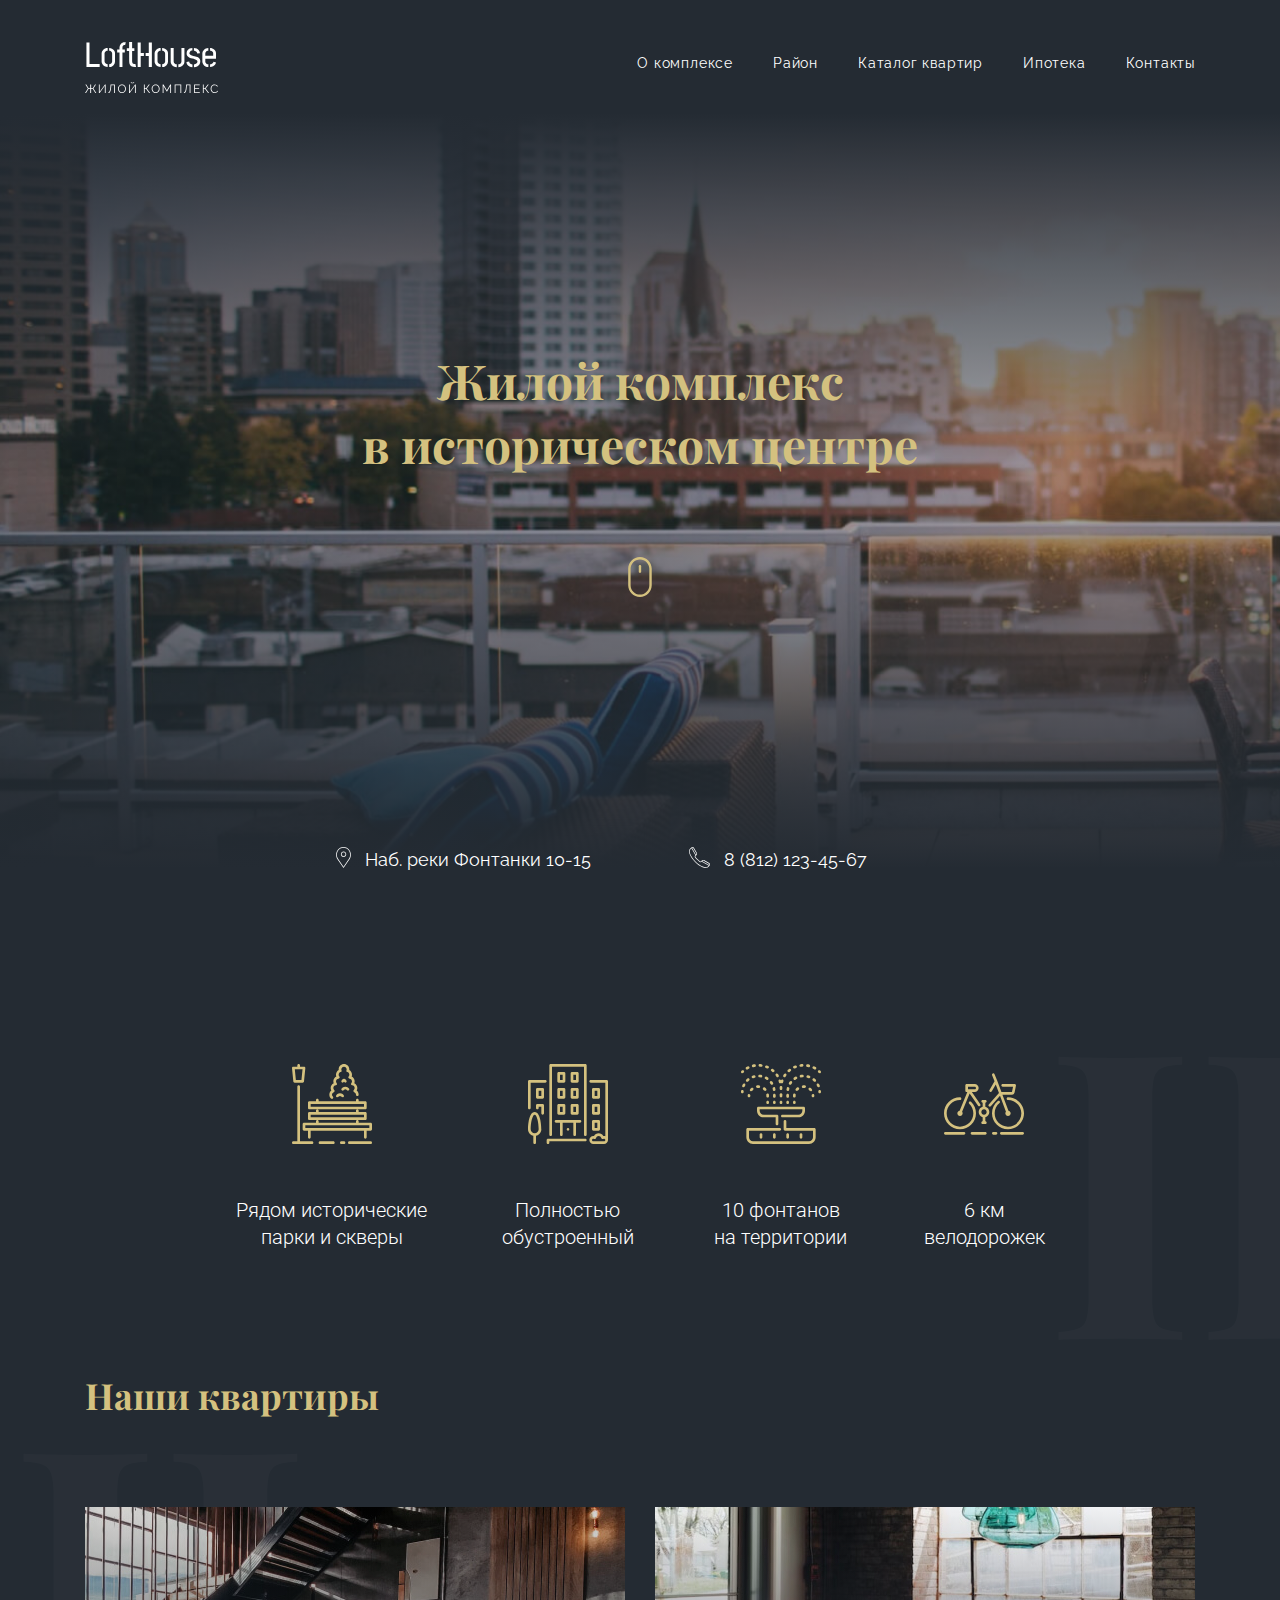
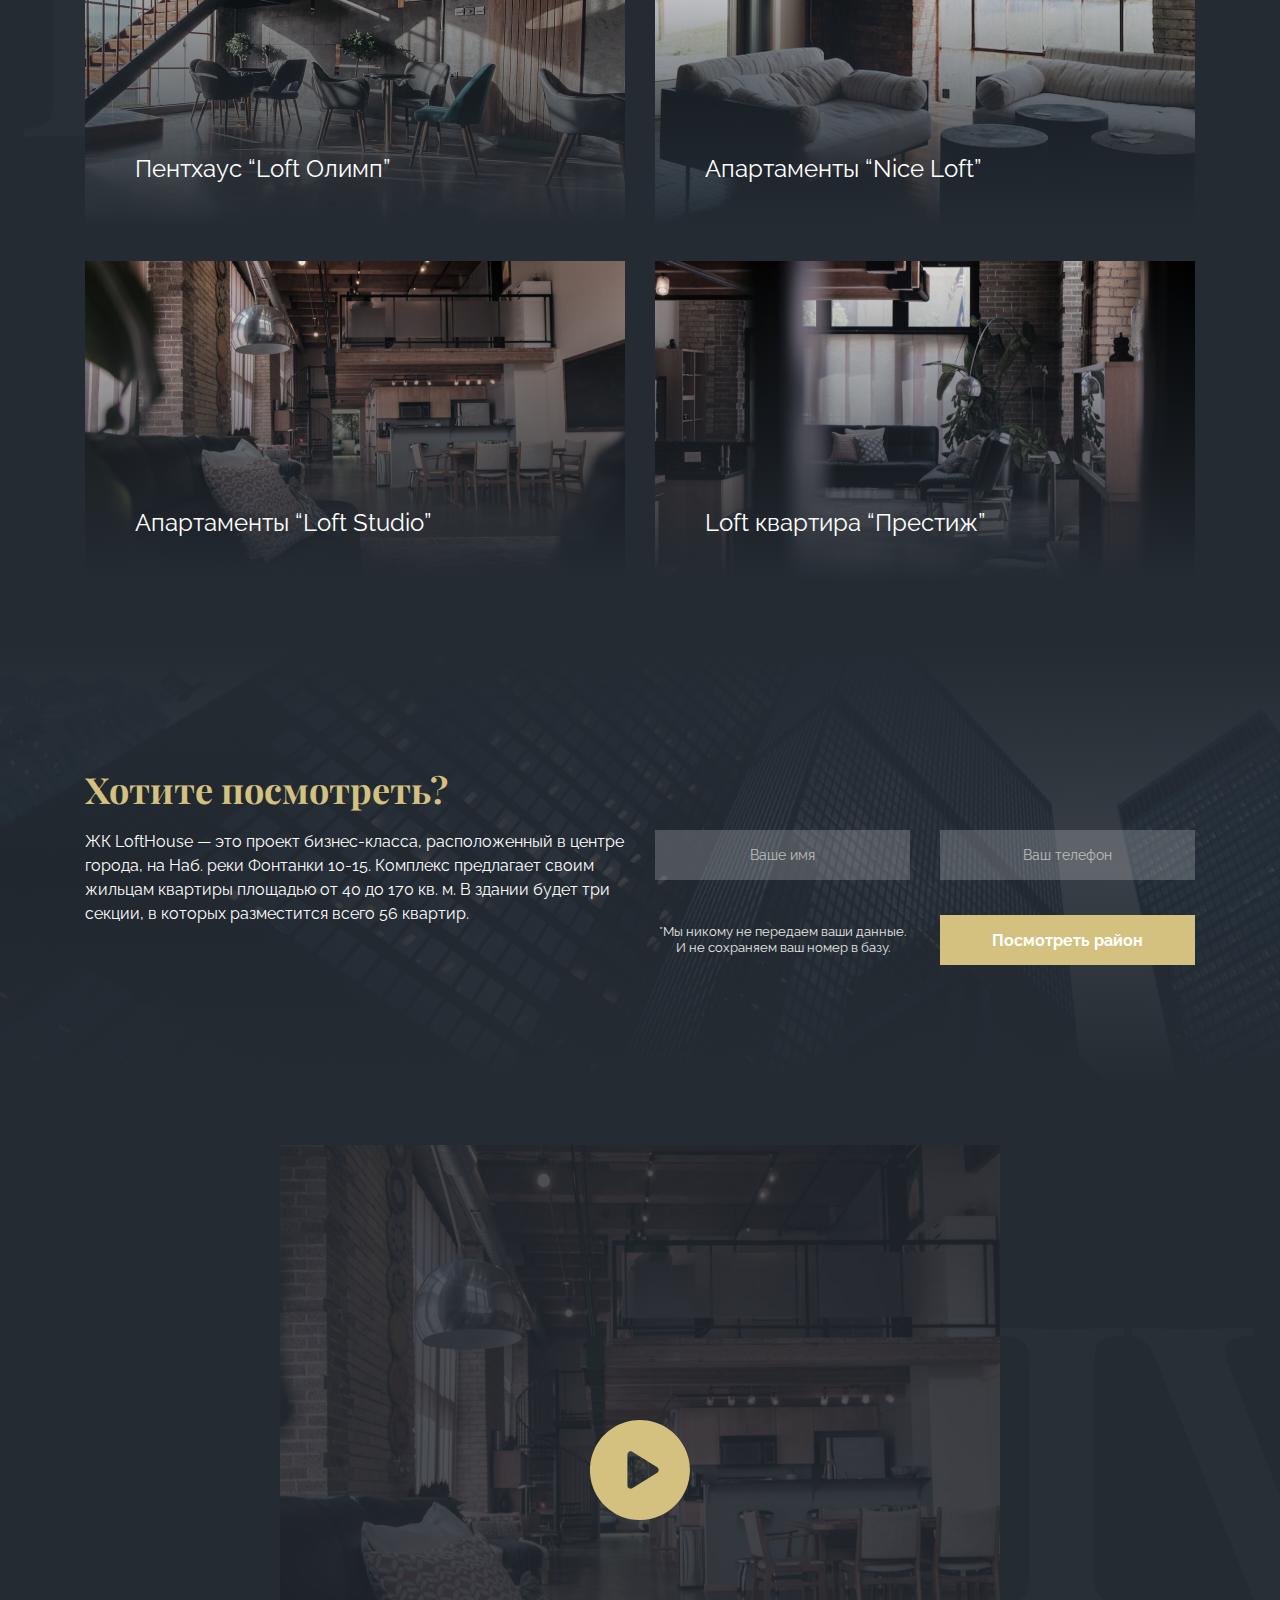
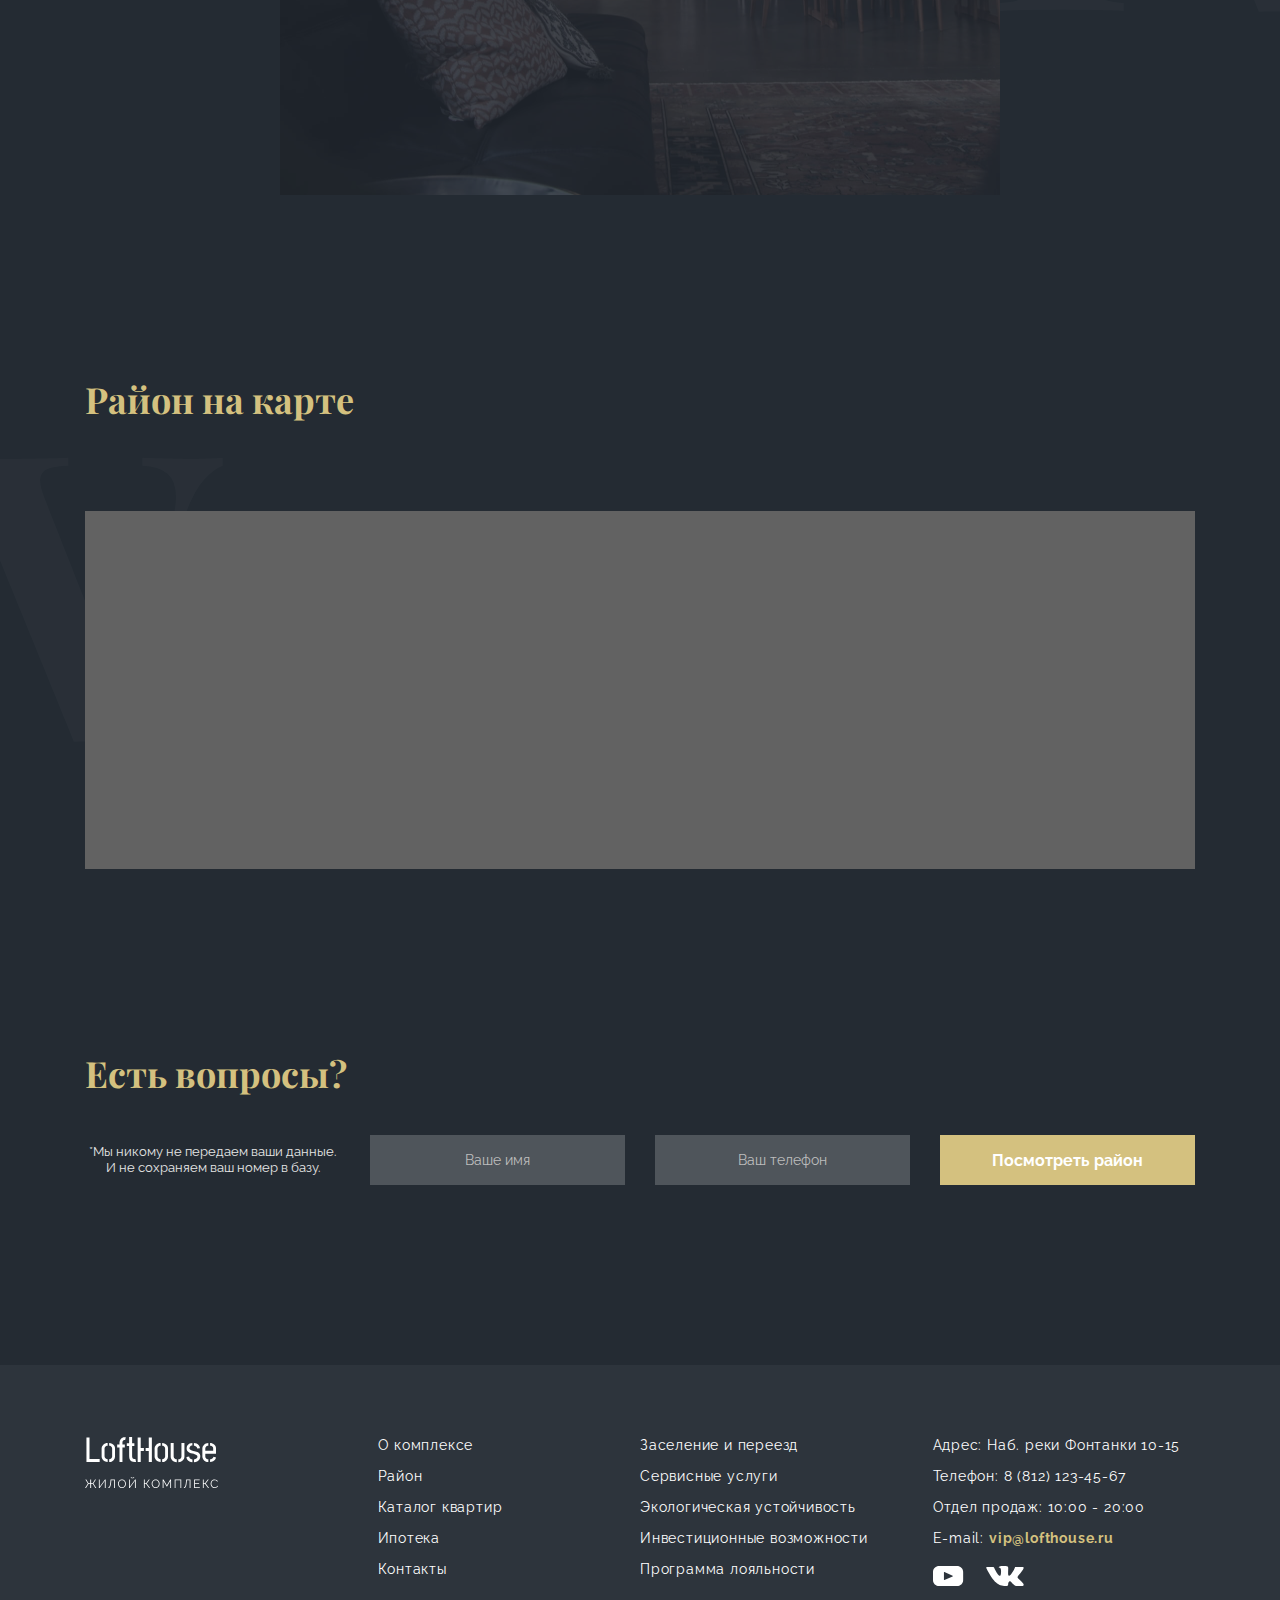
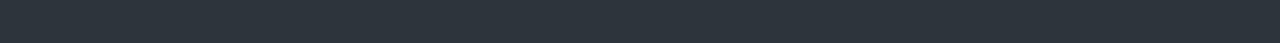
<file: index.html>
<!DOCTYPE html>
<html lang="ru">

<head>
  <meta charset="UTF-8">
  <meta name="viewport" content="width=device-width, initial-scale=1.0">
  <title>LoftHouse</title>
  <link rel="icon" type="image/svg+xml" href="./img/favicon.svg">
  <link rel="icon" type="image/png" href="./img/favicon.png">
  <link rel="stylesheet" href="./libs/youtubeLightbox/youtubeLightbox.css">
  <link rel="stylesheet" href="./css/main.css">
  <script defer src="https://api-maps.yandex.ru/2.1/?apikey=7bf9543b-506e-4ab7-9b66-268af2cc8e73&lang=ru_RU"
    type="text/javascript">
    </script>
  <script defer src="./libs/phoneMask/mask.js"></script>
  <script defer src="./libs/phoneMask/mask_list.js"></script>
  <script defer src="./libs/youtubeLightbox/youtubeLightbox.js"></script>
  <script defer src="./js/ymap.js"></script>
  <script defer src="./js/main.js"></script>
</head>

<body>
  <header class="header header_main">
    <div class="header__container container">
      <div class="header__top">
        <img class="header__logo" src="./img/logo.svg" alt="Логотип Loft House">
        <div class="header__nav">
          <nav class="nav">
            <ul class="nav__list">
              <li><a href="./html/about.html">О&nbsp;комплексе</a></li>
              <li><a href="./html/district.html">Район</a></li>
              <li><a href="./html/catalog.html">Каталог квартир</a></li>
              <li><a href="./html/mortgage.html">Ипотека</a></li>
              <li><a href="./html/contacts.html">Контакты</a></li>
            </ul>
          </nav>
        </div>

        <div class="header__nav-btn">
          <button class="nav-icon-btn nav-icon" aria-label="Открыть меню"></button>
        </div>
      </div>
      <h1 class="header__title header__title_index title-main">Жилой комплекс в&nbsp;историческом центре
        <a class="header__title-scroll" href="#benefits" aria-label="Перейти в следующий раздел"></a>
      </h1>
      <div class="header__footer">
        <a href="#district" class="info info_address"
          aria-label="Перейти в раздел с картой, чтобы посмотреть расположение ЖК">Наб. реки Фонтанки 10-15</a>
        <a href="tel:+78121234567" class="info info_phone" aria-label="Позвонить в отдел продаж Loft House">8 (812)
          123-45-67</a>
      </div>
    </div>
  </header>

  <main>
    <section id="benefits" class="benefits">
      <h2 class="visually-hidden">Преимущества ЖК</h2>
      <div class="container container_min">
        <ul class="benefits__list">
          <li class="benefits__item">
            <img src="./img/benefits/bench.svg" alt="" class="benefits__item-img">
            <p class="benefits__item-text">Рядом исторические парки и&nbsp;скверы</p>
          </li>
          <li class="benefits__item">
            <img src="./img/benefits/building.svg" alt="" class="benefits__item-img">
            <p class="benefits__item-text">Полностью обустроенный</p>
          </li>
          <li class="benefits__item">
            <img src="./img/benefits/fountain.svg" alt="" class="benefits__item-img">
            <p class="benefits__item-text">10&nbsp;фонтанов на&nbsp;территории</p>
          </li>
          <li class="benefits__item">
            <img src="./img/benefits/bicycle.svg" alt="" class="benefits__item-img">
            <p class="benefits__item-text">6&nbsp;км велодорожек</p>
          </li>
        </ul>
      </div>
    </section>

    <section id="catalog" class="apartments">
      <div class="container">
        <h2 class="apartments__title title-section">Наши квартиры</h2>
        <ul class="apartments__list">
          <li class="apartments__item">
            <a class="card" href="./html/catalog.html" aria-label="Перейти на страницу с каталогом квартир">
              <div class="card__descr">
                <h3 class="card__title">Пентхаус &ldquo;Loft Олимп&rdquo;</h3>
              </div>
              <img class="card__img" srcset="./img/apartments/01@2x.jpg 2x" src="./img/apartments/01.jpg"
                alt="Фотография пентхауса Loft Олимп">
            </a>
          </li>
          <li class="apartments__item">
            <a class="card" href="./html/catalog.html" aria-label="Перейти на страницу с каталогом квартир">
              <div class="card__descr">
                <h3 class="card__title">Апартаменты &ldquo;Nice Loft&rdquo;</h3>
              </div>
              <img class="card__img" srcset="./img/apartments/02@2x.jpg 2x" src="./img/apartments/02.jpg"
                alt="Фотография апартаментов Nice Loft">
            </a>
          </li>
          <li class="apartments__item">
            <a class="card" href="./html/catalog.html" aria-label="Перейти на страницу с каталогом квартир">
              <div class="card__descr">
                <h3 class="card__title">Апартаменты &ldquo;Loft Studio&rdquo;</h3>
              </div>
              <img class="card__img" srcset="./img/apartments/03@2x.jpg 2x" src="./img/apartments/03.jpg"
                alt="Фотография апартаментов Loft Studio">
            </a>
          </li>
          <li class="apartments__item">
            <a class="card" href="./html/catalog.html" aria-label="Перейти на страницу с каталогом квартир">
              <div class="card__descr">
                <h3 class="card__title">Loft квартира &ldquo;Престиж&rdquo;</h3>
              </div>
              <img class="card__img" srcset="./img/apartments/04@2x.jpg 2x" src="./img/apartments/04.jpg"
                alt="Фотография лофт квартиры Престиж">
            </a>
          </li>
        </ul>
      </div>
    </section>

    <section class="cta">
      <div class="container">
        <h2 class="cta__title title-section">Хотите посмотреть?</h2>
        <div class="cta__wrapper">
          <div class="cta__text">
            <p>
              ЖК&nbsp;LoftHouse&nbsp;&mdash; это проект бизнес-класса, расположенный в&nbsp;центре города,
              на&nbsp;Наб. реки Фонтанки 10-15. Комплекс предлагает своим жильцам квартиры площадью
              от&nbsp;40&nbsp;до&nbsp;170&nbsp;кв.&nbsp;м. В&nbsp;здании будет три секции, в&nbsp;которых
              разместится всего 56&nbsp;квартир.
            </p>
          </div>

          <form action="" class="cta__form form">
            <input type="text" class="form__input" placeholder="Ваше имя">
            <input data-tel-input type="tel" class="form__input" placeholder="Ваш телефон">

            <p class="form__privacy form__privacy_bottom">
              *Мы&nbsp;никому не&nbsp;передаем ваши данные.
              И&nbsp;не&nbsp;сохраняем ваш номер в&nbsp;базу.
            </p>

            <button type="submit" class="form__btn"
              aria-label="Отправить заявку, чтобы сотрудники Loft House связались с вами">Посмотреть район</button>
          </form>

        </div>
      </div>
    </section>

    <section class="video">
      <h2 class="visually-hidden">Видео про ЖК Loft House</h2>
      <div class="container">
        <a href="https://www.youtube.com/watch?v=jqw7fLpnuR8" data-youtubelightbox class="video__link"
          aria-label="Открыть видео с youtube">
          <img class="video__icon" src="./img/video/play.svg" alt="Иконка play">
          <img class="video__img" srcset="./img/video/video-img@2x.jpg 2x" src="./img/video/video-img@2x.jpg"
            alt="Кадр из видео про ЖК Loft House">
        </a>
      </div>
    </section>

    <section id="district" class="section-map section-map_index">
      <div class="container">
        <h2 class="section-map__title title-section">Район на&nbsp;карте</h2>
        <div class="section-map__map">
          <div id="map" class="map"></div>
        </div>
      </div>
    </section>

    <section class="feedback">
      <div class="container">
        <h2 class="feedback__title title-section">Есть вопросы?</h2>
        <form class="feedback__form form">
          <p class="form__privacy form__privacy_bottom">
            *Мы&nbsp;никому не&nbsp;передаем ваши данные.
            И&nbsp;не&nbsp;сохраняем ваш номер в&nbsp;базу.
          </p>

          <input type="text" class="form__input" placeholder="Ваше имя">
          <input data-tel-input type="tel" class="form__input" placeholder="Ваш телефон">
          <button type="submit" class="form__btn"
            aria-label="Отправить заявку, чтобы сотрудники Loft House связались с вами">Посмотреть район</button>
        </form>
      </div>
    </section>
  </main>

  <footer class="footer">
    <div class="container">
      <div class="footer__grid">
        <div class="footer__logo">
          <a href="#" aria-label="Перейти на главную страницу сайта">
            <img src="./img/logo.svg" alt="Логотип Loft House">
          </a>
        </div>
        <nav class="footer__nav">
          <ul class="footer__nav-list">
            <li class="footer__nav-item"><a href="./html/about.html">О&nbsp;комплексе</a></li>
            <li class="footer__nav-item"><a href="./html/district.html">Район</a></li>
            <li class="footer__nav-item"><a href="./html/catalog.html">Каталог квартир</a></li>
            <li class="footer__nav-item"><a href="./html/mortgage.html">Ипотека</a></li>
            <li class="footer__nav-item"><a href="./html/contacts.html">Контакты</a></li>
          </ul>
          <ul class="footer__nav-list">
            <li class="footer__nav-item"><a href="./html/moving.html">Заселение и&nbsp;переезд</a></li>
            <li class="footer__nav-item"><a href="./html/service.html">Сервисные услуги</a></li>
            <li class="footer__nav-item"><a href="./html/ecology.html">Экологическая устойчивость</a></li>
            <li class="footer__nav-item"><a href="./html/investments.html">Инвестиционные возможности</a></li>
            <li class="footer__nav-item"><a href="./html/loyalty.html">Программа лояльности </a></li>
          </ul>
        </nav>
        <div class="footer__contacts">
          <ul class="footer__address">
            <li class="footer__address-item">
              Адрес: Наб. реки Фонтанки 10-15
            </li>
            <li class="footer__address-item">
              Телефон: <a href="tel:+78121234567" aria-label="Позвонить в отдел продаж Loft House">8 (812) 123-45-67</a>
            </li>
            <li class="footer__address-item">
              Отдел продаж: 10:00 - 20:00
            </li>
            <li class="footer__address-item">
              E-mail: <a class="link-bold" href="mailto:vip@lofthouse.ru"
                aria-label="Написать e-mail">vip@lofthouse.ru</a>
            </li>
          </ul>
          <ul class="footer__socials social">
            <li>
              <a class="social__link" href="http://www.youtube.com" aria-label="Перейти на youtube канал Loft House">
                <svg class="social__icon" width="31" height="20" viewBox="0 0 31 20" xmlns="http://www.w3.org/2000/svg">
                  <path
                    d="M23.8927 0H6.26295C2.80401 0 0 2.62807 0 5.86998V14.13C0 17.3719 2.80401 20 6.26295 20H23.8927C27.3517 20 30.1557 17.3719 30.1557 14.13V5.86998C30.1557 2.62807 27.3517 0 23.8927 0ZM19.6571 10.4019L11.4111 14.088C11.1914 14.1862 10.9376 14.036 10.9376 13.8079V6.20534C10.9376 5.97396 11.1981 5.82399 11.4182 5.92859L19.6643 9.84507C19.9094 9.9615 19.9052 10.291 19.6571 10.4019Z" />
                </svg>
              </a>
            </li>
            <li>
              <a class="social__link" href="http://vk.ru" aria-label="Перейти в группу в ВК Loft House">
                <svg class="social__icon" width="38" height="20" viewBox="0 0 38 20" xmlns="http://www.w3.org/2000/svg">
                  <path
                    d="M37.483 18.0622C37.4377 17.9707 37.3955 17.8948 37.3563 17.834C36.7074 16.7387 35.4673 15.3942 33.6369 13.8002L33.5982 13.7637L33.5788 13.7458L33.5593 13.7275H33.5396C32.7089 12.9852 32.1828 12.4861 31.9625 12.2306C31.5594 11.7439 31.4691 11.2512 31.6894 10.752C31.8451 10.3749 32.4297 9.57835 33.442 8.3614C33.9745 7.71645 34.3962 7.19955 34.7076 6.81011C36.9537 4.01144 37.9275 2.22306 37.6287 1.44425L37.5127 1.26225C37.4348 1.15269 37.2336 1.05245 36.9094 0.961035C36.5844 0.869813 36.1691 0.854728 35.6627 0.915521L30.0546 0.95183C29.9638 0.921657 29.834 0.92447 29.665 0.961035C29.4962 0.997601 29.4118 1.01595 29.4118 1.01595L29.3142 1.06165L29.2367 1.11657C29.1718 1.15288 29.1003 1.21674 29.0224 1.30803C28.9448 1.39899 28.88 1.50575 28.8281 1.6274C28.2176 3.09967 27.5234 4.46851 26.7443 5.73386C26.2639 6.48838 25.8227 7.14227 25.4199 7.69593C25.0175 8.2494 24.68 8.65718 24.4075 8.91858C24.1347 9.18022 23.8885 9.38984 23.6674 9.54818C23.4466 9.70659 23.2781 9.77352 23.1614 9.74904C23.0444 9.72455 22.9342 9.70026 22.83 9.67597C22.6483 9.5664 22.5022 9.41739 22.3921 9.22881C22.2815 9.04023 22.207 8.80287 22.168 8.51693C22.1293 8.2308 22.1064 7.98469 22.0998 7.77776C22.0938 7.57109 22.0965 7.27875 22.1097 6.90159C22.1232 6.52424 22.1293 6.26892 22.1293 6.13506C22.1293 5.67262 22.1389 5.17074 22.1582 4.62929C22.1779 4.08784 22.1937 3.65883 22.207 3.34278C22.2203 3.02641 22.2264 2.6917 22.2264 2.33883C22.2264 1.98596 22.2035 1.70922 22.1582 1.50837C22.1135 1.30777 22.0448 1.11305 21.9543 0.924278C21.8632 0.735697 21.7299 0.589819 21.5551 0.486259C21.3798 0.382827 21.162 0.300747 20.9028 0.239761C20.2146 0.0938189 19.3384 0.0148707 18.2736 0.00259691C15.8591 -0.0216949 14.3076 0.124439 13.6196 0.440808C13.347 0.574476 13.1003 0.757112 12.8797 0.98814C12.646 1.25592 12.6134 1.40206 12.7821 1.4261C13.5611 1.53547 14.1126 1.79712 14.4372 2.21078L14.5542 2.42999C14.6452 2.58814 14.736 2.86813 14.827 3.26959C14.9177 3.67104 14.9763 4.11513 15.0021 4.60161C15.0669 5.48998 15.0669 6.25044 15.0021 6.88305C14.9371 7.51592 14.8757 8.00859 14.8171 8.36146C14.7585 8.71433 14.671 9.00027 14.5542 9.21922C14.4372 9.43823 14.3594 9.57209 14.3204 9.62067C14.2815 9.66926 14.249 9.69988 14.2232 9.71189C14.0545 9.7725 13.879 9.80337 13.6973 9.80337C13.5154 9.80337 13.2949 9.7181 13.0353 9.54767C12.7757 9.37724 12.5064 9.14315 12.2272 8.845C11.9481 8.54678 11.6332 8.13005 11.2826 7.59474C10.9322 7.05942 10.5687 6.42675 10.1922 5.69672L9.88071 5.16729C9.68598 4.82669 9.41998 4.33075 9.08243 3.67993C8.74468 3.02884 8.44615 2.39904 8.18662 1.79066C8.08288 1.53515 7.92703 1.34063 7.71935 1.20677L7.62188 1.15185C7.55709 1.10327 7.45308 1.05168 7.31039 0.996706C7.1675 0.941794 7.0184 0.902415 6.86249 0.878187L1.52685 0.914498C0.981621 0.914498 0.611676 1.03027 0.416881 1.26149L0.338923 1.37086C0.299978 1.43178 0.280334 1.52908 0.280334 1.663C0.280334 1.79686 0.31928 1.96115 0.397238 2.15568C1.17614 3.87145 2.02318 5.52617 2.93836 7.12009C3.85354 8.71402 4.64882 9.99796 5.32371 10.9708C5.99873 11.9443 6.68679 12.8631 7.38787 13.7268C8.08895 14.5907 8.55302 15.1444 8.78008 15.3876C9.00741 15.6313 9.18597 15.8135 9.31576 15.9351L9.80268 16.3731C10.1142 16.6652 10.5718 17.015 11.1754 17.4225C11.7793 17.8303 12.4478 18.2317 13.1812 18.6275C13.9148 19.0226 14.7683 19.3451 15.7421 19.5944C16.7157 19.8441 17.6633 19.9442 18.5851 19.8959H20.8246C21.2788 19.8591 21.6229 19.7253 21.8567 19.4943L21.9342 19.4028C21.9863 19.3302 22.0351 19.2173 22.0801 19.0655C22.1257 18.9134 22.1483 18.7459 22.1483 18.5636C22.135 18.0405 22.1775 17.5691 22.2746 17.1493C22.3717 16.7297 22.4823 16.4134 22.606 16.2003C22.7297 15.9874 22.8692 15.8078 23.0246 15.6622C23.1802 15.5162 23.2911 15.4278 23.3562 15.3974C23.4208 15.3668 23.4725 15.346 23.5114 15.3335C23.823 15.2362 24.1896 15.3305 24.612 15.6167C25.0339 15.9026 25.4297 16.2557 25.8 16.6753C26.17 17.0953 26.6145 17.5665 27.1337 18.0896C27.6532 18.6129 28.1075 19.0018 28.4968 19.2577L28.8861 19.4767C29.1461 19.6229 29.4837 19.7567 29.8992 19.8784C30.3139 20 30.6773 20.0304 30.9894 19.9696L35.9743 19.8967C36.4673 19.8967 36.851 19.8202 37.1231 19.6684C37.3958 19.5163 37.5578 19.3488 37.6101 19.1665C37.6622 18.9841 37.665 18.7771 37.6199 18.5457C37.5738 18.3148 37.5283 18.1534 37.483 18.0622Z" />
                </svg>
              </a>
            </li>
          </ul>
        </div>

      </div>
    </div>
  </footer>

  <div id="youtubelightbox" class="youtubelightbox">
    <div class="youtubelightbox__centeredchild">
      <div class="youtubelightbox__videowrapper">
        <div id="youtubelightboxPlayer"></div>
      </div>
    </div>
  </div>
</body>

</html>
</file>
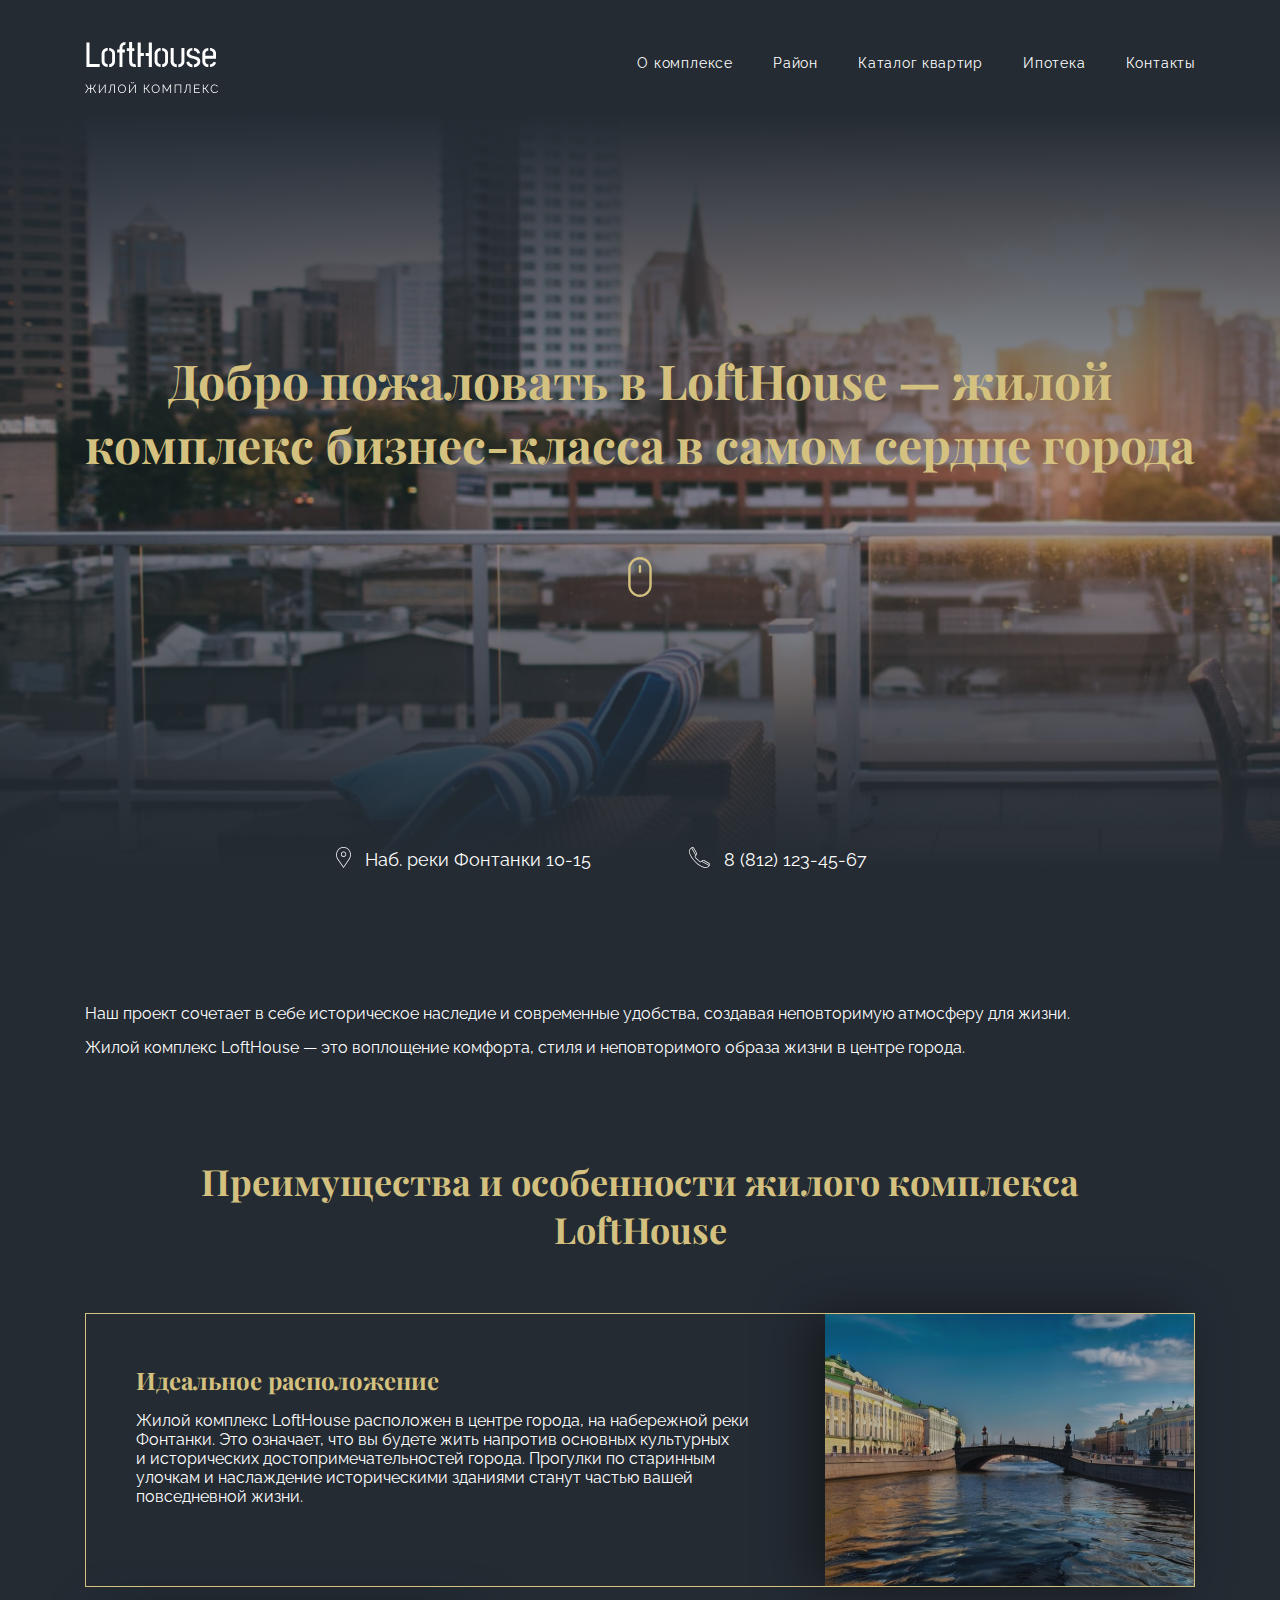
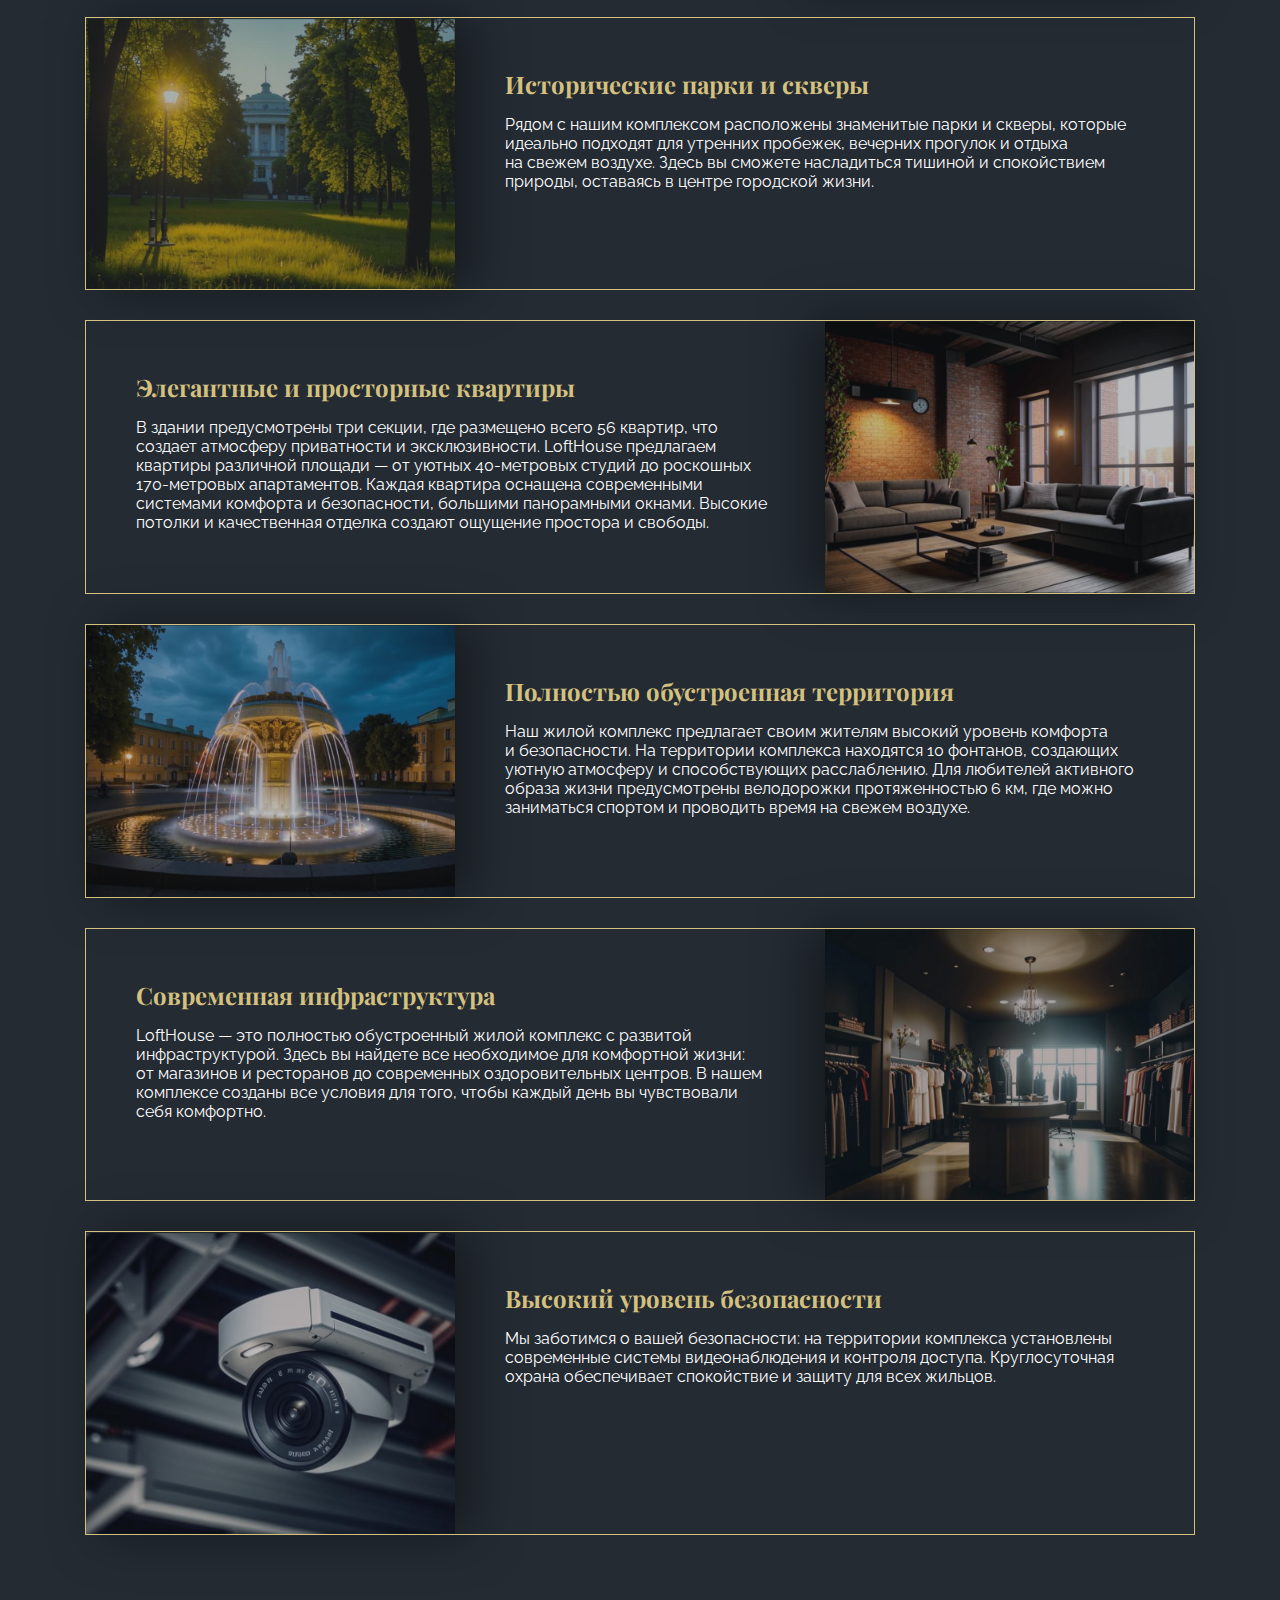
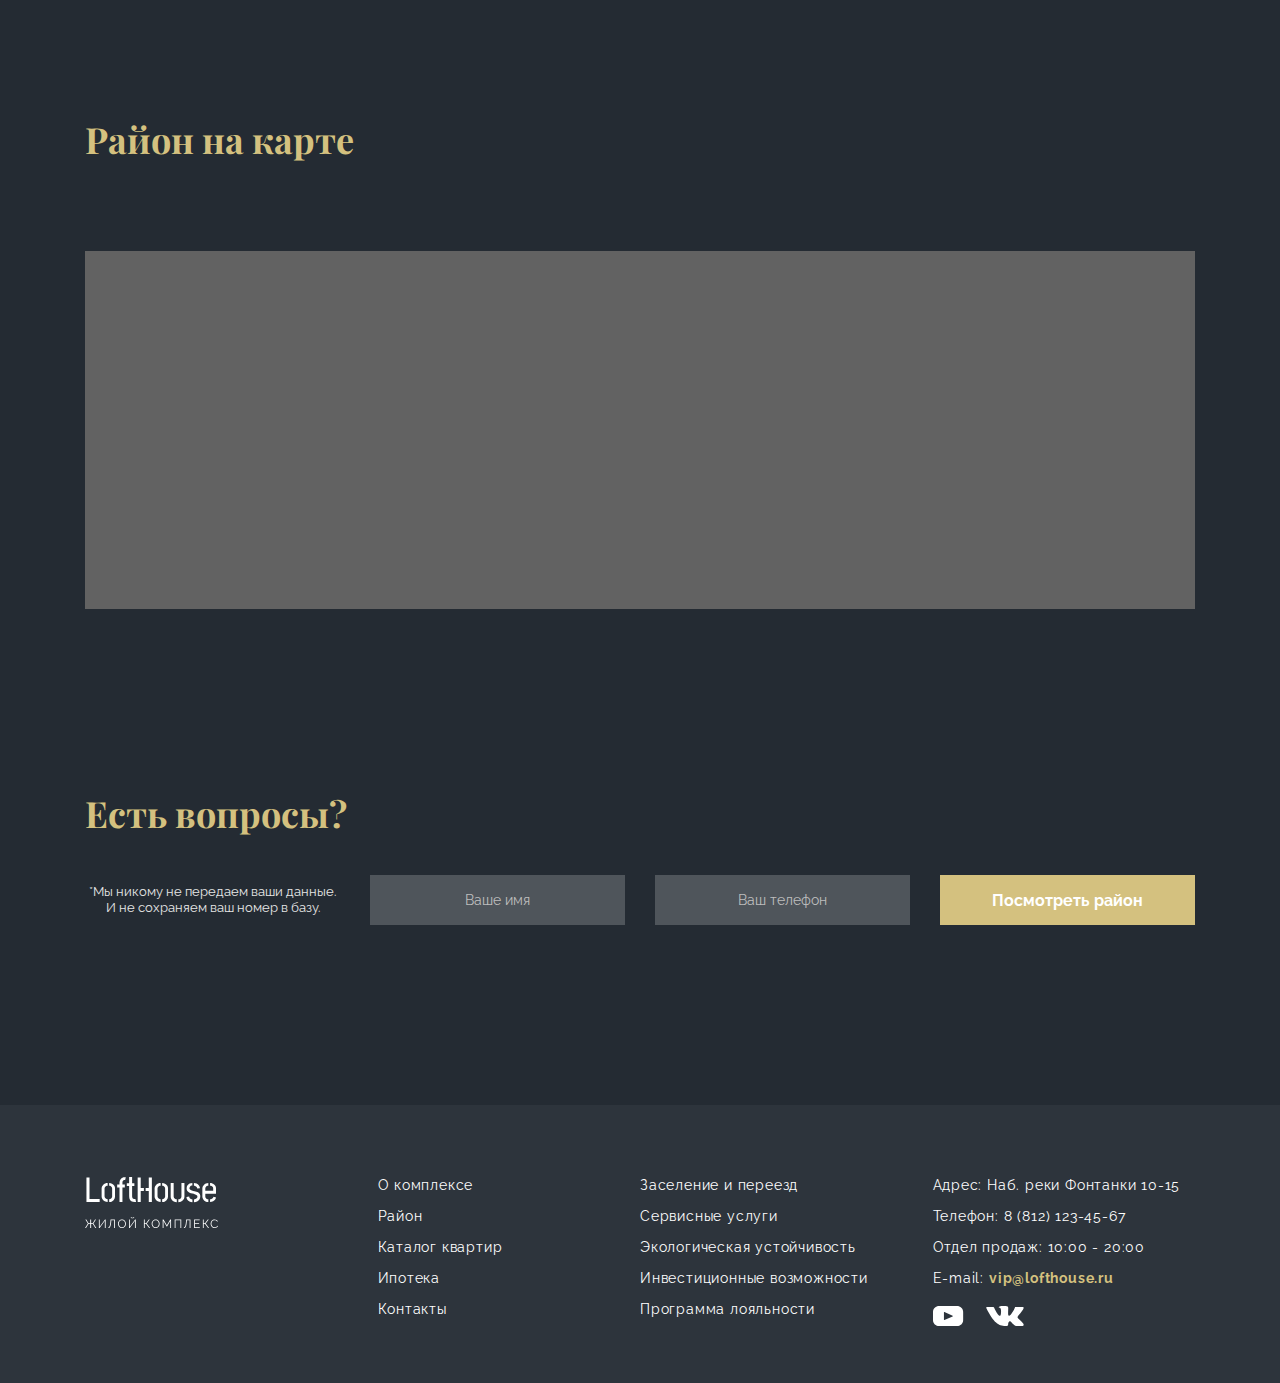
<file: html/about.html>
<!DOCTYPE html>
<html lang="ru">

<head>
  <meta charset="UTF-8">
  <meta name="viewport" content="width=device-width, initial-scale=1.0">
  <title>О ЖК LoftHouse</title>
  <link rel="icon" type="image/svg+xml" href="./../img/favicon.svg">
  <link rel="icon" type="image/png" href="./../img/favicon.png">
  <link rel="stylesheet" href="./../css/main.css">
  <script defer src="https://api-maps.yandex.ru/2.1/?apikey=7bf9543b-506e-4ab7-9b66-268af2cc8e73&lang=ru_RU"
    type="text/javascript">
    </script>
  <script defer src="./../libs/phoneMask/mask.js"></script>
  <script defer src="./../libs/phoneMask/mask_list.js"></script>
  <script defer src="./../js/ymap.js"></script>
  <script defer src="./../js/main.js"></script>
</head>

<body>
  <header class="header header_main">
    <div class="header__container container">
      <div class="header__top">
        <a href="./../index.html" aria-label="Перейти на главную страницу сайта">
          <img class="header__logo" src="./../img/logo.svg" alt="Логотип Loft House">
        </a>
        <div class="header__nav">
          <nav class="nav">
            <ul class="nav__list">
              <li><a href="#!">О&nbsp;комплексе</a></li>
              <li><a href="./../html/district.html">Район</a></li>
              <li><a href="./../html/catalog.html">Каталог квартир</a></li>
              <li><a href="./../html/mortgage.html">Ипотека</a></li>
              <li><a href="./../html/contacts.html">Контакты</a></li>
            </ul>
          </nav>
        </div>

        <div class="header__nav-btn">
          <button class="nav-icon-btn nav-icon" aria-label="Открыть меню"></button>
        </div>
      </div>

      <h1 class="header__title title-main header__title-about">Добро пожаловать в LoftHouse — жилой комплекс
        бизнес-класса в самом сердце города
        <a class="header__title-scroll" href="#about" aria-label="Перейти в следующий раздел"></a>
      </h1>
      <div class="header__footer">
        <a href="#district" class="info info_address"
          aria-label="Перейти в раздел с картой, чтобы посмотреть расположение ЖК">Наб. реки Фонтанки 10-15</a>
        <a href="tel:+78121234567" class="info info_phone" aria-label="Позвонить в отдел продаж Loft House">8 (812)
          123-45-67</a>
      </div>
    </div>
  </header>

  <main>
    <section id="about" class="about">
      <div class="container">
        <h2 class="visually-hidden">Информация о ЖК LoftHouse</h2>
        <p class="about__text">
          Наш проект сочетает в себе историческое наследие и современные удобства, создавая неповторимую
          атмосферу для
          жизни.
        </p>
        <p class="about__text">
          Жилой комплекс LoftHouse — это воплощение комфорта, стиля и неповторимого образа жизни в центре
          города.
        </p>
      </div>
    </section>

    <section class="advantages">
      <div class="container">
        <h2 class="advantages__title title-section">Преимущества и особенности жилого комплекса LoftHouse</h2>
        <ul class="advantages__list">
          <li class="advantages__item advantages__item_descr-left">
            <div class="advantages__descr">
              <h3 class="advantages__item-title title-item">Идеальное расположение</h3>
              <p class="advantages__item-text">
                Жилой комплекс LoftHouse расположен в&nbsp;центре города, на&nbsp;набережной реки Фонтанки.
                Это
                означает, что вы&nbsp;будете жить
                напротив основных культурных и&nbsp;исторических достопримечательностей города. Прогулки
                по&nbsp;старинным улочкам и&nbsp;наслаждение
                историческими зданиями станут частью вашей повседневной жизни.
              </p>
            </div>
            <div class="advantages__img-wrapper">
              <img class="advantages__img" src="./../img/advantages/panorama.jpg" alt="">
            </div>
          </li>
          <li class="advantages__item advantages__item_descr-right">
            <div class="advantages__descr">
              <h3 class="advantages__item-title title-item">Исторические парки и&nbsp;скверы</h3>
              <p class="advantages__item-text">
                Рядом с&nbsp;нашим комплексом расположены знаменитые парки и&nbsp;скверы, которые идеально
                подходят для утренних пробежек,
                вечерних прогулок и&nbsp;отдыха на&nbsp;свежем воздухе. Здесь вы&nbsp;сможете насладиться
                тишиной и&nbsp;спокойствием природы, оставаясь в
                центре городской жизни.
              </p>
            </div>
            <div class="advantages__img-wrapper">
              <img class="advantages__img" src="./../img/advantages/park.png" alt="">
            </div>
          </li>
          <li class="advantages__item advantages__item_descr-left">
            <div class="advantages__descr">
              <h3 class="advantages__item-title title-item">Элегантные и&nbsp;просторные квартиры</h3>
              <p class="advantages__item-text">
                В&nbsp;здании предусмотрены три секции, где
                размещено всего 56&nbsp;квартир, что создает атмосферу приватности и&nbsp;эксклюзивности.
                LoftHouse&nbsp;предлагаем квартиры различной площади&nbsp;&mdash; от&nbsp;уютных 40-метровых студий
                до&nbsp;роскошных 170-метровых апартаментов. Каждая квартира оснащена современными системами
                комфорта и&nbsp;безопасности, большими панорамными окнами. Высокие потолки
                и&nbsp;качественная отделка создают ощущение простора и&nbsp;свободы.
              </p>
            </div>
            <div class="advantages__img-wrapper">
              <img class="advantages__img" src="./../img/advantages/interior.png" alt="">
            </div>
          </li>
          <li class="advantages__item advantages__item_descr-right">
            <div class="advantages__descr">
              <h3 class="advantages__item-title title-item">Полностью обустроенная территория</h3>
              <p class="advantages__item-text">
                Наш жилой комплекс предлагает своим жителям высокий уровень комфорта и&nbsp;безопасности.
                На&nbsp;территории комплекса находятся
                10&nbsp;фонтанов, создающих уютную атмосферу и&nbsp;способствующих расслаблению. Для
                любителей активного образа жизни
                предусмотрены велодорожки протяженностью 6&nbsp;км, где можно заниматься спортом
                и&nbsp;проводить время на&nbsp;свежем воздухе.
              </p>
            </div>
            <div class="advantages__img-wrapper">
              <img class="advantages__img" src="./../img/advantages/fountain.png" alt="">
            </div>
          </li>
          <li class="advantages__item advantages__item_descr-left">
            <div class="advantages__descr">
              <h3 class="advantages__item-title title-item">Современная инфраструктура</h3>
              <p class="advantages__item-text">
                LoftHouse&nbsp;&mdash; это полностью обустроенный жилой комплекс с&nbsp;развитой
                инфраструктурой. Здесь вы&nbsp;найдете все необходимое для
                комфортной жизни: от&nbsp;магазинов и&nbsp;ресторанов до&nbsp;современных оздоровительных
                центров. В&nbsp;нашем комплексе созданы все
                условия для того, чтобы каждый день вы&nbsp;чувствовали себя комфортно.
              </p>
            </div>
            <div class="advantages__img-wrapper">
              <img class="advantages__img" src="./../img/advantages/boutique.png" alt="">
            </div>
          </li>
          <li class="advantages__item advantages__item_descr-right">
            <div class="advantages__descr">
              <h3 class="advantages__item-title title-item">Высокий уровень безопасности</h3>
              <p class="advantages__item-text">
                Мы&nbsp;заботимся о&nbsp;вашей безопасности: на&nbsp;территории комплекса установлены
                современные системы видеонаблюдения и&nbsp;контроля доступа. Круглосуточная охрана
                обеспечивает спокойствие и&nbsp;защиту для всех жильцов.
              </p>
            </div>
            <div class="advantages__img-wrapper">
              <img class="advantages__img" src="./../img/advantages/video.png" alt="">
            </div>
          </li>
        </ul>
      </div>
    </section>

    <section id="district" class="section-map">
      <div class="container">
        <h2 class="section-map__title title-section">Район на&nbsp;карте</h2>
        <div class="section-map__map">
          <div id="map" class="map"></div>
        </div>
      </div>
    </section>

    <section class="feedback">
      <div class="container">
        <h2 class="feedback__title title-section">Есть вопросы?</h2>
        <form class="feedback__form form">
          <p class="form__privacy form__privacy_bottom">
            *Мы&nbsp;никому не&nbsp;передаем ваши данные.
            И&nbsp;не&nbsp;сохраняем ваш номер в&nbsp;базу.
          </p>

          <input type="text" class="form__input" placeholder="Ваше имя">
          <input data-tel-input type="tel" class="form__input" placeholder="Ваш телефон">
          <button type="submit" class="form__btn"
            aria-label="Отправить заявку, чтобы сотрудники Loft House связались с вами">Посмотреть район</button>
        </form>
      </div>
    </section>
  </main>

  <footer class="footer">
    <div class="container">
      <div class="footer__grid">
        <div class="footer__logo">
          <a href="./../index.html" aria-label="Перейти на главную страницу сайта">
            <img src="./../img/logo.svg" alt="Логотип Loft House">
          </a>
        </div>
        <nav class="footer__nav">
          <ul class="footer__nav-list">
            <li class="footer__nav-item"><a href="./../html/about.html">О&nbsp;комплексе</a></li>
            <li class="footer__nav-item"><a href="./../html/district.html">Район</a></li>
            <li class="footer__nav-item"><a href="./../html/catalog.html">Каталог квартир</a></li>
            <li class="footer__nav-item"><a href="./../html/mortgage.html">Ипотека</a></li>
            <li class="footer__nav-item"><a href="./../html/contacts.html">Контакты</a></li>
          </ul>
          <ul class="footer__nav-list">
            <li class="footer__nav-item"><a href="./../html/moving.html">Заселение и&nbsp;переезд</a></li>
            <li class="footer__nav-item"><a href="./../html/service.html">Сервисные услуги</a></li>
            <li class="footer__nav-item"><a href="./../html/ecology.html">Экологическая устойчивость</a>
            </li>
            <li class="footer__nav-item"><a href="./../html/investments.html">Инвестиционные возможности</a>
            </li>
            <li class="footer__nav-item"><a href="./../html/loyalty.html">Программа лояльности </a></li>
          </ul>
        </nav>
        <div class="footer__contacts">
          <ul class="footer__address">
            <li class="footer__address-item">
              Адрес: Наб. реки Фонтанки 10-15
            </li>
            <li class="footer__address-item">
              Телефон: <a href="tel:+78121234567" aria-label="Позвонить в отдел продаж Loft House">8 (812) 123-45-67</a>
            </li>
            <li class="footer__address-item">
              Отдел продаж: 10:00 - 20:00
            </li>
            <li class="footer__address-item">
              E-mail: <a class="link-bold" href="mailto:vip@lofthouse.ru"
                aria-label="Написать e-mail">vip@lofthouse.ru</a>
            </li>
          </ul>
          <ul class="footer__socials social">
            <li>
              <a class="social__link" href="http://www.youtube.com" aria-label="Перейти на youtube канал Loft House">
                <svg class="social__icon" width="31" height="20" viewBox="0 0 31 20" xmlns="http://www.w3.org/2000/svg">
                  <path
                    d="M23.8927 0H6.26295C2.80401 0 0 2.62807 0 5.86998V14.13C0 17.3719 2.80401 20 6.26295 20H23.8927C27.3517 20 30.1557 17.3719 30.1557 14.13V5.86998C30.1557 2.62807 27.3517 0 23.8927 0ZM19.6571 10.4019L11.4111 14.088C11.1914 14.1862 10.9376 14.036 10.9376 13.8079V6.20534C10.9376 5.97396 11.1981 5.82399 11.4182 5.92859L19.6643 9.84507C19.9094 9.9615 19.9052 10.291 19.6571 10.4019Z" />
                </svg>
              </a>
            </li>
            <li>
              <a class="social__link" href="http://vk.ru" aria-label="Перейти в группу в ВК Loft House">
                <svg class="social__icon" width="38" height="20" viewBox="0 0 38 20" xmlns="http://www.w3.org/2000/svg">
                  <path
                    d="M37.483 18.0622C37.4377 17.9707 37.3955 17.8948 37.3563 17.834C36.7074 16.7387 35.4673 15.3942 33.6369 13.8002L33.5982 13.7637L33.5788 13.7458L33.5593 13.7275H33.5396C32.7089 12.9852 32.1828 12.4861 31.9625 12.2306C31.5594 11.7439 31.4691 11.2512 31.6894 10.752C31.8451 10.3749 32.4297 9.57835 33.442 8.3614C33.9745 7.71645 34.3962 7.19955 34.7076 6.81011C36.9537 4.01144 37.9275 2.22306 37.6287 1.44425L37.5127 1.26225C37.4348 1.15269 37.2336 1.05245 36.9094 0.961035C36.5844 0.869813 36.1691 0.854728 35.6627 0.915521L30.0546 0.95183C29.9638 0.921657 29.834 0.92447 29.665 0.961035C29.4962 0.997601 29.4118 1.01595 29.4118 1.01595L29.3142 1.06165L29.2367 1.11657C29.1718 1.15288 29.1003 1.21674 29.0224 1.30803C28.9448 1.39899 28.88 1.50575 28.8281 1.6274C28.2176 3.09967 27.5234 4.46851 26.7443 5.73386C26.2639 6.48838 25.8227 7.14227 25.4199 7.69593C25.0175 8.2494 24.68 8.65718 24.4075 8.91858C24.1347 9.18022 23.8885 9.38984 23.6674 9.54818C23.4466 9.70659 23.2781 9.77352 23.1614 9.74904C23.0444 9.72455 22.9342 9.70026 22.83 9.67597C22.6483 9.5664 22.5022 9.41739 22.3921 9.22881C22.2815 9.04023 22.207 8.80287 22.168 8.51693C22.1293 8.2308 22.1064 7.98469 22.0998 7.77776C22.0938 7.57109 22.0965 7.27875 22.1097 6.90159C22.1232 6.52424 22.1293 6.26892 22.1293 6.13506C22.1293 5.67262 22.1389 5.17074 22.1582 4.62929C22.1779 4.08784 22.1937 3.65883 22.207 3.34278C22.2203 3.02641 22.2264 2.6917 22.2264 2.33883C22.2264 1.98596 22.2035 1.70922 22.1582 1.50837C22.1135 1.30777 22.0448 1.11305 21.9543 0.924278C21.8632 0.735697 21.7299 0.589819 21.5551 0.486259C21.3798 0.382827 21.162 0.300747 20.9028 0.239761C20.2146 0.0938189 19.3384 0.0148707 18.2736 0.00259691C15.8591 -0.0216949 14.3076 0.124439 13.6196 0.440808C13.347 0.574476 13.1003 0.757112 12.8797 0.98814C12.646 1.25592 12.6134 1.40206 12.7821 1.4261C13.5611 1.53547 14.1126 1.79712 14.4372 2.21078L14.5542 2.42999C14.6452 2.58814 14.736 2.86813 14.827 3.26959C14.9177 3.67104 14.9763 4.11513 15.0021 4.60161C15.0669 5.48998 15.0669 6.25044 15.0021 6.88305C14.9371 7.51592 14.8757 8.00859 14.8171 8.36146C14.7585 8.71433 14.671 9.00027 14.5542 9.21922C14.4372 9.43823 14.3594 9.57209 14.3204 9.62067C14.2815 9.66926 14.249 9.69988 14.2232 9.71189C14.0545 9.7725 13.879 9.80337 13.6973 9.80337C13.5154 9.80337 13.2949 9.7181 13.0353 9.54767C12.7757 9.37724 12.5064 9.14315 12.2272 8.845C11.9481 8.54678 11.6332 8.13005 11.2826 7.59474C10.9322 7.05942 10.5687 6.42675 10.1922 5.69672L9.88071 5.16729C9.68598 4.82669 9.41998 4.33075 9.08243 3.67993C8.74468 3.02884 8.44615 2.39904 8.18662 1.79066C8.08288 1.53515 7.92703 1.34063 7.71935 1.20677L7.62188 1.15185C7.55709 1.10327 7.45308 1.05168 7.31039 0.996706C7.1675 0.941794 7.0184 0.902415 6.86249 0.878187L1.52685 0.914498C0.981621 0.914498 0.611676 1.03027 0.416881 1.26149L0.338923 1.37086C0.299978 1.43178 0.280334 1.52908 0.280334 1.663C0.280334 1.79686 0.31928 1.96115 0.397238 2.15568C1.17614 3.87145 2.02318 5.52617 2.93836 7.12009C3.85354 8.71402 4.64882 9.99796 5.32371 10.9708C5.99873 11.9443 6.68679 12.8631 7.38787 13.7268C8.08895 14.5907 8.55302 15.1444 8.78008 15.3876C9.00741 15.6313 9.18597 15.8135 9.31576 15.9351L9.80268 16.3731C10.1142 16.6652 10.5718 17.015 11.1754 17.4225C11.7793 17.8303 12.4478 18.2317 13.1812 18.6275C13.9148 19.0226 14.7683 19.3451 15.7421 19.5944C16.7157 19.8441 17.6633 19.9442 18.5851 19.8959H20.8246C21.2788 19.8591 21.6229 19.7253 21.8567 19.4943L21.9342 19.4028C21.9863 19.3302 22.0351 19.2173 22.0801 19.0655C22.1257 18.9134 22.1483 18.7459 22.1483 18.5636C22.135 18.0405 22.1775 17.5691 22.2746 17.1493C22.3717 16.7297 22.4823 16.4134 22.606 16.2003C22.7297 15.9874 22.8692 15.8078 23.0246 15.6622C23.1802 15.5162 23.2911 15.4278 23.3562 15.3974C23.4208 15.3668 23.4725 15.346 23.5114 15.3335C23.823 15.2362 24.1896 15.3305 24.612 15.6167C25.0339 15.9026 25.4297 16.2557 25.8 16.6753C26.17 17.0953 26.6145 17.5665 27.1337 18.0896C27.6532 18.6129 28.1075 19.0018 28.4968 19.2577L28.8861 19.4767C29.1461 19.6229 29.4837 19.7567 29.8992 19.8784C30.3139 20 30.6773 20.0304 30.9894 19.9696L35.9743 19.8967C36.4673 19.8967 36.851 19.8202 37.1231 19.6684C37.3958 19.5163 37.5578 19.3488 37.6101 19.1665C37.6622 18.9841 37.665 18.7771 37.6199 18.5457C37.5738 18.3148 37.5283 18.1534 37.483 18.0622Z" />
                </svg>
              </a>
            </li>
          </ul>
        </div>

      </div>
    </div>
  </footer>



</body>

</html>
</file>
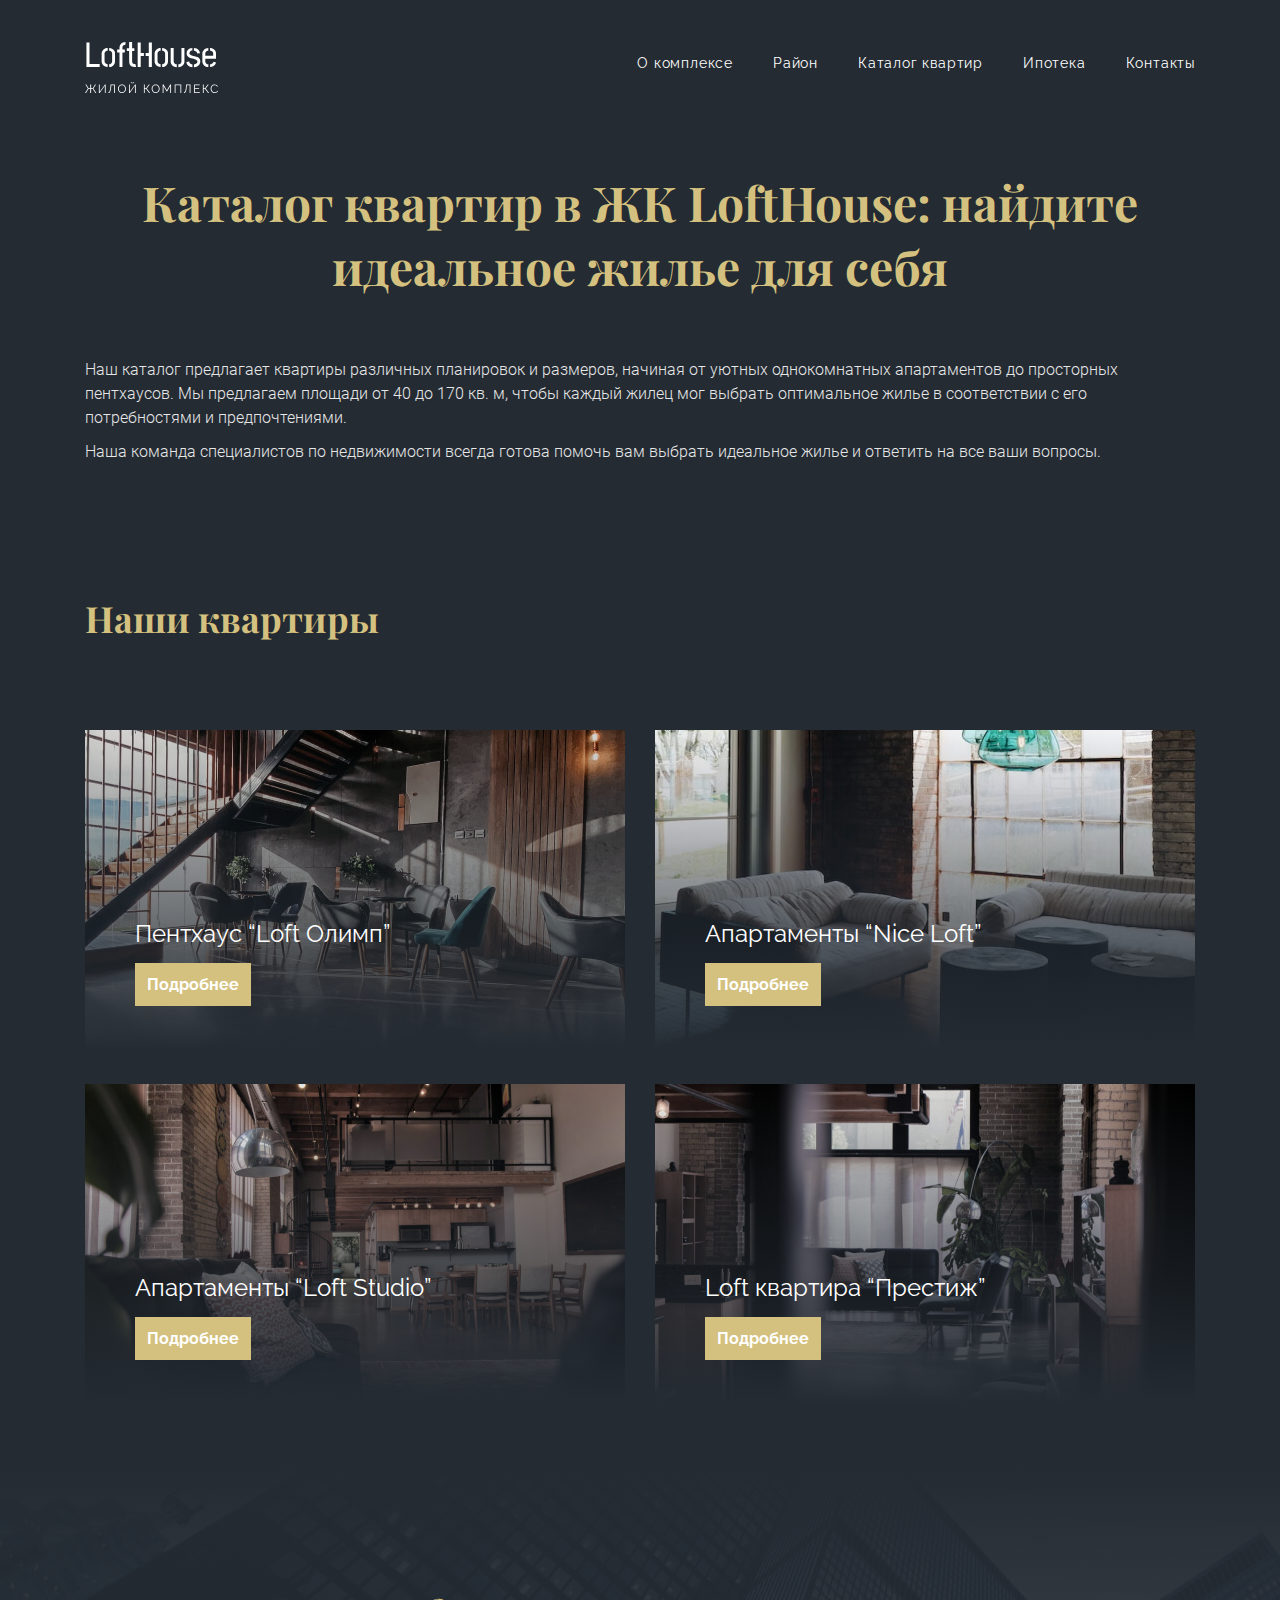
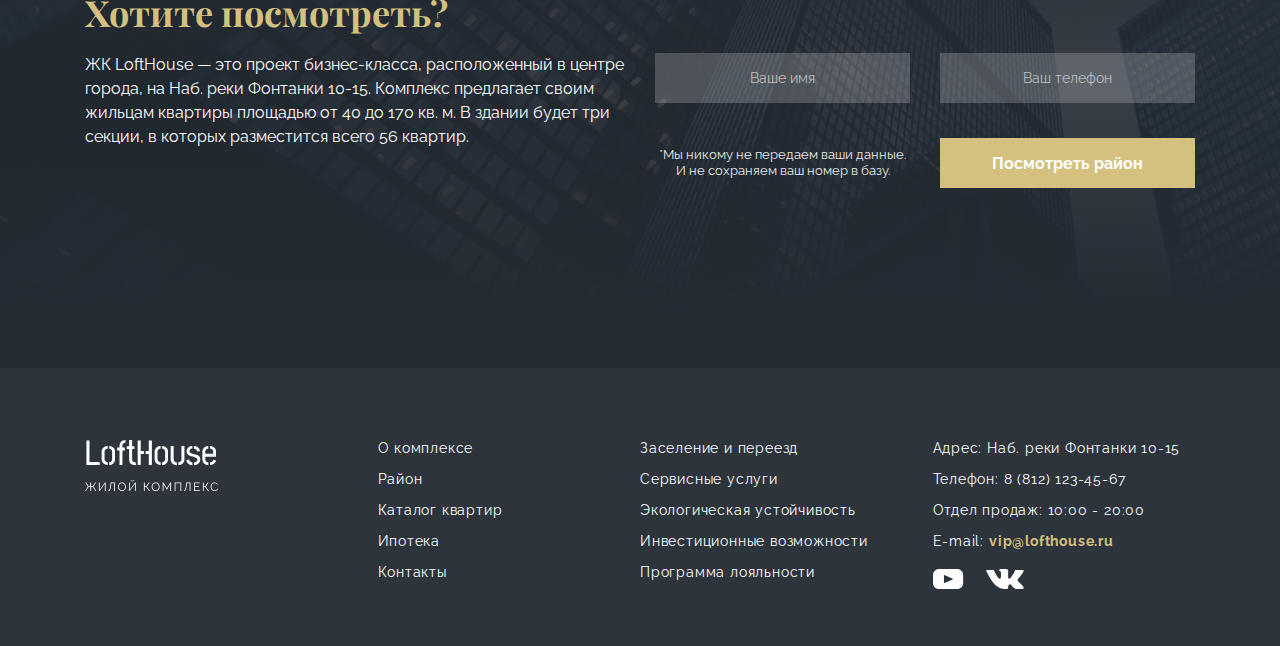
<file: html/catalog.html>
<!DOCTYPE html>
<html lang="ru">

<head>
  <meta charset="UTF-8">
  <meta name="viewport" content="width=device-width, initial-scale=1.0">
  <title>Каталог ЖК LoftHouse</title>
  <link rel="icon" type="image/svg+xml" href="./../img/favicon.svg">
  <link rel="icon" type="image/png" href="./../img/favicon.png">
  <link rel="stylesheet" href="./../css/main.css">
  <script defer src="./../libs/phoneMask/mask.js"></script>
  <script defer src="./../libs/phoneMask/mask_list.js"></script>
  <script defer src="./../js/main.js"></script>
  <script defer src="./../js/catalog-modal.js"></script>
</head>

<body>
  <header class="header">
    <div class="header__container container">
      <div class="header__top">
        <a href="./../index.html" aria-label="Перейти на главную страницу сайта">
          <img class="header__logo" src="./../img/logo.svg" alt="Логотип Loft House">
        </a>
        <div class="header__nav">
          <nav class="nav">
            <ul class="nav__list">
              <li><a href="./../html/about.html">О&nbsp;комплексе</a></li>
              <li><a href="./../html/district.html">Район</a></li>
              <li><a href="#!">Каталог квартир</a></li>
              <li><a href="./../html/mortgage.html">Ипотека</a></li>
              <li><a href="./../html/contacts.html">Контакты</a></li>
            </ul>
          </nav>
        </div>

        <div class="header__nav-btn">
          <button class="nav-icon-btn nav-icon" aria-label="Открыть меню"></button>
        </div>
      </div>
    </div>
  </header>

  <main>
    <section class="catalog-header">
      <div class="container">
        <h1 class="catalog-header__title title-main">Каталог квартир в&nbsp;ЖК&nbsp;LoftHouse: найдите идеальное
          жилье для себя</h1>
        <p class="catalog-header__text">
          Наш каталог предлагает квартиры различных планировок и&nbsp;размеров, начиная от&nbsp;уютных
          однокомнатных апартаментов до&nbsp;просторных пентхаусов. Мы&nbsp;предлагаем площади
          от&nbsp;40&nbsp;до&nbsp;170&nbsp;кв.&nbsp;м, чтобы каждый жилец мог выбрать оптимальное жилье
          в&nbsp;соответствии с&nbsp;его потребностями и&nbsp;предпочтениями. </p>
        <p class="catalog-header__text">
          Наша команда специалистов по&nbsp;недвижимости всегда готова помочь вам выбрать идеальное жилье
          и&nbsp;ответить на&nbsp;все ваши вопросы.
        </p>
        <p class="catalog-header__text"></p>
      </div>
    </section>
    <section class="catalog">
      <div class="container">
        <div class="catalog__apartments apartments">
          <h2 class="apartments__title title-section">Наши квартиры</h2>
          <ul class="apartments__list">
            <li class="apartments__item">
              <div class="card">
                <div class="card__descr">
                  <h3 class="card__title">Пентхаус &ldquo;Loft Олимп&rdquo;</h3>
                  <button class="card__btn form__btn" type="button" value="1"
                    aria-label="Открыть карточку с описанием квартиры">Подробнее</button>
                </div>
                <img class="card__img" srcset="./../img/apartments/01@2x.jpg 2x" src="./../img/apartments/01.jpg"
                  alt="Фотография пентхауса Loft Олимп">
              </div>
            </li>
            <li class="apartments__item">
              <div class="card">
                <div class="card__descr">
                  <h3 class="card__title">Апартаменты &ldquo;Nice Loft&rdquo;</h3>
                  <button class="card__btn form__btn" type="button" value="2"
                    aria-label="Открыть карточку с описанием квартиры">Подробнее</button>
                </div>
                <img class="card__img" srcset="./../img/apartments/02@2x.jpg 2x" src="./../img/apartments/02.jpg"
                  alt="Фотография апартаментов Nice Loft">
              </div>
            </li>
            <li class="apartments__item">
              <div class="card">
                <div class="card__descr">
                  <h3 class="card__title">Апартаменты &ldquo;Loft Studio&rdquo;</h3>
                  <button class="card__btn form__btn" type="button" value="3"
                    aria-label="Открыть карточку с описанием квартиры">Подробнее</button>
                </div>
                <img class="card__img" srcset="./../img/apartments/03@2x.jpg 2x" src="./../img/apartments/03.jpg"
                  alt="Фотография апартаментов Loft Studio">
              </div>
            </li>
            <li class="apartments__item">
              <div class="card">
                <div class="card__descr">
                  <h3 class="card__title">Loft квартира &ldquo;Престиж&rdquo;</h3>
                  <button class="card__btn form__btn" type="button" value="4"
                    aria-label="Открыть карточку с описанием квартиры">Подробнее</button>
                </div>
                <img class="card__img" srcset="./../img/apartments/04@2x.jpg 2x" src="./../img/apartments/04.jpg"
                  alt="Фотография лофт квартиры Престиж">
              </div>
            </li>
          </ul>
        </div>
      </div>
    </section>

    <section class="cta">
      <div class="container">
        <h2 class="cta__title title-section">Хотите посмотреть?</h2>
        <div class="cta__wrapper">
          <div class="cta__text">
            <p>
              ЖК&nbsp;LoftHouse&nbsp;&mdash; это проект бизнес-класса, расположенный в&nbsp;центре города,
              на&nbsp;Наб. реки Фонтанки 10-15. Комплекс предлагает своим жильцам квартиры площадью
              от&nbsp;40&nbsp;до&nbsp;170&nbsp;кв.&nbsp;м. В&nbsp;здании будет три секции, в&nbsp;которых
              разместится всего 56&nbsp;квартир.
            </p>
          </div>

          <form action="" class="cta__form form">
            <input type="text" class="form__input" placeholder="Ваше имя">
            <input data-tel-input type="tel" class="form__input" placeholder="Ваш телефон">

            <p class="form__privacy form__privacy_bottom">
              *Мы&nbsp;никому не&nbsp;передаем ваши данные.
              И&nbsp;не&nbsp;сохраняем ваш номер в&nbsp;базу.
            </p>

            <button type="submit" class="form__btn"
              aria-label="Отправить заявку, чтобы сотрудники Loft House связались с вами">Посмотреть район</button>
          </form>

        </div>
      </div>
    </section>
  </main>

  <div id="modal" class="modal">
    <div class="modal__box">
      <h2 class="visually-hidden">Карточка с описанием квартиры</h2>
      <div class="modal__header">
        <h3 class="modal__title title-item"></h3>
        <button class="modal__btn-close" aria-label="Закрыть карточку с описанием квартиры">
          <svg width="29" height="29" viewBox="0 0 29 29" fill="none" xmlns="http://www.w3.org/2000/svg">
            <path fill-rule="evenodd" clip-rule="evenodd"
              d="M22.2332 7.73333L21.2665 6.76666L14.4998 13.5334L7.73318 6.7667L6.76652 7.73336L13.5332 14.5L6.76654 21.2667L7.73321 22.2333L14.4998 15.4667L21.2665 22.2334L22.2332 21.2667L15.4665 14.5L22.2332 7.73333Z"
              fill="#B0B0B0" />
          </svg>
        </button>
      </div>
      <div class="modal__descr"></div>
      <div class="">


        <!-- <div class="modal__about">
                    <h4 class="modal__about-title">
                        Основные характеристики:
                    </h4>
                    <ul class="modal__list">
                        <li class="modal__item">
                            <p class="modal__item-text"><span
                                    class="modal__item-title">Площадь:</span>120&nbsp;кв.&nbsp;м</p>
                        </li>
                        <li class="modal__item">
                            <p class="modal__item-text"><span class="modal__item-title">Этажи:</span>4-й этажи</p>
                        </li>
                        <li class="modal__item">
                            <p class="modal__item-text"><span class="modal__item-title">Комнаты:</span>4&nbsp;(гостиная,
                                кухня, 2&nbsp;спальни, кабинет)</p>
                        </li>
                        <li class="modal__item">
                            <p class="modal__item-text"><span class="modal__item-title">Высота
                                    потолков:</span>4&nbsp;м</p>
                        </li>
                        <li class="modal__item">
                            <p class="modal__item-text"><span class="modal__item-title">Вид из&nbsp;окон:</span>вид
                                на&nbsp;Набережную реки Фонтанки и&nbsp;исторический центр города</p>
                        </li>
                    </ul>
                </div>
                <div class="modal__about">
                    <h4 class="modal__about-title">
                        Интерьер и планировка:
                    </h4>
                    <p class="modal__item-text">
                        Loft квартира &laquo;Престиж&raquo; спроектирована с&nbsp;учетом всех современных требований
                        к&nbsp;комфорту и&nbsp;функциональности. Интерьер выполнен в&nbsp;стиле лофт с&nbsp;элементами
                        индустриального дизайна, что придает пространству особую атмосферу и&nbsp;уют.
                    </p>
                    <ul class="modal__list">
                        <li class="modal__item">
                            <p class="modal__item-text"><span class="modal__item-title">Гостиная:</span>просторная зона
                                для отдыха и&nbsp;приема гостей (40&nbsp;кв.&nbsp;м), объединенная с&nbsp;обеденной
                                зоной
                            </p>
                        </li>
                        <li class="modal__item">
                            <p class="modal__item-text"><span class="modal__item-title">Кухня:</span>открытая кухня
                                (15&nbsp;кв.&nbsp;м) с&nbsp;островом и&nbsp;современной бытовой техникой (Miele, Bosch)
                            </p>
                        </li>
                        <li class="modal__item">
                            <p class="modal__item-text"><span class="modal__item-title">Спальни:</span>
                            <ul>
                                <li>Главная спальня: 25&nbsp;кв.&nbsp;м&nbsp;с&nbsp;гардеробной и&nbsp;отдельной ванной
                                    комнатой (8&nbsp;кв.&nbsp;м)</li>
                                <li>Вторая спальня: 20&nbsp;кв.&nbsp;м, идеально подходящая для детской комнаты или
                                    гостевой спальни</li>
                            </ul>
                            </p>
                        </li>
                        <li class="modal__item">
                            <p class="modal__item-text"><span
                                    class="modal__item-title">Кабинет:</span>15&nbsp;кв.&nbsp;м, удобный для работы
                                и&nbsp;отдыха</p>
                        </li>
                        <li class="modal__item">
                            <p class="modal__item-text"><span class="modal__item-title">Ванная
                                    комната:</span>10&nbsp;кв.&nbsp;м&nbsp;с&nbsp;современной сантехникой
                                и&nbsp;стильной отделкой</p>
                        </li>
                        <li class="modal__item">
                            <p class="modal__item-text"><span
                                    class="modal__item-title">Балкон:</span>10&nbsp;кв.&nbsp;м&nbsp;с&nbsp;видом
                                на&nbsp;набережную реки, оборудован для комфортного отдыха</p>
                        </li>
                    </ul>
                </div>
                <div class="modal__about">
                    <h4 class="modal__about-title">
                        Удобства и&nbsp;технологии:
                    </h4>
                    <ul class="modal__list">
                        <li class="modal__item">
                            <p class="modal__item-text"><span class="modal__item-title">Система умного
                                    дома:</span>управляйте освещением, климат-контролем и&nbsp;безопасностью прямо
                                со&nbsp;своего смартфона</p>
                        </li>
                        <li class="modal__item">
                            <p class="modal__item-text"><span
                                    class="modal__item-title">Климат-контроль:</span>современные системы вентиляции
                                и&nbsp;кондиционирования обеспечивают комфорт в&nbsp;любое время года</p>
                        </li>
                        <li class="modal__item">
                            <p class="modal__item-text"><span class="modal__item-title">Безопасность:</span>система
                                видеонаблюдения и&nbsp;круглосуточная охрана</p>
                        </li>
                    </ul>
                </div>
                <div class="modal__about">
                    <h4 class="modal__about-title">
                        Цена:
                    </h4>
                    <p class="modal__item-text">75&nbsp;000&nbsp;000&nbsp;рублей</p>
                </div> -->


      </div>
    </div>
  </div>

  <footer class="footer">
    <div class="container">
      <div class="footer__grid">
        <div class="footer__logo">
          <a href="./../index.html" aria-label="Перейти на главную страницу сайта">
            <img src="./../img/logo.svg" alt="Логотип Loft House">
          </a>
        </div>
        <nav class="footer__nav">
          <ul class="footer__nav-list">
            <li class="footer__nav-item"><a href="./../html/about.html">О&nbsp;комплексе</a></li>
            <li class="footer__nav-item"><a href="./../html/district.html">Район</a></li>
            <li class="footer__nav-item"><a href="./../html/catalog.html">Каталог квартир</a></li>
            <li class="footer__nav-item"><a href="./../html/mortgage.html">Ипотека</a></li>
            <li class="footer__nav-item"><a href="./../html/contacts.html">Контакты</a></li>
          </ul>
          <ul class="footer__nav-list">
            <li class="footer__nav-item"><a href="./../html/moving.html">Заселение и&nbsp;переезд</a></li>
            <li class="footer__nav-item"><a href="./../html/service.html">Сервисные услуги</a></li>
            <li class="footer__nav-item"><a href="./../html/ecology.html">Экологическая устойчивость</a>
            </li>
            <li class="footer__nav-item"><a href="./../html/investments.html">Инвестиционные возможности</a>
            </li>
            <li class="footer__nav-item"><a href="./../html/loyalty.html">Программа лояльности </a></li>
          </ul>
        </nav>
        <div class="footer__contacts">
          <ul class="footer__address">
            <li class="footer__address-item">
              Адрес: Наб. реки Фонтанки 10-15
            </li>
            <li class="footer__address-item">
              Телефон: <a href="tel:+78121234567" aria-label="Позвонить в отдел продаж Loft House">8 (812) 123-45-67</a>
            </li>
            <li class="footer__address-item">
              Отдел продаж: 10:00 - 20:00
            </li>
            <li class="footer__address-item">
              E-mail: <a class="link-bold" href="mailto:vip@lofthouse.ru"
                aria-label="Написать e-mail">vip@lofthouse.ru</a>
            </li>
          </ul>
          <ul class="footer__socials social">
            <li>
              <a class="social__link" href="http://www.youtube.com" aria-label="Перейти на youtube канал Loft House">
                <svg class="social__icon" width="31" height="20" viewBox="0 0 31 20" xmlns="http://www.w3.org/2000/svg">
                  <path
                    d="M23.8927 0H6.26295C2.80401 0 0 2.62807 0 5.86998V14.13C0 17.3719 2.80401 20 6.26295 20H23.8927C27.3517 20 30.1557 17.3719 30.1557 14.13V5.86998C30.1557 2.62807 27.3517 0 23.8927 0ZM19.6571 10.4019L11.4111 14.088C11.1914 14.1862 10.9376 14.036 10.9376 13.8079V6.20534C10.9376 5.97396 11.1981 5.82399 11.4182 5.92859L19.6643 9.84507C19.9094 9.9615 19.9052 10.291 19.6571 10.4019Z" />
                </svg>
              </a>
            </li>
            <li>
              <a class="social__link" href="http://vk.ru" aria-label="Перейти в группу в ВК Loft House">
                <svg class="social__icon" width="38" height="20" viewBox="0 0 38 20" xmlns="http://www.w3.org/2000/svg">
                  <path
                    d="M37.483 18.0622C37.4377 17.9707 37.3955 17.8948 37.3563 17.834C36.7074 16.7387 35.4673 15.3942 33.6369 13.8002L33.5982 13.7637L33.5788 13.7458L33.5593 13.7275H33.5396C32.7089 12.9852 32.1828 12.4861 31.9625 12.2306C31.5594 11.7439 31.4691 11.2512 31.6894 10.752C31.8451 10.3749 32.4297 9.57835 33.442 8.3614C33.9745 7.71645 34.3962 7.19955 34.7076 6.81011C36.9537 4.01144 37.9275 2.22306 37.6287 1.44425L37.5127 1.26225C37.4348 1.15269 37.2336 1.05245 36.9094 0.961035C36.5844 0.869813 36.1691 0.854728 35.6627 0.915521L30.0546 0.95183C29.9638 0.921657 29.834 0.92447 29.665 0.961035C29.4962 0.997601 29.4118 1.01595 29.4118 1.01595L29.3142 1.06165L29.2367 1.11657C29.1718 1.15288 29.1003 1.21674 29.0224 1.30803C28.9448 1.39899 28.88 1.50575 28.8281 1.6274C28.2176 3.09967 27.5234 4.46851 26.7443 5.73386C26.2639 6.48838 25.8227 7.14227 25.4199 7.69593C25.0175 8.2494 24.68 8.65718 24.4075 8.91858C24.1347 9.18022 23.8885 9.38984 23.6674 9.54818C23.4466 9.70659 23.2781 9.77352 23.1614 9.74904C23.0444 9.72455 22.9342 9.70026 22.83 9.67597C22.6483 9.5664 22.5022 9.41739 22.3921 9.22881C22.2815 9.04023 22.207 8.80287 22.168 8.51693C22.1293 8.2308 22.1064 7.98469 22.0998 7.77776C22.0938 7.57109 22.0965 7.27875 22.1097 6.90159C22.1232 6.52424 22.1293 6.26892 22.1293 6.13506C22.1293 5.67262 22.1389 5.17074 22.1582 4.62929C22.1779 4.08784 22.1937 3.65883 22.207 3.34278C22.2203 3.02641 22.2264 2.6917 22.2264 2.33883C22.2264 1.98596 22.2035 1.70922 22.1582 1.50837C22.1135 1.30777 22.0448 1.11305 21.9543 0.924278C21.8632 0.735697 21.7299 0.589819 21.5551 0.486259C21.3798 0.382827 21.162 0.300747 20.9028 0.239761C20.2146 0.0938189 19.3384 0.0148707 18.2736 0.00259691C15.8591 -0.0216949 14.3076 0.124439 13.6196 0.440808C13.347 0.574476 13.1003 0.757112 12.8797 0.98814C12.646 1.25592 12.6134 1.40206 12.7821 1.4261C13.5611 1.53547 14.1126 1.79712 14.4372 2.21078L14.5542 2.42999C14.6452 2.58814 14.736 2.86813 14.827 3.26959C14.9177 3.67104 14.9763 4.11513 15.0021 4.60161C15.0669 5.48998 15.0669 6.25044 15.0021 6.88305C14.9371 7.51592 14.8757 8.00859 14.8171 8.36146C14.7585 8.71433 14.671 9.00027 14.5542 9.21922C14.4372 9.43823 14.3594 9.57209 14.3204 9.62067C14.2815 9.66926 14.249 9.69988 14.2232 9.71189C14.0545 9.7725 13.879 9.80337 13.6973 9.80337C13.5154 9.80337 13.2949 9.7181 13.0353 9.54767C12.7757 9.37724 12.5064 9.14315 12.2272 8.845C11.9481 8.54678 11.6332 8.13005 11.2826 7.59474C10.9322 7.05942 10.5687 6.42675 10.1922 5.69672L9.88071 5.16729C9.68598 4.82669 9.41998 4.33075 9.08243 3.67993C8.74468 3.02884 8.44615 2.39904 8.18662 1.79066C8.08288 1.53515 7.92703 1.34063 7.71935 1.20677L7.62188 1.15185C7.55709 1.10327 7.45308 1.05168 7.31039 0.996706C7.1675 0.941794 7.0184 0.902415 6.86249 0.878187L1.52685 0.914498C0.981621 0.914498 0.611676 1.03027 0.416881 1.26149L0.338923 1.37086C0.299978 1.43178 0.280334 1.52908 0.280334 1.663C0.280334 1.79686 0.31928 1.96115 0.397238 2.15568C1.17614 3.87145 2.02318 5.52617 2.93836 7.12009C3.85354 8.71402 4.64882 9.99796 5.32371 10.9708C5.99873 11.9443 6.68679 12.8631 7.38787 13.7268C8.08895 14.5907 8.55302 15.1444 8.78008 15.3876C9.00741 15.6313 9.18597 15.8135 9.31576 15.9351L9.80268 16.3731C10.1142 16.6652 10.5718 17.015 11.1754 17.4225C11.7793 17.8303 12.4478 18.2317 13.1812 18.6275C13.9148 19.0226 14.7683 19.3451 15.7421 19.5944C16.7157 19.8441 17.6633 19.9442 18.5851 19.8959H20.8246C21.2788 19.8591 21.6229 19.7253 21.8567 19.4943L21.9342 19.4028C21.9863 19.3302 22.0351 19.2173 22.0801 19.0655C22.1257 18.9134 22.1483 18.7459 22.1483 18.5636C22.135 18.0405 22.1775 17.5691 22.2746 17.1493C22.3717 16.7297 22.4823 16.4134 22.606 16.2003C22.7297 15.9874 22.8692 15.8078 23.0246 15.6622C23.1802 15.5162 23.2911 15.4278 23.3562 15.3974C23.4208 15.3668 23.4725 15.346 23.5114 15.3335C23.823 15.2362 24.1896 15.3305 24.612 15.6167C25.0339 15.9026 25.4297 16.2557 25.8 16.6753C26.17 17.0953 26.6145 17.5665 27.1337 18.0896C27.6532 18.6129 28.1075 19.0018 28.4968 19.2577L28.8861 19.4767C29.1461 19.6229 29.4837 19.7567 29.8992 19.8784C30.3139 20 30.6773 20.0304 30.9894 19.9696L35.9743 19.8967C36.4673 19.8967 36.851 19.8202 37.1231 19.6684C37.3958 19.5163 37.5578 19.3488 37.6101 19.1665C37.6622 18.9841 37.665 18.7771 37.6199 18.5457C37.5738 18.3148 37.5283 18.1534 37.483 18.0622Z" />
                </svg>
              </a>
            </li>
          </ul>
        </div>
      </div>
    </div>
  </footer>

</body>

</html>
</file>
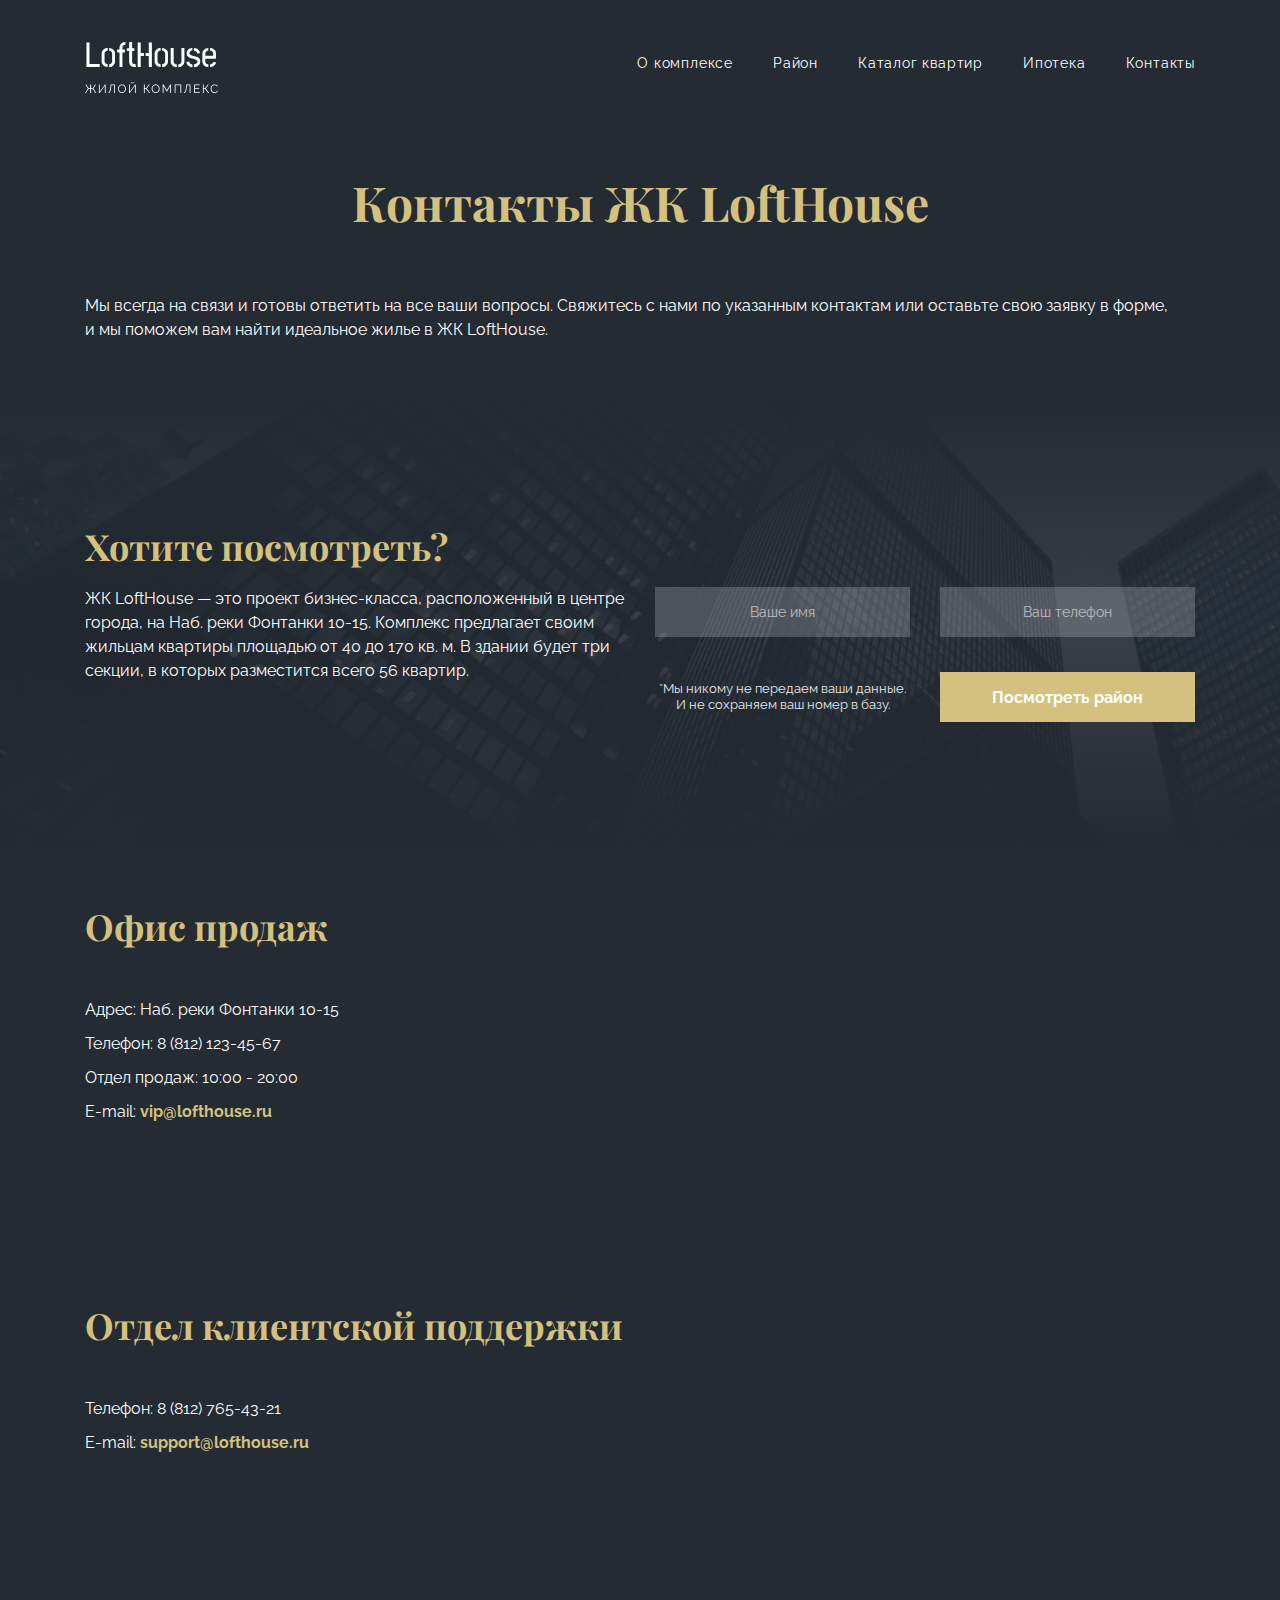
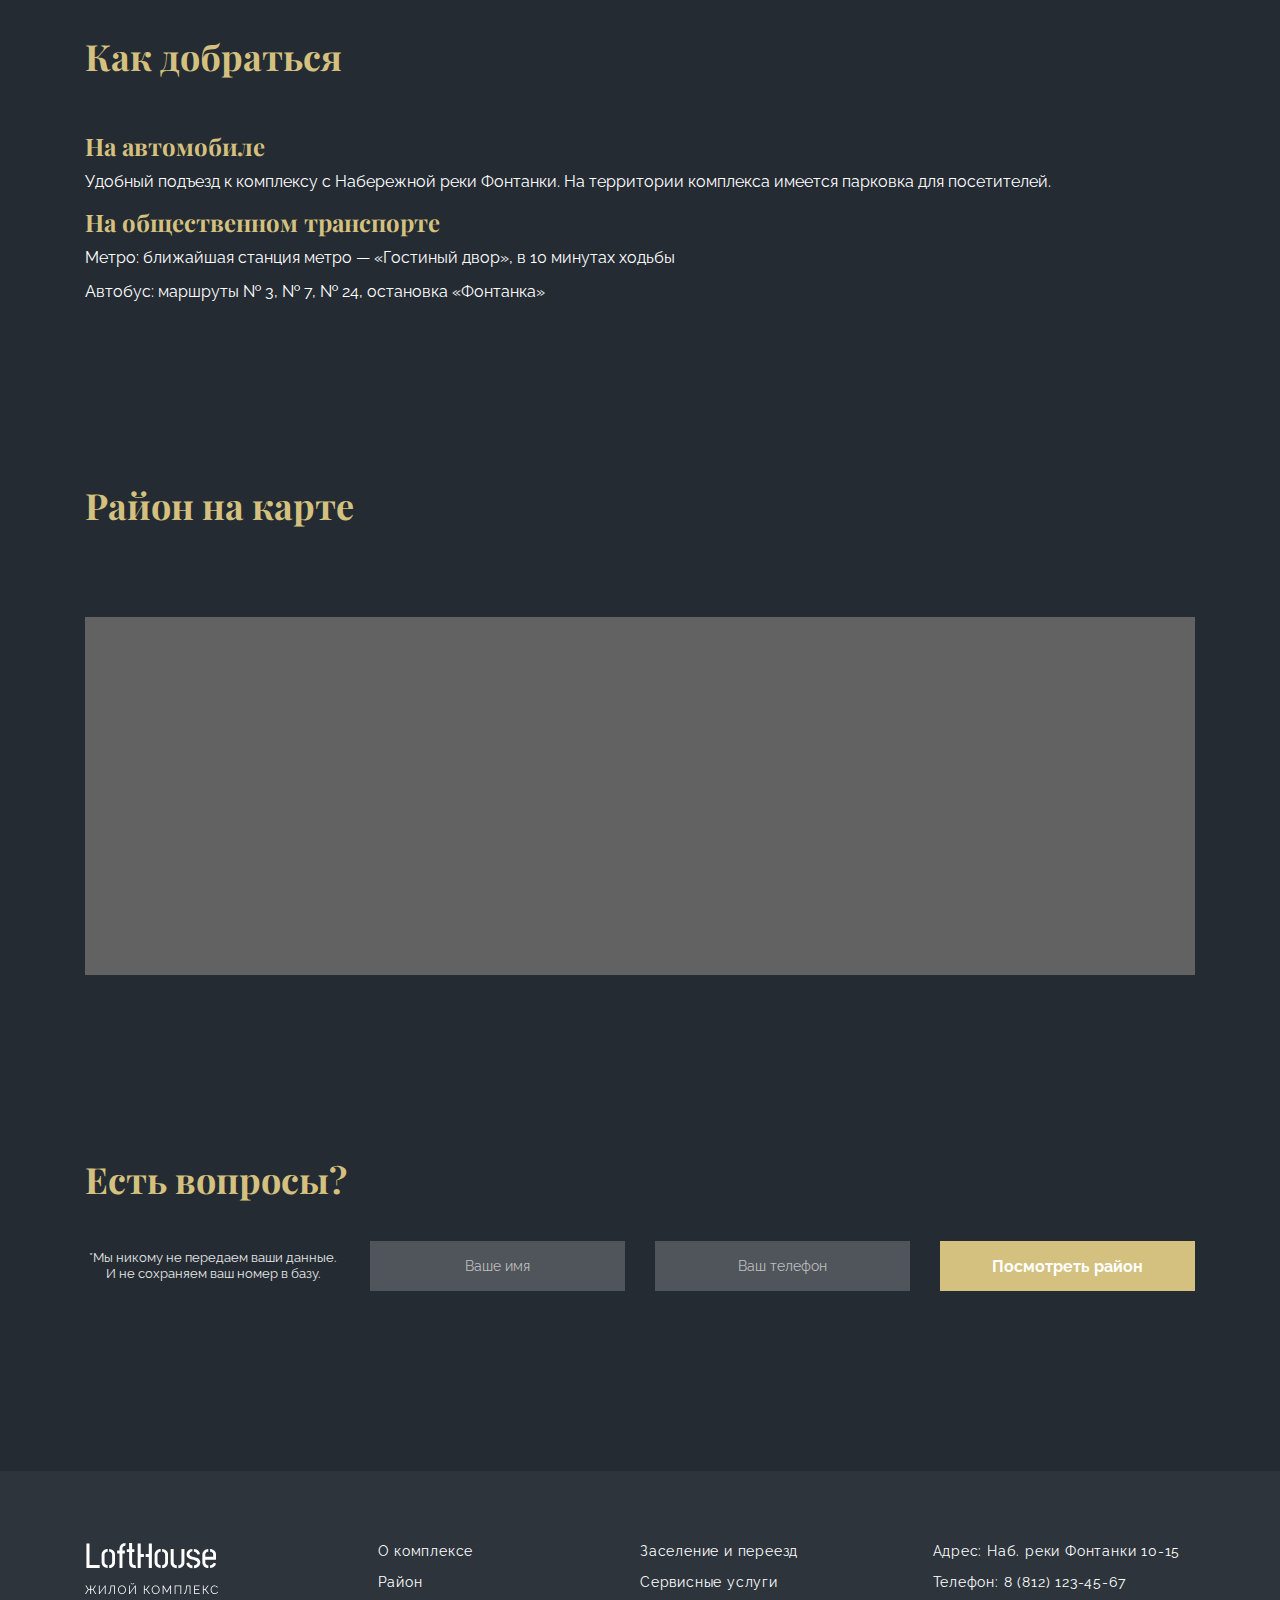
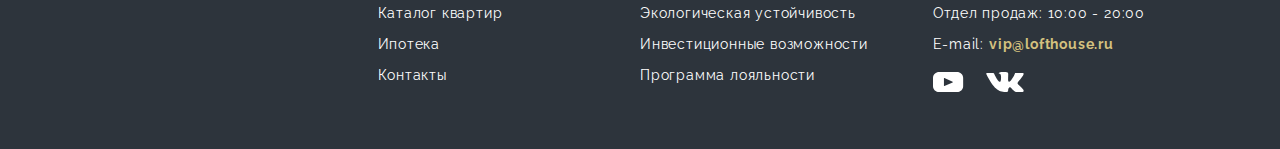
<file: html/contacts.html>
<!DOCTYPE html>
<html lang="ru">

<head>
  <meta charset="UTF-8">
  <meta name="viewport" content="width=device-width, initial-scale=1.0">
  <title>Контакты ЖК LoftHouse</title>
  <link rel="icon" type="image/svg+xml" href="./../img/favicon.svg">
  <link rel="icon" type="image/png" href="./../img/favicon.png">
  <link rel="stylesheet" href="./../css/main.css">
  <script defer src="https://api-maps.yandex.ru/2.1/?apikey=7bf9543b-506e-4ab7-9b66-268af2cc8e73&lang=ru_RU"
    type="text/javascript">
    </script>
  <script defer src="./../libs/phoneMask/mask.js"></script>
  <script defer src="./../libs/phoneMask/mask_list.js"></script>
  <script defer src="./../js/ymap.js"></script>
  <script defer src="./../js/main.js"></script>
</head>

<body>
  <header class="header">
    <div class="header__container container">
      <div class="header__top">
        <a href="./../index.html" aria-label="Перейти на главную страницу сайта">
          <img class="header__logo" src="./../img/logo.svg" alt="Логотип Loft House">
        </a>
        <div class="header__nav">
          <nav class="nav">
            <ul class="nav__list">
              <li><a href="./../html/about.html">О&nbsp;комплексе</a></li>
              <li><a href="./../html/district.html">Район</a></li>
              <li><a href="./../html/catalog.html">Каталог квартир</a></li>
              <li><a href="./../html/mortgage.html">Ипотека</a></li>
              <li><a href="#!">Контакты</a></li>
            </ul>
          </nav>
        </div>

        <div class="header__nav-btn">
          <button class="nav-icon-btn nav-icon" aria-label="Открыть меню"></button>
        </div>
      </div>
    </div>
  </header>

  <main>
    <section class="contacts-header">
      <div class="container">
        <h1 class="title-main contacts-header__title">Контакты ЖК LoftHouse</h1>
        <p class="contacts-header__text">
          Мы&nbsp;всегда на&nbsp;связи и&nbsp;готовы ответить на&nbsp;все ваши вопросы. Свяжитесь с&nbsp;нами
          по&nbsp;указанным контактам или оставьте свою заявку в&nbsp;форме, и&nbsp;мы&nbsp;поможем вам найти
          идеальное жилье в&nbsp;ЖК&nbsp;LoftHouse.
        </p>
      </div>
    </section>

    <section class="cta">
      <div class="container">
        <h2 class="cta__title title-section">Хотите посмотреть?</h2>
        <div class="cta__wrapper">
          <div class="cta__text">
            <p>
              ЖК&nbsp;LoftHouse&nbsp;&mdash; это проект бизнес-класса, расположенный в&nbsp;центре города,
              на&nbsp;Наб. реки Фонтанки 10-15. Комплекс предлагает своим жильцам квартиры площадью
              от&nbsp;40&nbsp;до&nbsp;170&nbsp;кв.&nbsp;м. В&nbsp;здании будет три секции, в&nbsp;которых
              разместится всего 56&nbsp;квартир.
            </p>
          </div>

          <form action="" class="cta__form form">
            <input type="text" class="form__input" placeholder="Ваше имя">
            <input data-tel-input type="tel" class="form__input" placeholder="Ваш телефон">

            <p class="form__privacy form__privacy_bottom">
              *Мы&nbsp;никому не&nbsp;передаем ваши данные.
              И&nbsp;не&nbsp;сохраняем ваш номер в&nbsp;базу.
            </p>

            <button type="submit" class="form__btn"
              aria-label="Отправить заявку, чтобы сотрудники Loft House связались с вами">Посмотреть район</button>
          </form>

        </div>
      </div>
    </section>

    <section class="contacts contacts-sales">
      <div class="container">
        <h2 class="title-section contacts__title">Офис продаж</h2>
        <ul class="contacts__list">
          <li class="contacts__item">
            Адрес: Наб. реки Фонтанки 10-15
          </li>
          <li class="contacts__item">
            Телефон: <a href="tel:+78121234567" aria-label="Позвонить в отдел продаж Loft House">8 (812) 123-45-67</a>
          </li>
          <li class="contacts__item">
            Отдел продаж: 10:00 - 20:00
          </li>
          <li class="contacts__item">
            E-mail: <a class="link-bold" href="mailto:vip@lofthouse.ru"
              aria-label="Написать e-mail">vip@lofthouse.ru</a>
          </li>
        </ul>
      </div>
    </section>

    <section class="contacts contacts-support">
      <div class="container">
        <h2 class="title-section contacts__title">Отдел клиентской поддержки</h2>
        <ul class="contacts__list">
          <li class="contacts__item">
            Телефон: <a href="tel:+78127654321" aria-label="Позвонить в отдел клиентской поддержки Loft House">8 (812)
              765-43-21</a>
          </li>
          <li class="contacts__item">
            E-mail: <a class="link-bold" href="mailto:support@lofthouse.ru"
              aria-label="Написать e-mail в отдел клиентской поддержки Loft House">support@lofthouse.ru</a>
          </li>
        </ul>
      </div>
    </section>

    <section class="contacts contacts-route">
      <div class="container">
        <h2 class="title-section contacts__title">Как добраться</h2>
        <ul class="contacts__list">
          <li class="contacts__item">
            <h3 class="title-item contacts-item__title">На&nbsp;автомобиле</h3>
            <p>
              Удобный подъезд к&nbsp;комплексу с&nbsp;Набережной реки Фонтанки. На&nbsp;территории
              комплекса имеется парковка для посетителей.
            </p>
          </li>
          <li class="contacts__item">
            <h3 class="title-item contacts-item__title">На&nbsp;общественном транспорте</h3>
            <ul>
              <li class="contacts__item">
                Метро: ближайшая станция метро&nbsp;&mdash; &laquo;Гостиный двор&raquo;,
                в&nbsp;10&nbsp;минутах ходьбы
              </li>
              <li class="contacts__item">
                Автобус: маршруты &#8470;&nbsp;3, &#8470;&nbsp;7, &#8470;&nbsp;24, остановка
                &laquo;Фонтанка&raquo;
              </li>
            </ul>
          </li>
        </ul>

      </div>
    </section>

    <section id="district" class="section-map">
      <div class="container">
        <h2 class="section-map__title title-section">Район на&nbsp;карте</h2>
        <div class="section-map__map">
          <div id="map" class="map"></div>
        </div>
      </div>
    </section>

    <section class="feedback">
      <div class="container">
        <h2 class="feedback__title title-section">Есть вопросы?</h2>
        <form class="feedback__form form">
          <p class="form__privacy form__privacy_bottom">
            *Мы&nbsp;никому не&nbsp;передаем ваши данные.
            И&nbsp;не&nbsp;сохраняем ваш номер в&nbsp;базу.
          </p>

          <input type="text" class="form__input" placeholder="Ваше имя">
          <input data-tel-input type="tel" class="form__input" placeholder="Ваш телефон">
          <button type="submit" class="form__btn"
            aria-label="Отправить заявку, чтобы сотрудники Loft House связались с вами">Посмотреть район</button>
        </form>
      </div>
    </section>
  </main>

  <footer class="footer">
    <div class="container">
      <div class="footer__grid">
        <div class="footer__logo">
          <a href="./../index.html" aria-label="Перейти на главную страницу сайта">
            <img src="./../img/logo.svg" alt="Логотип Loft House">
          </a>
        </div>
        <nav class="footer__nav">
          <ul class="footer__nav-list">
            <li class="footer__nav-item"><a href="./../html/about.html">О&nbsp;комплексе</a></li>
            <li class="footer__nav-item"><a href="./../html/district.html">Район</a></li>
            <li class="footer__nav-item"><a href="./../html/catalog.html">Каталог квартир</a></li>
            <li class="footer__nav-item"><a href="./../html/mortgage.html">Ипотека</a></li>
            <li class="footer__nav-item"><a href="./../html/contacts.html">Контакты</a></li>
          </ul>
          <ul class="footer__nav-list">
            <li class="footer__nav-item"><a href="./../html/moving.html">Заселение и&nbsp;переезд</a></li>
            <li class="footer__nav-item"><a href="./../html/service.html">Сервисные услуги</a></li>
            <li class="footer__nav-item"><a href="./../html/ecology.html">Экологическая устойчивость</a>
            </li>
            <li class="footer__nav-item"><a href="./../html/investments.html">Инвестиционные возможности</a>
            </li>
            <li class="footer__nav-item"><a href="./../html/loyalty.html">Программа лояльности </a></li>
          </ul>
        </nav>
        <div class="footer__contacts">
          <ul class="footer__address">
            <li class="footer__address-item">
              Адрес: Наб. реки Фонтанки 10-15
            </li>
            <li class="footer__address-item">
              Телефон: <a href="tel:+78121234567" aria-label="Позвонить в отдел продаж Loft House">8 (812) 123-45-67</a>
            </li>
            <li class="footer__address-item">
              Отдел продаж: 10:00 - 20:00
            </li>
            <li class="footer__address-item">
              E-mail: <a class="link-bold" href="mailto:vip@lofthouse.ru"
                aria-label="Написать e-mail">vip@lofthouse.ru</a>
            </li>
          </ul>
          <ul class="footer__socials social">
            <li>
              <a class="social__link" href="http://www.youtube.com" aria-label="Перейти на youtube канал Loft House">
                <svg class="social__icon" width="31" height="20" viewBox="0 0 31 20" xmlns="http://www.w3.org/2000/svg">
                  <path
                    d="M23.8927 0H6.26295C2.80401 0 0 2.62807 0 5.86998V14.13C0 17.3719 2.80401 20 6.26295 20H23.8927C27.3517 20 30.1557 17.3719 30.1557 14.13V5.86998C30.1557 2.62807 27.3517 0 23.8927 0ZM19.6571 10.4019L11.4111 14.088C11.1914 14.1862 10.9376 14.036 10.9376 13.8079V6.20534C10.9376 5.97396 11.1981 5.82399 11.4182 5.92859L19.6643 9.84507C19.9094 9.9615 19.9052 10.291 19.6571 10.4019Z" />
                </svg>
              </a>
            </li>
            <li>
              <a class="social__link" href="http://vk.ru" aria-label="Перейти в группу в ВК Loft House">
                <svg class="social__icon" width="38" height="20" viewBox="0 0 38 20" xmlns="http://www.w3.org/2000/svg">
                  <path
                    d="M37.483 18.0622C37.4377 17.9707 37.3955 17.8948 37.3563 17.834C36.7074 16.7387 35.4673 15.3942 33.6369 13.8002L33.5982 13.7637L33.5788 13.7458L33.5593 13.7275H33.5396C32.7089 12.9852 32.1828 12.4861 31.9625 12.2306C31.5594 11.7439 31.4691 11.2512 31.6894 10.752C31.8451 10.3749 32.4297 9.57835 33.442 8.3614C33.9745 7.71645 34.3962 7.19955 34.7076 6.81011C36.9537 4.01144 37.9275 2.22306 37.6287 1.44425L37.5127 1.26225C37.4348 1.15269 37.2336 1.05245 36.9094 0.961035C36.5844 0.869813 36.1691 0.854728 35.6627 0.915521L30.0546 0.95183C29.9638 0.921657 29.834 0.92447 29.665 0.961035C29.4962 0.997601 29.4118 1.01595 29.4118 1.01595L29.3142 1.06165L29.2367 1.11657C29.1718 1.15288 29.1003 1.21674 29.0224 1.30803C28.9448 1.39899 28.88 1.50575 28.8281 1.6274C28.2176 3.09967 27.5234 4.46851 26.7443 5.73386C26.2639 6.48838 25.8227 7.14227 25.4199 7.69593C25.0175 8.2494 24.68 8.65718 24.4075 8.91858C24.1347 9.18022 23.8885 9.38984 23.6674 9.54818C23.4466 9.70659 23.2781 9.77352 23.1614 9.74904C23.0444 9.72455 22.9342 9.70026 22.83 9.67597C22.6483 9.5664 22.5022 9.41739 22.3921 9.22881C22.2815 9.04023 22.207 8.80287 22.168 8.51693C22.1293 8.2308 22.1064 7.98469 22.0998 7.77776C22.0938 7.57109 22.0965 7.27875 22.1097 6.90159C22.1232 6.52424 22.1293 6.26892 22.1293 6.13506C22.1293 5.67262 22.1389 5.17074 22.1582 4.62929C22.1779 4.08784 22.1937 3.65883 22.207 3.34278C22.2203 3.02641 22.2264 2.6917 22.2264 2.33883C22.2264 1.98596 22.2035 1.70922 22.1582 1.50837C22.1135 1.30777 22.0448 1.11305 21.9543 0.924278C21.8632 0.735697 21.7299 0.589819 21.5551 0.486259C21.3798 0.382827 21.162 0.300747 20.9028 0.239761C20.2146 0.0938189 19.3384 0.0148707 18.2736 0.00259691C15.8591 -0.0216949 14.3076 0.124439 13.6196 0.440808C13.347 0.574476 13.1003 0.757112 12.8797 0.98814C12.646 1.25592 12.6134 1.40206 12.7821 1.4261C13.5611 1.53547 14.1126 1.79712 14.4372 2.21078L14.5542 2.42999C14.6452 2.58814 14.736 2.86813 14.827 3.26959C14.9177 3.67104 14.9763 4.11513 15.0021 4.60161C15.0669 5.48998 15.0669 6.25044 15.0021 6.88305C14.9371 7.51592 14.8757 8.00859 14.8171 8.36146C14.7585 8.71433 14.671 9.00027 14.5542 9.21922C14.4372 9.43823 14.3594 9.57209 14.3204 9.62067C14.2815 9.66926 14.249 9.69988 14.2232 9.71189C14.0545 9.7725 13.879 9.80337 13.6973 9.80337C13.5154 9.80337 13.2949 9.7181 13.0353 9.54767C12.7757 9.37724 12.5064 9.14315 12.2272 8.845C11.9481 8.54678 11.6332 8.13005 11.2826 7.59474C10.9322 7.05942 10.5687 6.42675 10.1922 5.69672L9.88071 5.16729C9.68598 4.82669 9.41998 4.33075 9.08243 3.67993C8.74468 3.02884 8.44615 2.39904 8.18662 1.79066C8.08288 1.53515 7.92703 1.34063 7.71935 1.20677L7.62188 1.15185C7.55709 1.10327 7.45308 1.05168 7.31039 0.996706C7.1675 0.941794 7.0184 0.902415 6.86249 0.878187L1.52685 0.914498C0.981621 0.914498 0.611676 1.03027 0.416881 1.26149L0.338923 1.37086C0.299978 1.43178 0.280334 1.52908 0.280334 1.663C0.280334 1.79686 0.31928 1.96115 0.397238 2.15568C1.17614 3.87145 2.02318 5.52617 2.93836 7.12009C3.85354 8.71402 4.64882 9.99796 5.32371 10.9708C5.99873 11.9443 6.68679 12.8631 7.38787 13.7268C8.08895 14.5907 8.55302 15.1444 8.78008 15.3876C9.00741 15.6313 9.18597 15.8135 9.31576 15.9351L9.80268 16.3731C10.1142 16.6652 10.5718 17.015 11.1754 17.4225C11.7793 17.8303 12.4478 18.2317 13.1812 18.6275C13.9148 19.0226 14.7683 19.3451 15.7421 19.5944C16.7157 19.8441 17.6633 19.9442 18.5851 19.8959H20.8246C21.2788 19.8591 21.6229 19.7253 21.8567 19.4943L21.9342 19.4028C21.9863 19.3302 22.0351 19.2173 22.0801 19.0655C22.1257 18.9134 22.1483 18.7459 22.1483 18.5636C22.135 18.0405 22.1775 17.5691 22.2746 17.1493C22.3717 16.7297 22.4823 16.4134 22.606 16.2003C22.7297 15.9874 22.8692 15.8078 23.0246 15.6622C23.1802 15.5162 23.2911 15.4278 23.3562 15.3974C23.4208 15.3668 23.4725 15.346 23.5114 15.3335C23.823 15.2362 24.1896 15.3305 24.612 15.6167C25.0339 15.9026 25.4297 16.2557 25.8 16.6753C26.17 17.0953 26.6145 17.5665 27.1337 18.0896C27.6532 18.6129 28.1075 19.0018 28.4968 19.2577L28.8861 19.4767C29.1461 19.6229 29.4837 19.7567 29.8992 19.8784C30.3139 20 30.6773 20.0304 30.9894 19.9696L35.9743 19.8967C36.4673 19.8967 36.851 19.8202 37.1231 19.6684C37.3958 19.5163 37.5578 19.3488 37.6101 19.1665C37.6622 18.9841 37.665 18.7771 37.6199 18.5457C37.5738 18.3148 37.5283 18.1534 37.483 18.0622Z" />
                </svg>
              </a>
            </li>
          </ul>
        </div>
      </div>
    </div>
  </footer>
</body>

</html>
</file>
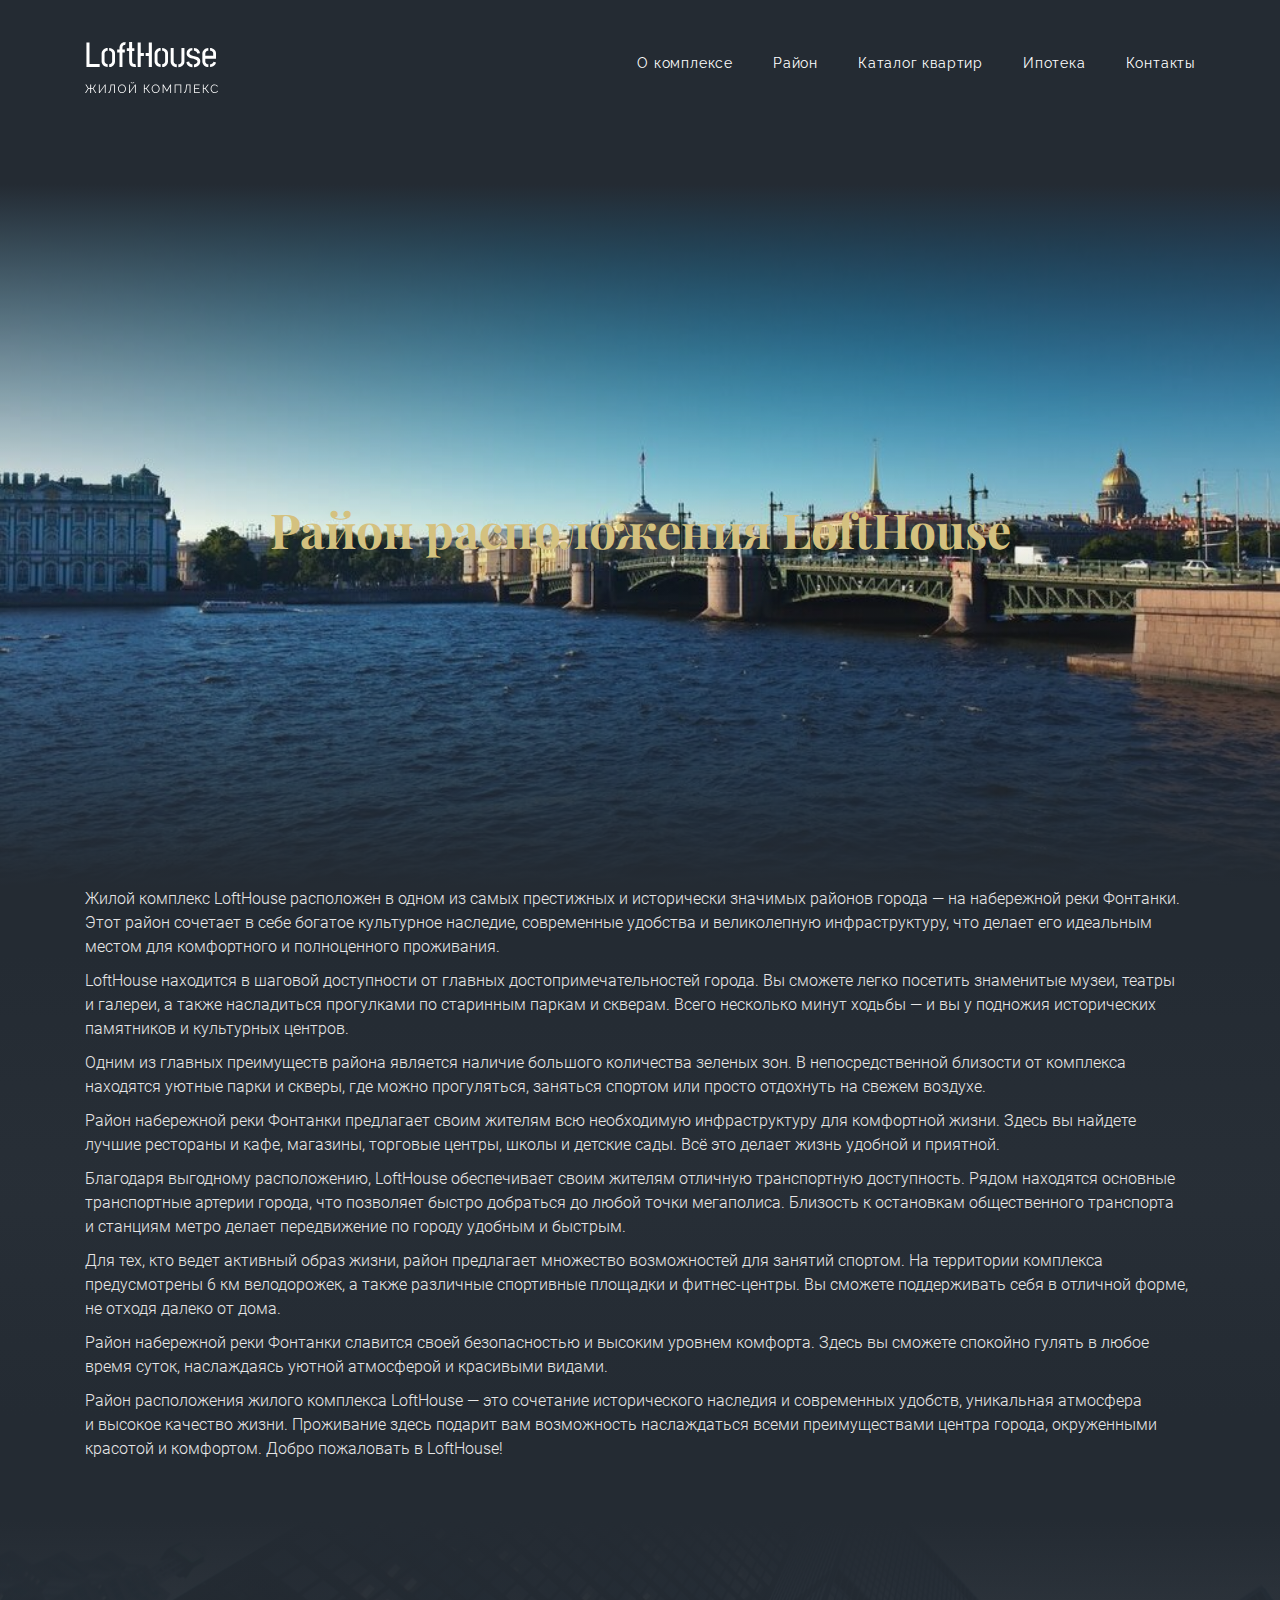
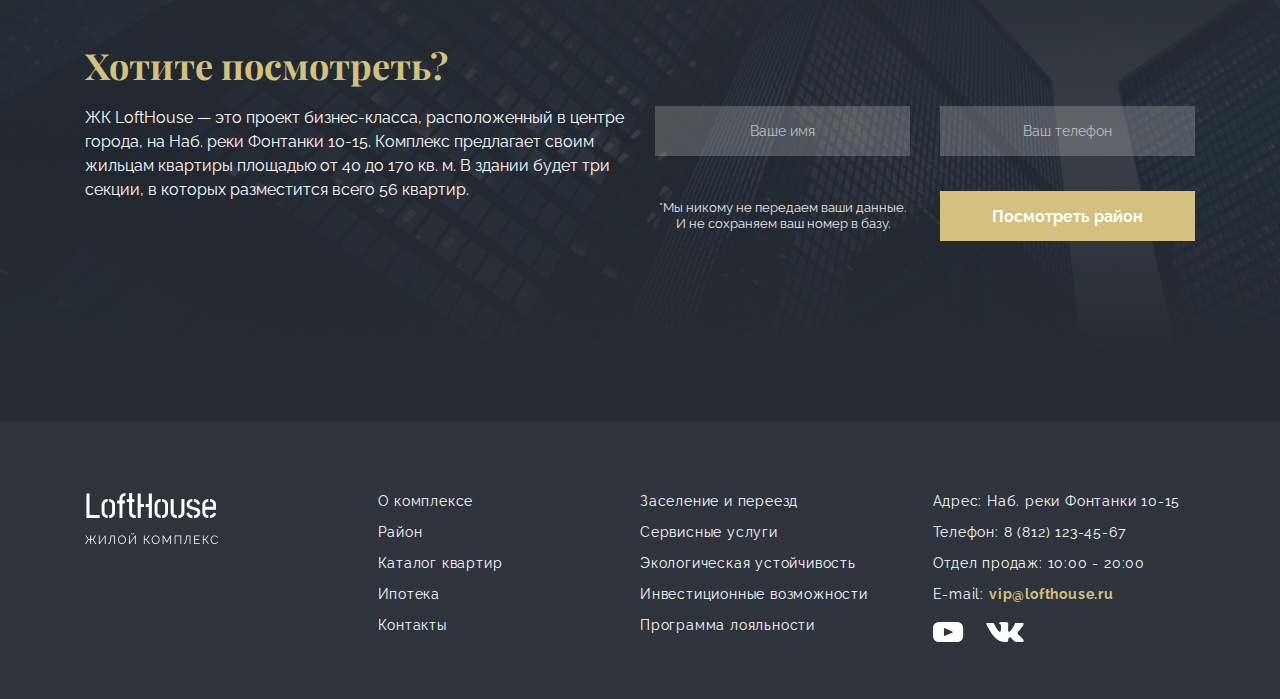
<file: html/district.html>
<!DOCTYPE html>
<html lang="ru">

<head>
  <meta charset="UTF-8">
  <meta name="viewport" content="width=device-width, initial-scale=1.0">
  <title>Район ЖК LoftHouse</title>
  <link rel="icon" type="image/svg+xml" href="./../img/favicon.svg">
  <link rel="icon" type="image/png" href="./../img/favicon.png">
  <link rel="stylesheet" href="./../css/main.css">
  <script defer src="https://api-maps.yandex.ru/2.1/?apikey=7bf9543b-506e-4ab7-9b66-268af2cc8e73&lang=ru_RU"
    type="text/javascript">
    </script>
  <script defer src="./../libs/phoneMask/mask.js"></script>
  <script defer src="./../libs/phoneMask/mask_list.js"></script>
  <script defer src="./../js/main.js"></script>
  <script defer src="./../js/slider.js"></script>
</head>

<body>
  <header class="header">
    <div class="header__container container">
      <div class="header__top">
        <a href="./../index.html" aria-label="Перейти на главную страницу сайта">
          <img class="header__logo" src="./../img/logo.svg" alt="Логотип Loft House">
        </a>
        <div class="header__nav">
          <nav class="nav">
            <ul class="nav__list">
              <li><a href="./../html/about.html">О&nbsp;комплексе</a></li>
              <li><a href="#!">Район</a></li>
              <li><a href="./../html/catalog.html">Каталог квартир</a></li>
              <li><a href="./../html/mortgage.html">Ипотека</a></li>
              <li><a href="./../html/contacts.html">Контакты</a></li>
            </ul>
          </nav>
        </div>

        <div class="header__nav-btn">
          <button class="nav-icon-btn nav-icon" aria-label="Открыть меню"></button>
        </div>
      </div>
    </div>
  </header>

  <main>
    <section class="district-slider">
      <h1 class="district-slider__title  title-main">Район расположения LoftHouse</h1>
      <div id="slider" class="district-slider__slider slider">
        <img class="slider__img slider__img_active" src="./../img/district-slider/img1.jpg" alt="Фотография реки">
        <img class="slider__img" src="./../img/district-slider/img2.png" alt="Фотография парка">
        <img class="slider__img" src="./../img/district-slider/img3.png" alt="Фотография музея">
        <img class="slider__img" src="./../img/district-slider/img4.png" alt="Фотография галереи">
        <img class="slider__img" src="./../img/district-slider/img5.png" alt="Фотография набережной вечером">
      </div>
    </section>
    <section class="district">
      <div class="container">
        <h2 class="visually-hidden">Преимущества района, в&nbsp;котором расположен ЖК&nbsp;LoftHouse</h2>
        <div class="district__text-wrapper">
          <p class="district__text">
            Жилой комплекс LoftHouse расположен в&nbsp;одном из&nbsp;самых престижных и&nbsp;исторически значимых
            районов
            города&nbsp;&mdash; на&nbsp;набережной реки Фонтанки. Этот район сочетает в&nbsp;себе богатое культурное
            наследие,
            современные удобства и&nbsp;великолепную инфраструктуру, что делает его идеальным местом для комфортного
            и&nbsp;полноценного проживания.
          </p>
          <p class="district__text">
            LoftHouse находится в&nbsp;шаговой доступности от&nbsp;главных достопримечательностей города.
            Вы&nbsp;сможете легко
            посетить знаменитые музеи, театры и&nbsp;галереи, а&nbsp;также насладиться прогулками по&nbsp;старинным
            паркам и
            скверам. Всего несколько минут ходьбы&nbsp;&mdash; и&nbsp;вы&nbsp;у&nbsp;подножия исторических памятников
            и&nbsp;культурных
            центров.
          </p>
          <p class="district__text">
            Одним из&nbsp;главных преимуществ района является наличие большого количества зеленых зон. В
            непосредственной близости от&nbsp;комплекса находятся уютные парки и&nbsp;скверы, где можно прогуляться,
            заняться спортом или просто отдохнуть на&nbsp;свежем воздухе.
          </p>
          <p class="district__text">
            Район набережной реки Фонтанки предлагает своим жителям всю необходимую инфраструктуру для
            комфортной жизни. Здесь вы&nbsp;найдете лучшие рестораны и&nbsp;кафе, магазины, торговые центры, школы и
            детские сады. Всё это делает жизнь удобной и&nbsp;приятной.
          </p>
          <p class="district__text">
            Благодаря выгодному расположению, LoftHouse обеспечивает своим жителям отличную транспортную
            доступность. Рядом находятся основные транспортные артерии города, что позволяет быстро добраться до
            любой точки мегаполиса. Близость к&nbsp;остановкам общественного транспорта и&nbsp;станциям метро делает
            передвижение по&nbsp;городу удобным и&nbsp;быстрым.
          </p>
          <p class="district__text">
            Для тех, кто ведет активный образ жизни, район предлагает множество возможностей для занятий
            спортом. На&nbsp;территории комплекса предусмотрены 6&nbsp;км велодорожек, а&nbsp;также различные спортивные
            площадки и&nbsp;фитнес-центры. Вы&nbsp;сможете поддерживать себя в&nbsp;отличной форме, не&nbsp;отходя
            далеко
            от&nbsp;дома.
          </p>
          <p class="district__text">
            Район набережной реки Фонтанки славится своей безопасностью и&nbsp;высоким уровнем комфорта. Здесь вы
            сможете спокойно гулять в&nbsp;любое время суток, наслаждаясь уютной атмосферой и&nbsp;красивыми видами.
          </p>
          <p class="district__text">
            Район расположения жилого комплекса LoftHouse&nbsp;&mdash; это сочетание исторического наследия
            и&nbsp;современных
            удобств, уникальная атмосфера и&nbsp;высокое качество жизни. Проживание здесь подарит вам возможность
            наслаждаться всеми преимуществами центра города, окруженными красотой и&nbsp;комфортом. Добро пожаловать
            в&nbsp;LoftHouse!
          </p>
        </div>
      </div>
    </section>
    <section class="cta">
      <div class="container">
        <h2 class="cta__title title-section">Хотите посмотреть?</h2>
        <div class="cta__wrapper">
          <div class="cta__text">
            <p>
              ЖК&nbsp;LoftHouse&nbsp;&mdash; это проект бизнес-класса, расположенный в&nbsp;центре города,
              на&nbsp;Наб. реки Фонтанки 10-15. Комплекс предлагает своим жильцам квартиры площадью
              от&nbsp;40&nbsp;до&nbsp;170&nbsp;кв.&nbsp;м. В&nbsp;здании будет три секции, в&nbsp;которых
              разместится всего 56&nbsp;квартир.
            </p>
          </div>

          <form action="" class="cta__form form">
            <input type="text" class="form__input" placeholder="Ваше имя">
            <input data-tel-input type="tel" class="form__input" placeholder="Ваш телефон">

            <p class="form__privacy form__privacy_bottom">
              *Мы&nbsp;никому не&nbsp;передаем ваши данные.
              И&nbsp;не&nbsp;сохраняем ваш номер в&nbsp;базу.
            </p>

            <button type="submit" class="form__btn"
              aria-label="Отправить заявку, чтобы сотрудники Loft House связались с вами">Посмотреть район</button>
          </form>

        </div>
      </div>
    </section>
  </main>

  <footer class="footer">
    <div class="container">
      <div class="footer__grid">
        <div class="footer__logo">
          <a href="./../index.html" aria-label="Перейти на главную страницу сайта">
            <img src="./../img/logo.svg" alt="Логотип Loft House">
          </a>
        </div>
        <nav class="footer__nav">
          <ul class="footer__nav-list">
            <li class="footer__nav-item"><a href="./../html/about.html">О&nbsp;комплексе</a></li>
            <li class="footer__nav-item"><a href="./../html/district.html">Район</a></li>
            <li class="footer__nav-item"><a href="./../html/catalog.html">Каталог квартир</a></li>
            <li class="footer__nav-item"><a href="./../html/mortgage.html">Ипотека</a></li>
            <li class="footer__nav-item"><a href="./../html/contacts.html">Контакты</a></li>
          </ul>
          <ul class="footer__nav-list">
            <li class="footer__nav-item"><a href="./../html/moving.html">Заселение и&nbsp;переезд</a></li>
            <li class="footer__nav-item"><a href="./../html/service.html">Сервисные услуги</a></li>
            <li class="footer__nav-item"><a href="./../html/ecology.html">Экологическая устойчивость</a>
            </li>
            <li class="footer__nav-item"><a href="./../html/investments.html">Инвестиционные возможности</a>
            </li>
            <li class="footer__nav-item"><a href="./../html/loyalty.html">Программа лояльности </a></li>
          </ul>
        </nav>
        <div class="footer__contacts">
          <ul class="footer__address">
            <li class="footer__address-item">
              Адрес: Наб. реки Фонтанки 10-15
            </li>
            <li class="footer__address-item">
              Телефон: <a href="tel:+78121234567" aria-label="Позвонить в отдел продаж Loft House">8 (812) 123-45-67</a>
            </li>
            <li class="footer__address-item">
              Отдел продаж: 10:00 - 20:00
            </li>
            <li class="footer__address-item">
              E-mail: <a class="link-bold" href="mailto:vip@lofthouse.ru"
                aria-label="Написать e-mail">vip@lofthouse.ru</a>
            </li>
          </ul>
          <ul class="footer__socials social">
            <li>
              <a class="social__link" href="http://www.youtube.com" aria-label="Перейти на youtube канал Loft House">
                <svg class="social__icon" width="31" height="20" viewBox="0 0 31 20" xmlns="http://www.w3.org/2000/svg">
                  <path
                    d="M23.8927 0H6.26295C2.80401 0 0 2.62807 0 5.86998V14.13C0 17.3719 2.80401 20 6.26295 20H23.8927C27.3517 20 30.1557 17.3719 30.1557 14.13V5.86998C30.1557 2.62807 27.3517 0 23.8927 0ZM19.6571 10.4019L11.4111 14.088C11.1914 14.1862 10.9376 14.036 10.9376 13.8079V6.20534C10.9376 5.97396 11.1981 5.82399 11.4182 5.92859L19.6643 9.84507C19.9094 9.9615 19.9052 10.291 19.6571 10.4019Z" />
                </svg>
              </a>
            </li>
            <li>
              <a class="social__link" href="http://vk.ru" aria-label="Перейти в группу в ВК Loft House">
                <svg class="social__icon" width="38" height="20" viewBox="0 0 38 20" xmlns="http://www.w3.org/2000/svg">
                  <path
                    d="M37.483 18.0622C37.4377 17.9707 37.3955 17.8948 37.3563 17.834C36.7074 16.7387 35.4673 15.3942 33.6369 13.8002L33.5982 13.7637L33.5788 13.7458L33.5593 13.7275H33.5396C32.7089 12.9852 32.1828 12.4861 31.9625 12.2306C31.5594 11.7439 31.4691 11.2512 31.6894 10.752C31.8451 10.3749 32.4297 9.57835 33.442 8.3614C33.9745 7.71645 34.3962 7.19955 34.7076 6.81011C36.9537 4.01144 37.9275 2.22306 37.6287 1.44425L37.5127 1.26225C37.4348 1.15269 37.2336 1.05245 36.9094 0.961035C36.5844 0.869813 36.1691 0.854728 35.6627 0.915521L30.0546 0.95183C29.9638 0.921657 29.834 0.92447 29.665 0.961035C29.4962 0.997601 29.4118 1.01595 29.4118 1.01595L29.3142 1.06165L29.2367 1.11657C29.1718 1.15288 29.1003 1.21674 29.0224 1.30803C28.9448 1.39899 28.88 1.50575 28.8281 1.6274C28.2176 3.09967 27.5234 4.46851 26.7443 5.73386C26.2639 6.48838 25.8227 7.14227 25.4199 7.69593C25.0175 8.2494 24.68 8.65718 24.4075 8.91858C24.1347 9.18022 23.8885 9.38984 23.6674 9.54818C23.4466 9.70659 23.2781 9.77352 23.1614 9.74904C23.0444 9.72455 22.9342 9.70026 22.83 9.67597C22.6483 9.5664 22.5022 9.41739 22.3921 9.22881C22.2815 9.04023 22.207 8.80287 22.168 8.51693C22.1293 8.2308 22.1064 7.98469 22.0998 7.77776C22.0938 7.57109 22.0965 7.27875 22.1097 6.90159C22.1232 6.52424 22.1293 6.26892 22.1293 6.13506C22.1293 5.67262 22.1389 5.17074 22.1582 4.62929C22.1779 4.08784 22.1937 3.65883 22.207 3.34278C22.2203 3.02641 22.2264 2.6917 22.2264 2.33883C22.2264 1.98596 22.2035 1.70922 22.1582 1.50837C22.1135 1.30777 22.0448 1.11305 21.9543 0.924278C21.8632 0.735697 21.7299 0.589819 21.5551 0.486259C21.3798 0.382827 21.162 0.300747 20.9028 0.239761C20.2146 0.0938189 19.3384 0.0148707 18.2736 0.00259691C15.8591 -0.0216949 14.3076 0.124439 13.6196 0.440808C13.347 0.574476 13.1003 0.757112 12.8797 0.98814C12.646 1.25592 12.6134 1.40206 12.7821 1.4261C13.5611 1.53547 14.1126 1.79712 14.4372 2.21078L14.5542 2.42999C14.6452 2.58814 14.736 2.86813 14.827 3.26959C14.9177 3.67104 14.9763 4.11513 15.0021 4.60161C15.0669 5.48998 15.0669 6.25044 15.0021 6.88305C14.9371 7.51592 14.8757 8.00859 14.8171 8.36146C14.7585 8.71433 14.671 9.00027 14.5542 9.21922C14.4372 9.43823 14.3594 9.57209 14.3204 9.62067C14.2815 9.66926 14.249 9.69988 14.2232 9.71189C14.0545 9.7725 13.879 9.80337 13.6973 9.80337C13.5154 9.80337 13.2949 9.7181 13.0353 9.54767C12.7757 9.37724 12.5064 9.14315 12.2272 8.845C11.9481 8.54678 11.6332 8.13005 11.2826 7.59474C10.9322 7.05942 10.5687 6.42675 10.1922 5.69672L9.88071 5.16729C9.68598 4.82669 9.41998 4.33075 9.08243 3.67993C8.74468 3.02884 8.44615 2.39904 8.18662 1.79066C8.08288 1.53515 7.92703 1.34063 7.71935 1.20677L7.62188 1.15185C7.55709 1.10327 7.45308 1.05168 7.31039 0.996706C7.1675 0.941794 7.0184 0.902415 6.86249 0.878187L1.52685 0.914498C0.981621 0.914498 0.611676 1.03027 0.416881 1.26149L0.338923 1.37086C0.299978 1.43178 0.280334 1.52908 0.280334 1.663C0.280334 1.79686 0.31928 1.96115 0.397238 2.15568C1.17614 3.87145 2.02318 5.52617 2.93836 7.12009C3.85354 8.71402 4.64882 9.99796 5.32371 10.9708C5.99873 11.9443 6.68679 12.8631 7.38787 13.7268C8.08895 14.5907 8.55302 15.1444 8.78008 15.3876C9.00741 15.6313 9.18597 15.8135 9.31576 15.9351L9.80268 16.3731C10.1142 16.6652 10.5718 17.015 11.1754 17.4225C11.7793 17.8303 12.4478 18.2317 13.1812 18.6275C13.9148 19.0226 14.7683 19.3451 15.7421 19.5944C16.7157 19.8441 17.6633 19.9442 18.5851 19.8959H20.8246C21.2788 19.8591 21.6229 19.7253 21.8567 19.4943L21.9342 19.4028C21.9863 19.3302 22.0351 19.2173 22.0801 19.0655C22.1257 18.9134 22.1483 18.7459 22.1483 18.5636C22.135 18.0405 22.1775 17.5691 22.2746 17.1493C22.3717 16.7297 22.4823 16.4134 22.606 16.2003C22.7297 15.9874 22.8692 15.8078 23.0246 15.6622C23.1802 15.5162 23.2911 15.4278 23.3562 15.3974C23.4208 15.3668 23.4725 15.346 23.5114 15.3335C23.823 15.2362 24.1896 15.3305 24.612 15.6167C25.0339 15.9026 25.4297 16.2557 25.8 16.6753C26.17 17.0953 26.6145 17.5665 27.1337 18.0896C27.6532 18.6129 28.1075 19.0018 28.4968 19.2577L28.8861 19.4767C29.1461 19.6229 29.4837 19.7567 29.8992 19.8784C30.3139 20 30.6773 20.0304 30.9894 19.9696L35.9743 19.8967C36.4673 19.8967 36.851 19.8202 37.1231 19.6684C37.3958 19.5163 37.5578 19.3488 37.6101 19.1665C37.6622 18.9841 37.665 18.7771 37.6199 18.5457C37.5738 18.3148 37.5283 18.1534 37.483 18.0622Z" />
                </svg>
              </a>
            </li>
          </ul>
        </div>
      </div>
    </div>
  </footer>
</body>

</html>
</file>
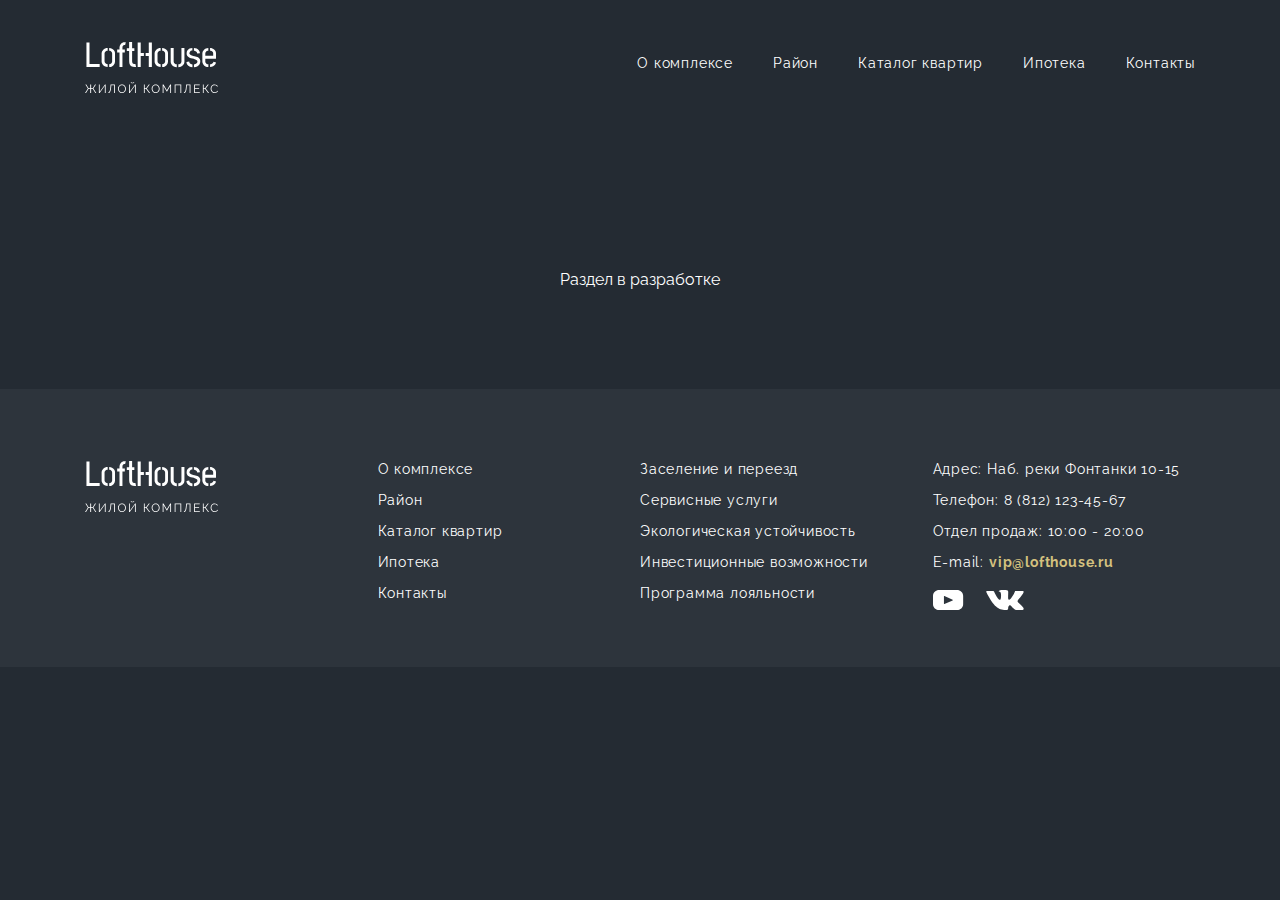
<file: html/ecology.html>
<!DOCTYPE html>
<html lang="ru">

<head>
  <meta charset="UTF-8">
  <meta name="viewport" content="width=device-width, initial-scale=1.0">
  <title>Экологическая устойчивость ЖК LoftHouse</title>
  <link rel="icon" type="image/svg+xml" href="./../img/favicon.svg">
  <link rel="icon" type="image/png" href="./../img/favicon.png">
  <link rel="stylesheet" href="./../css/main.css">
  <script defer src="./../libs/phoneMask/mask.js"></script>
  <script defer src="./../libs/phoneMask/mask_list.js"></script>
  <script defer src="./../js/main.js"></script>
</head>

<body>
  <header class="header">
    <div class="header__container container">
      <div class="header__top">
        <a href="./../index.html" aria-label="Перейти на главную страницу сайта">
          <img class="header__logo" src="./../img/logo.svg" alt="Логотип Loft House">
        </a>
        <div class="header__nav">
          <nav class="nav">
            <ul class="nav__list">
              <li><a href="./../html/about.html">О&nbsp;комплексе</a></li>
              <li><a href="./../html/district.html">Район</a></li>
              <li><a href="./../html/catalog.html">Каталог квартир</a></li>
              <li><a href="./../html/mortgage.html">Ипотека</a></li>
              <li><a href="./../html/contacts.html">Контакты</a></li>
            </ul>
          </nav>
        </div>

        <div class="header__nav-btn">
          <button class="nav-icon-btn nav-icon" aria-label="Открыть меню"></button>
        </div>
      </div>
    </div>
  </header>

  <main>
    <div class="dev">
      Раздел в разработке
    </div>
  </main>

  <footer class="footer">
    <div class="container">
      <div class="footer__grid">
        <div class="footer__logo">
          <a href="./../index.html" aria-label="Перейти на главную страницу сайта">
            <img src="./../img/logo.svg" alt="Логотип Loft House">
          </a>
        </div>
        <nav class="footer__nav">
          <ul class="footer__nav-list">
            <li class="footer__nav-item"><a href="./../html/about.html">О&nbsp;комплексе</a></li>
            <li class="footer__nav-item"><a href="./../html/district.html">Район</a></li>
            <li class="footer__nav-item"><a href="./../html/catalog.html">Каталог квартир</a></li>
            <li class="footer__nav-item"><a href="./../html/mortgage.html">Ипотека</a></li>
            <li class="footer__nav-item"><a href="./../html/contacts.html">Контакты</a></li>
          </ul>
          <ul class="footer__nav-list">
            <li class="footer__nav-item"><a href="./../html/moving.html">Заселение и&nbsp;переезд</a></li>
            <li class="footer__nav-item"><a href="./../html/service.html">Сервисные услуги</a></li>
            <li class="footer__nav-item"><a href="./../html/ecology.html">Экологическая устойчивость</a></li>
            <li class="footer__nav-item"><a href="./../html/investments.html">Инвестиционные возможности</a></li>
            <li class="footer__nav-item"><a href="./../html/loyalty.html">Программа лояльности </a></li>
          </ul>
        </nav>
        <div class="footer__contacts">
          <ul class="footer__address">
            <li class="footer__address-item">
              Адрес: Наб. реки Фонтанки 10-15
            </li>
            <li class="footer__address-item">
              Телефон: <a href="tel:+78121234567" aria-label="Позвонить в отдел продаж Loft House">8 (812) 123-45-67</a>
            </li>
            <li class="footer__address-item">
              Отдел продаж: 10:00 - 20:00
            </li>
            <li class="footer__address-item">
              E-mail: <a class="link-bold" href="mailto:vip@lofthouse.ru"
                aria-label="Написать e-mail">vip@lofthouse.ru</a>
            </li>
          </ul>
          <ul class="footer__socials social">
            <li>
              <a class="social__link" href="http://www.youtube.com" aria-label="Перейти на youtube канал Loft House">
                <svg class="social__icon" width="31" height="20" viewBox="0 0 31 20" xmlns="http://www.w3.org/2000/svg">
                  <path
                    d="M23.8927 0H6.26295C2.80401 0 0 2.62807 0 5.86998V14.13C0 17.3719 2.80401 20 6.26295 20H23.8927C27.3517 20 30.1557 17.3719 30.1557 14.13V5.86998C30.1557 2.62807 27.3517 0 23.8927 0ZM19.6571 10.4019L11.4111 14.088C11.1914 14.1862 10.9376 14.036 10.9376 13.8079V6.20534C10.9376 5.97396 11.1981 5.82399 11.4182 5.92859L19.6643 9.84507C19.9094 9.9615 19.9052 10.291 19.6571 10.4019Z" />
                </svg>
              </a>
            </li>
            <li>
              <a class="social__link" href="http://vk.ru" aria-label="Перейти в группу в ВК Loft House">
                <svg class="social__icon" width="38" height="20" viewBox="0 0 38 20" xmlns="http://www.w3.org/2000/svg">
                  <path
                    d="M37.483 18.0622C37.4377 17.9707 37.3955 17.8948 37.3563 17.834C36.7074 16.7387 35.4673 15.3942 33.6369 13.8002L33.5982 13.7637L33.5788 13.7458L33.5593 13.7275H33.5396C32.7089 12.9852 32.1828 12.4861 31.9625 12.2306C31.5594 11.7439 31.4691 11.2512 31.6894 10.752C31.8451 10.3749 32.4297 9.57835 33.442 8.3614C33.9745 7.71645 34.3962 7.19955 34.7076 6.81011C36.9537 4.01144 37.9275 2.22306 37.6287 1.44425L37.5127 1.26225C37.4348 1.15269 37.2336 1.05245 36.9094 0.961035C36.5844 0.869813 36.1691 0.854728 35.6627 0.915521L30.0546 0.95183C29.9638 0.921657 29.834 0.92447 29.665 0.961035C29.4962 0.997601 29.4118 1.01595 29.4118 1.01595L29.3142 1.06165L29.2367 1.11657C29.1718 1.15288 29.1003 1.21674 29.0224 1.30803C28.9448 1.39899 28.88 1.50575 28.8281 1.6274C28.2176 3.09967 27.5234 4.46851 26.7443 5.73386C26.2639 6.48838 25.8227 7.14227 25.4199 7.69593C25.0175 8.2494 24.68 8.65718 24.4075 8.91858C24.1347 9.18022 23.8885 9.38984 23.6674 9.54818C23.4466 9.70659 23.2781 9.77352 23.1614 9.74904C23.0444 9.72455 22.9342 9.70026 22.83 9.67597C22.6483 9.5664 22.5022 9.41739 22.3921 9.22881C22.2815 9.04023 22.207 8.80287 22.168 8.51693C22.1293 8.2308 22.1064 7.98469 22.0998 7.77776C22.0938 7.57109 22.0965 7.27875 22.1097 6.90159C22.1232 6.52424 22.1293 6.26892 22.1293 6.13506C22.1293 5.67262 22.1389 5.17074 22.1582 4.62929C22.1779 4.08784 22.1937 3.65883 22.207 3.34278C22.2203 3.02641 22.2264 2.6917 22.2264 2.33883C22.2264 1.98596 22.2035 1.70922 22.1582 1.50837C22.1135 1.30777 22.0448 1.11305 21.9543 0.924278C21.8632 0.735697 21.7299 0.589819 21.5551 0.486259C21.3798 0.382827 21.162 0.300747 20.9028 0.239761C20.2146 0.0938189 19.3384 0.0148707 18.2736 0.00259691C15.8591 -0.0216949 14.3076 0.124439 13.6196 0.440808C13.347 0.574476 13.1003 0.757112 12.8797 0.98814C12.646 1.25592 12.6134 1.40206 12.7821 1.4261C13.5611 1.53547 14.1126 1.79712 14.4372 2.21078L14.5542 2.42999C14.6452 2.58814 14.736 2.86813 14.827 3.26959C14.9177 3.67104 14.9763 4.11513 15.0021 4.60161C15.0669 5.48998 15.0669 6.25044 15.0021 6.88305C14.9371 7.51592 14.8757 8.00859 14.8171 8.36146C14.7585 8.71433 14.671 9.00027 14.5542 9.21922C14.4372 9.43823 14.3594 9.57209 14.3204 9.62067C14.2815 9.66926 14.249 9.69988 14.2232 9.71189C14.0545 9.7725 13.879 9.80337 13.6973 9.80337C13.5154 9.80337 13.2949 9.7181 13.0353 9.54767C12.7757 9.37724 12.5064 9.14315 12.2272 8.845C11.9481 8.54678 11.6332 8.13005 11.2826 7.59474C10.9322 7.05942 10.5687 6.42675 10.1922 5.69672L9.88071 5.16729C9.68598 4.82669 9.41998 4.33075 9.08243 3.67993C8.74468 3.02884 8.44615 2.39904 8.18662 1.79066C8.08288 1.53515 7.92703 1.34063 7.71935 1.20677L7.62188 1.15185C7.55709 1.10327 7.45308 1.05168 7.31039 0.996706C7.1675 0.941794 7.0184 0.902415 6.86249 0.878187L1.52685 0.914498C0.981621 0.914498 0.611676 1.03027 0.416881 1.26149L0.338923 1.37086C0.299978 1.43178 0.280334 1.52908 0.280334 1.663C0.280334 1.79686 0.31928 1.96115 0.397238 2.15568C1.17614 3.87145 2.02318 5.52617 2.93836 7.12009C3.85354 8.71402 4.64882 9.99796 5.32371 10.9708C5.99873 11.9443 6.68679 12.8631 7.38787 13.7268C8.08895 14.5907 8.55302 15.1444 8.78008 15.3876C9.00741 15.6313 9.18597 15.8135 9.31576 15.9351L9.80268 16.3731C10.1142 16.6652 10.5718 17.015 11.1754 17.4225C11.7793 17.8303 12.4478 18.2317 13.1812 18.6275C13.9148 19.0226 14.7683 19.3451 15.7421 19.5944C16.7157 19.8441 17.6633 19.9442 18.5851 19.8959H20.8246C21.2788 19.8591 21.6229 19.7253 21.8567 19.4943L21.9342 19.4028C21.9863 19.3302 22.0351 19.2173 22.0801 19.0655C22.1257 18.9134 22.1483 18.7459 22.1483 18.5636C22.135 18.0405 22.1775 17.5691 22.2746 17.1493C22.3717 16.7297 22.4823 16.4134 22.606 16.2003C22.7297 15.9874 22.8692 15.8078 23.0246 15.6622C23.1802 15.5162 23.2911 15.4278 23.3562 15.3974C23.4208 15.3668 23.4725 15.346 23.5114 15.3335C23.823 15.2362 24.1896 15.3305 24.612 15.6167C25.0339 15.9026 25.4297 16.2557 25.8 16.6753C26.17 17.0953 26.6145 17.5665 27.1337 18.0896C27.6532 18.6129 28.1075 19.0018 28.4968 19.2577L28.8861 19.4767C29.1461 19.6229 29.4837 19.7567 29.8992 19.8784C30.3139 20 30.6773 20.0304 30.9894 19.9696L35.9743 19.8967C36.4673 19.8967 36.851 19.8202 37.1231 19.6684C37.3958 19.5163 37.5578 19.3488 37.6101 19.1665C37.6622 18.9841 37.665 18.7771 37.6199 18.5457C37.5738 18.3148 37.5283 18.1534 37.483 18.0622Z" />
                </svg>
              </a>
            </li>
          </ul>
        </div>
      </div>
    </div>
  </footer>
</body>

</html>
</file>
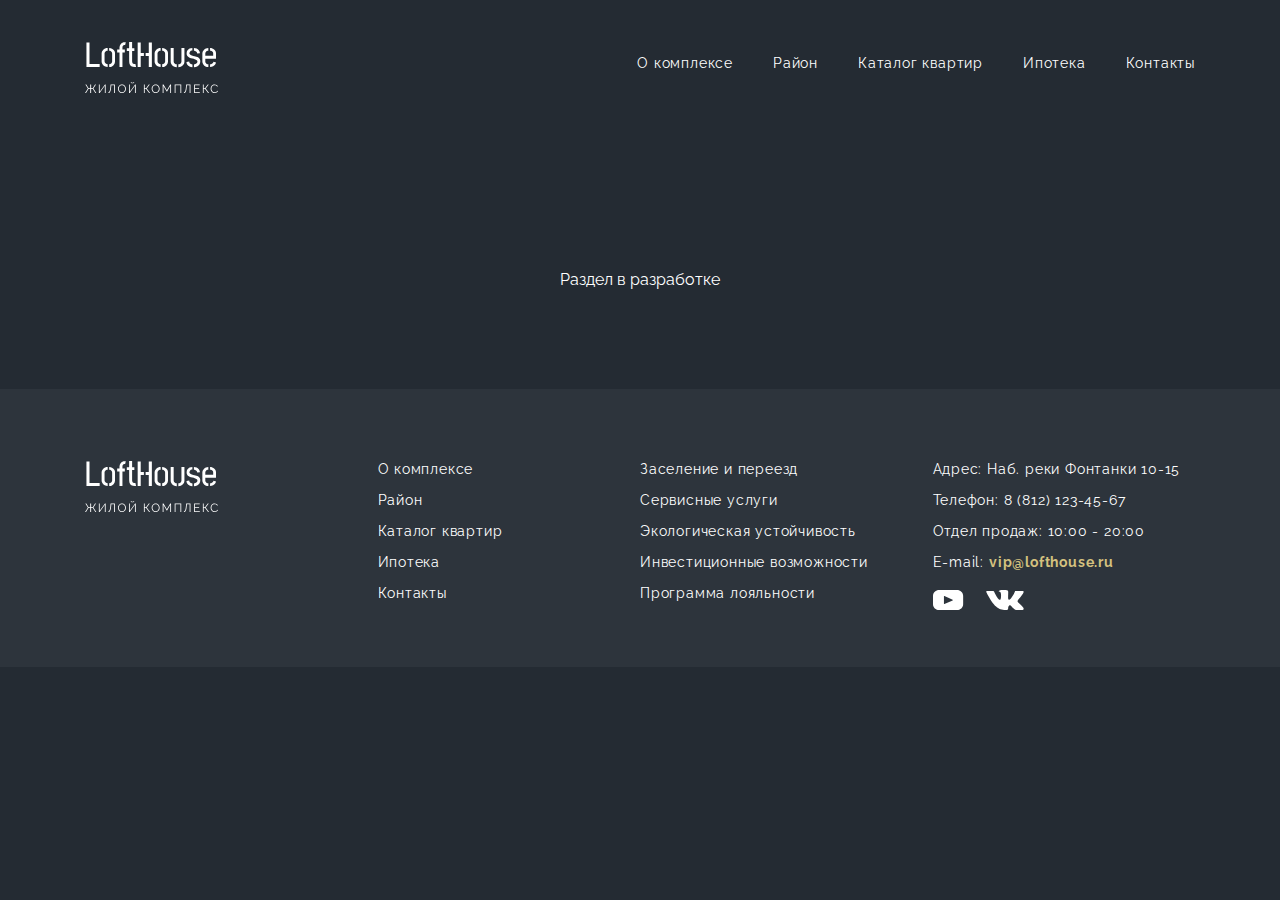
<file: html/investments.html>
<!DOCTYPE html>
<html lang="ru">

<head>
  <meta charset="UTF-8">
  <meta name="viewport" content="width=device-width, initial-scale=1.0">
  <title>Инвестиционные возможности ЖК LoftHouse</title>
  <link rel="icon" type="image/svg+xml" href="./../img/favicon.svg">
  <link rel="icon" type="image/png" href="./../img/favicon.png">
  <link rel="stylesheet" href="./../css/main.css">
  <script defer src="./../libs/phoneMask/mask.js"></script>
  <script defer src="./../libs/phoneMask/mask_list.js"></script>
  <script defer src="./../js/main.js"></script>
</head>

<body>
  <header class="header">
    <div class="header__container container">
      <div class="header__top">
        <a href="./../index.html" aria-label="Перейти на главную страницу сайта">
          <img class="header__logo" src="./../img/logo.svg" alt="Логотип Loft House">
        </a>
        <div class="header__nav">
          <nav class="nav">
            <ul class="nav__list">
              <li><a href="./../html/about.html">О&nbsp;комплексе</a></li>
              <li><a href="./../html/district.html">Район</a></li>
              <li><a href="./../html/catalog.html">Каталог квартир</a></li>
              <li><a href="./../html/mortgage.html">Ипотека</a></li>
              <li><a href="./../html/contacts.html">Контакты</a></li>
            </ul>
          </nav>
        </div>

        <div class="header__nav-btn">
          <button class="nav-icon-btn nav-icon" aria-label="Открыть меню"></button>
        </div>
      </div>
    </div>
  </header>

  <main>
    <div class="dev">
      Раздел в разработке
    </div>
  </main>

  <footer class="footer">
    <div class="container">
      <div class="footer__grid">
        <div class="footer__logo">
          <a href="./../index.html" aria-label="Перейти на главную страницу сайта">
            <img src="./../img/logo.svg" alt="Логотип Loft House">
          </a>
        </div>
        <nav class="footer__nav">
          <ul class="footer__nav-list">
            <li class="footer__nav-item"><a href="./../html/about.html">О&nbsp;комплексе</a></li>
            <li class="footer__nav-item"><a href="./../html/district.html">Район</a></li>
            <li class="footer__nav-item"><a href="./../html/catalog.html">Каталог квартир</a></li>
            <li class="footer__nav-item"><a href="./../html/mortgage.html">Ипотека</a></li>
            <li class="footer__nav-item"><a href="./../html/contacts.html">Контакты</a></li>
          </ul>
          <ul class="footer__nav-list">
            <li class="footer__nav-item"><a href="./../html/moving.html">Заселение и&nbsp;переезд</a></li>
            <li class="footer__nav-item"><a href="./../html/service.html">Сервисные услуги</a></li>
            <li class="footer__nav-item"><a href="./../html/ecology.html">Экологическая устойчивость</a></li>
            <li class="footer__nav-item"><a href="./../html/investments.html">Инвестиционные возможности</a></li>
            <li class="footer__nav-item"><a href="./../html/loyalty.html">Программа лояльности </a></li>
          </ul>
        </nav>
        <div class="footer__contacts">
          <ul class="footer__address">
            <li class="footer__address-item">
              Адрес: Наб. реки Фонтанки 10-15
            </li>
            <li class="footer__address-item">
              Телефон: <a href="tel:+78121234567" aria-label="Позвонить в отдел продаж Loft House">8 (812) 123-45-67</a>
            </li>
            <li class="footer__address-item">
              Отдел продаж: 10:00 - 20:00
            </li>
            <li class="footer__address-item">
              E-mail: <a class="link-bold" href="mailto:vip@lofthouse.ru"
                aria-label="Написать e-mail">vip@lofthouse.ru</a>
            </li>
          </ul>
          <ul class="footer__socials social">
            <li>
              <a class="social__link" href="http://www.youtube.com" aria-label="Перейти на youtube канал Loft House">
                <svg class="social__icon" width="31" height="20" viewBox="0 0 31 20" xmlns="http://www.w3.org/2000/svg">
                  <path
                    d="M23.8927 0H6.26295C2.80401 0 0 2.62807 0 5.86998V14.13C0 17.3719 2.80401 20 6.26295 20H23.8927C27.3517 20 30.1557 17.3719 30.1557 14.13V5.86998C30.1557 2.62807 27.3517 0 23.8927 0ZM19.6571 10.4019L11.4111 14.088C11.1914 14.1862 10.9376 14.036 10.9376 13.8079V6.20534C10.9376 5.97396 11.1981 5.82399 11.4182 5.92859L19.6643 9.84507C19.9094 9.9615 19.9052 10.291 19.6571 10.4019Z" />
                </svg>
              </a>
            </li>
            <li>
              <a class="social__link" href="http://vk.ru" aria-label="Перейти в группу в ВК Loft House">
                <svg class="social__icon" width="38" height="20" viewBox="0 0 38 20" xmlns="http://www.w3.org/2000/svg">
                  <path
                    d="M37.483 18.0622C37.4377 17.9707 37.3955 17.8948 37.3563 17.834C36.7074 16.7387 35.4673 15.3942 33.6369 13.8002L33.5982 13.7637L33.5788 13.7458L33.5593 13.7275H33.5396C32.7089 12.9852 32.1828 12.4861 31.9625 12.2306C31.5594 11.7439 31.4691 11.2512 31.6894 10.752C31.8451 10.3749 32.4297 9.57835 33.442 8.3614C33.9745 7.71645 34.3962 7.19955 34.7076 6.81011C36.9537 4.01144 37.9275 2.22306 37.6287 1.44425L37.5127 1.26225C37.4348 1.15269 37.2336 1.05245 36.9094 0.961035C36.5844 0.869813 36.1691 0.854728 35.6627 0.915521L30.0546 0.95183C29.9638 0.921657 29.834 0.92447 29.665 0.961035C29.4962 0.997601 29.4118 1.01595 29.4118 1.01595L29.3142 1.06165L29.2367 1.11657C29.1718 1.15288 29.1003 1.21674 29.0224 1.30803C28.9448 1.39899 28.88 1.50575 28.8281 1.6274C28.2176 3.09967 27.5234 4.46851 26.7443 5.73386C26.2639 6.48838 25.8227 7.14227 25.4199 7.69593C25.0175 8.2494 24.68 8.65718 24.4075 8.91858C24.1347 9.18022 23.8885 9.38984 23.6674 9.54818C23.4466 9.70659 23.2781 9.77352 23.1614 9.74904C23.0444 9.72455 22.9342 9.70026 22.83 9.67597C22.6483 9.5664 22.5022 9.41739 22.3921 9.22881C22.2815 9.04023 22.207 8.80287 22.168 8.51693C22.1293 8.2308 22.1064 7.98469 22.0998 7.77776C22.0938 7.57109 22.0965 7.27875 22.1097 6.90159C22.1232 6.52424 22.1293 6.26892 22.1293 6.13506C22.1293 5.67262 22.1389 5.17074 22.1582 4.62929C22.1779 4.08784 22.1937 3.65883 22.207 3.34278C22.2203 3.02641 22.2264 2.6917 22.2264 2.33883C22.2264 1.98596 22.2035 1.70922 22.1582 1.50837C22.1135 1.30777 22.0448 1.11305 21.9543 0.924278C21.8632 0.735697 21.7299 0.589819 21.5551 0.486259C21.3798 0.382827 21.162 0.300747 20.9028 0.239761C20.2146 0.0938189 19.3384 0.0148707 18.2736 0.00259691C15.8591 -0.0216949 14.3076 0.124439 13.6196 0.440808C13.347 0.574476 13.1003 0.757112 12.8797 0.98814C12.646 1.25592 12.6134 1.40206 12.7821 1.4261C13.5611 1.53547 14.1126 1.79712 14.4372 2.21078L14.5542 2.42999C14.6452 2.58814 14.736 2.86813 14.827 3.26959C14.9177 3.67104 14.9763 4.11513 15.0021 4.60161C15.0669 5.48998 15.0669 6.25044 15.0021 6.88305C14.9371 7.51592 14.8757 8.00859 14.8171 8.36146C14.7585 8.71433 14.671 9.00027 14.5542 9.21922C14.4372 9.43823 14.3594 9.57209 14.3204 9.62067C14.2815 9.66926 14.249 9.69988 14.2232 9.71189C14.0545 9.7725 13.879 9.80337 13.6973 9.80337C13.5154 9.80337 13.2949 9.7181 13.0353 9.54767C12.7757 9.37724 12.5064 9.14315 12.2272 8.845C11.9481 8.54678 11.6332 8.13005 11.2826 7.59474C10.9322 7.05942 10.5687 6.42675 10.1922 5.69672L9.88071 5.16729C9.68598 4.82669 9.41998 4.33075 9.08243 3.67993C8.74468 3.02884 8.44615 2.39904 8.18662 1.79066C8.08288 1.53515 7.92703 1.34063 7.71935 1.20677L7.62188 1.15185C7.55709 1.10327 7.45308 1.05168 7.31039 0.996706C7.1675 0.941794 7.0184 0.902415 6.86249 0.878187L1.52685 0.914498C0.981621 0.914498 0.611676 1.03027 0.416881 1.26149L0.338923 1.37086C0.299978 1.43178 0.280334 1.52908 0.280334 1.663C0.280334 1.79686 0.31928 1.96115 0.397238 2.15568C1.17614 3.87145 2.02318 5.52617 2.93836 7.12009C3.85354 8.71402 4.64882 9.99796 5.32371 10.9708C5.99873 11.9443 6.68679 12.8631 7.38787 13.7268C8.08895 14.5907 8.55302 15.1444 8.78008 15.3876C9.00741 15.6313 9.18597 15.8135 9.31576 15.9351L9.80268 16.3731C10.1142 16.6652 10.5718 17.015 11.1754 17.4225C11.7793 17.8303 12.4478 18.2317 13.1812 18.6275C13.9148 19.0226 14.7683 19.3451 15.7421 19.5944C16.7157 19.8441 17.6633 19.9442 18.5851 19.8959H20.8246C21.2788 19.8591 21.6229 19.7253 21.8567 19.4943L21.9342 19.4028C21.9863 19.3302 22.0351 19.2173 22.0801 19.0655C22.1257 18.9134 22.1483 18.7459 22.1483 18.5636C22.135 18.0405 22.1775 17.5691 22.2746 17.1493C22.3717 16.7297 22.4823 16.4134 22.606 16.2003C22.7297 15.9874 22.8692 15.8078 23.0246 15.6622C23.1802 15.5162 23.2911 15.4278 23.3562 15.3974C23.4208 15.3668 23.4725 15.346 23.5114 15.3335C23.823 15.2362 24.1896 15.3305 24.612 15.6167C25.0339 15.9026 25.4297 16.2557 25.8 16.6753C26.17 17.0953 26.6145 17.5665 27.1337 18.0896C27.6532 18.6129 28.1075 19.0018 28.4968 19.2577L28.8861 19.4767C29.1461 19.6229 29.4837 19.7567 29.8992 19.8784C30.3139 20 30.6773 20.0304 30.9894 19.9696L35.9743 19.8967C36.4673 19.8967 36.851 19.8202 37.1231 19.6684C37.3958 19.5163 37.5578 19.3488 37.6101 19.1665C37.6622 18.9841 37.665 18.7771 37.6199 18.5457C37.5738 18.3148 37.5283 18.1534 37.483 18.0622Z" />
                </svg>
              </a>
            </li>
          </ul>
        </div>
      </div>
    </div>
  </footer>
</body>

</html>
</file>
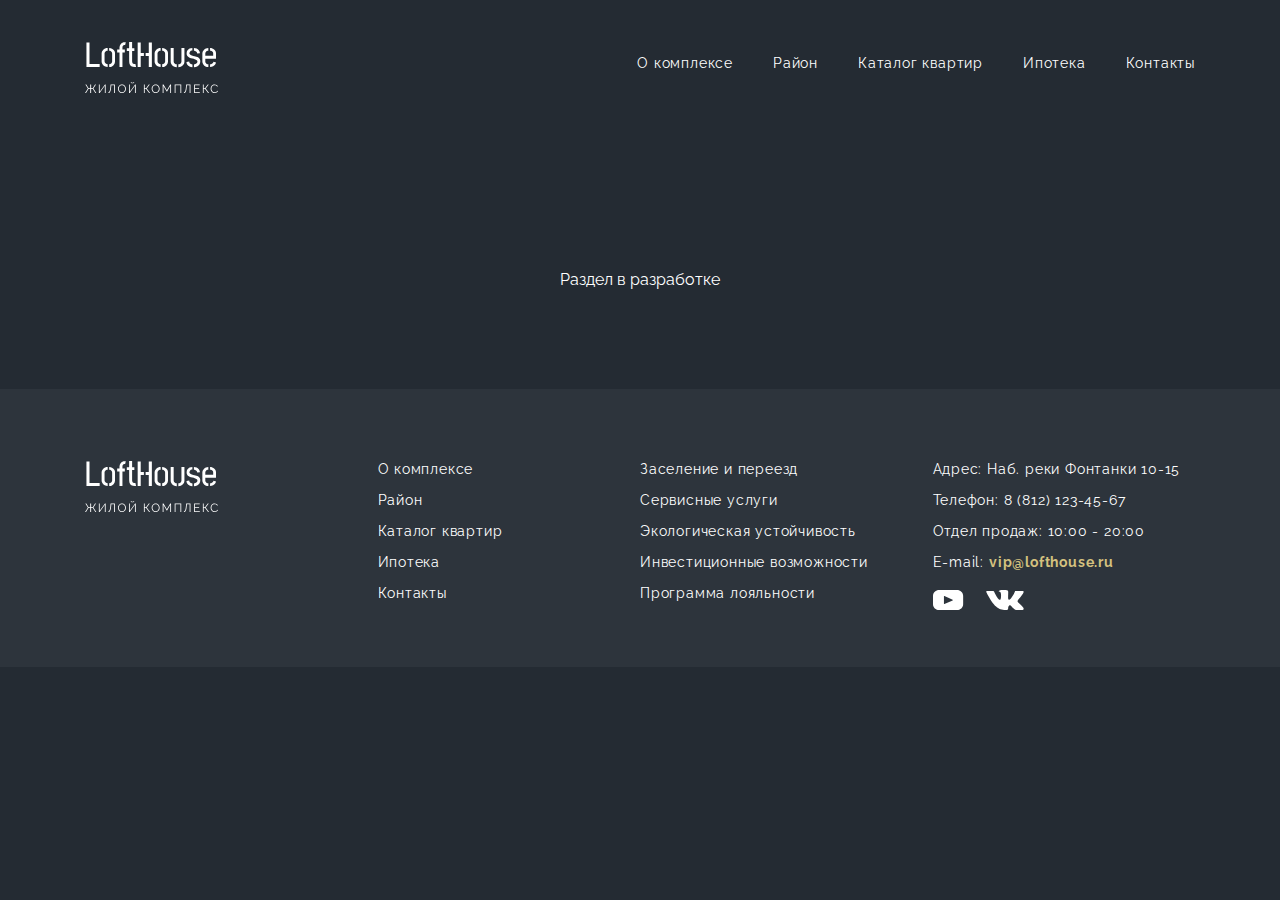
<file: html/loyalty.html>
<!DOCTYPE html>
<html lang="ru">

<head>
  <meta charset="UTF-8">
  <meta name="viewport" content="width=device-width, initial-scale=1.0">
  <title>Программа лояльности ЖК LoftHouse</title>
  <link rel="icon" type="image/svg+xml" href="./../img/favicon.svg">
  <link rel="icon" type="image/png" href="./../img/favicon.png">
  <link rel="stylesheet" href="./../css/main.css">
  <script defer src="./../libs/phoneMask/mask.js"></script>
  <script defer src="./../libs/phoneMask/mask_list.js"></script>
  <script defer src="./../js/main.js"></script>
</head>

<body>
  <header class="header">
    <div class="header__container container">
      <div class="header__top">
        <a href="./../index.html" aria-label="Перейти на главную страницу сайта">
          <img class="header__logo" src="./../img/logo.svg" alt="Логотип Loft House">
        </a>
        <div class="header__nav">
          <nav class="nav">
            <ul class="nav__list">
              <li><a href="./../html/about.html">О&nbsp;комплексе</a></li>
              <li><a href="./../html/district.html">Район</a></li>
              <li><a href="./../html/catalog.html">Каталог квартир</a></li>
              <li><a href="./../html/mortgage.html">Ипотека</a></li>
              <li><a href="./../html/contacts.html">Контакты</a></li>
            </ul>
          </nav>
        </div>

        <div class="header__nav-btn">
          <button class="nav-icon-btn nav-icon" aria-label="Открыть меню"></button>
        </div>
      </div>
    </div>
  </header>

  <main>
    <div class="dev">
      Раздел в разработке
    </div>
  </main>

  <footer class="footer">
    <div class="container">
      <div class="footer__grid">
        <div class="footer__logo">
          <a href="./../index.html" aria-label="Перейти на главную страницу сайта">
            <img src="./../img/logo.svg" alt="Логотип Loft House">
          </a>
        </div>
        <nav class="footer__nav">
          <ul class="footer__nav-list">
            <li class="footer__nav-item"><a href="./../html/about.html">О&nbsp;комплексе</a></li>
            <li class="footer__nav-item"><a href="./../html/district.html">Район</a></li>
            <li class="footer__nav-item"><a href="./../html/catalog.html">Каталог квартир</a></li>
            <li class="footer__nav-item"><a href="./../html/mortgage.html">Ипотека</a></li>
            <li class="footer__nav-item"><a href="./../html/contacts.html">Контакты</a></li>
          </ul>
          <ul class="footer__nav-list">
            <li class="footer__nav-item"><a href="./../html/moving.html">Заселение и&nbsp;переезд</a></li>
            <li class="footer__nav-item"><a href="./../html/service.html">Сервисные услуги</a></li>
            <li class="footer__nav-item"><a href="./../html/ecology.html">Экологическая устойчивость</a></li>
            <li class="footer__nav-item"><a href="./../html/investments.html">Инвестиционные возможности</a></li>
            <li class="footer__nav-item"><a href="./../html/loyalty.html">Программа лояльности </a></li>
          </ul>
        </nav>
        <div class="footer__contacts">
          <ul class="footer__address">
            <li class="footer__address-item">
              Адрес: Наб. реки Фонтанки 10-15
            </li>
            <li class="footer__address-item">
              Телефон: <a href="tel:+78121234567" aria-label="Позвонить в отдел продаж Loft House">8 (812) 123-45-67</a>
            </li>
            <li class="footer__address-item">
              Отдел продаж: 10:00 - 20:00
            </li>
            <li class="footer__address-item">
              E-mail: <a class="link-bold" href="mailto:vip@lofthouse.ru"
                aria-label="Написать e-mail">vip@lofthouse.ru</a>
            </li>
          </ul>
          <ul class="footer__socials social">
            <li>
              <a class="social__link" href="http://www.youtube.com" aria-label="Перейти на youtube канал Loft House">
                <svg class="social__icon" width="31" height="20" viewBox="0 0 31 20" xmlns="http://www.w3.org/2000/svg">
                  <path
                    d="M23.8927 0H6.26295C2.80401 0 0 2.62807 0 5.86998V14.13C0 17.3719 2.80401 20 6.26295 20H23.8927C27.3517 20 30.1557 17.3719 30.1557 14.13V5.86998C30.1557 2.62807 27.3517 0 23.8927 0ZM19.6571 10.4019L11.4111 14.088C11.1914 14.1862 10.9376 14.036 10.9376 13.8079V6.20534C10.9376 5.97396 11.1981 5.82399 11.4182 5.92859L19.6643 9.84507C19.9094 9.9615 19.9052 10.291 19.6571 10.4019Z" />
                </svg>
              </a>
            </li>
            <li>
              <a class="social__link" href="http://vk.ru" aria-label="Перейти в группу в ВК Loft House">
                <svg class="social__icon" width="38" height="20" viewBox="0 0 38 20" xmlns="http://www.w3.org/2000/svg">
                  <path
                    d="M37.483 18.0622C37.4377 17.9707 37.3955 17.8948 37.3563 17.834C36.7074 16.7387 35.4673 15.3942 33.6369 13.8002L33.5982 13.7637L33.5788 13.7458L33.5593 13.7275H33.5396C32.7089 12.9852 32.1828 12.4861 31.9625 12.2306C31.5594 11.7439 31.4691 11.2512 31.6894 10.752C31.8451 10.3749 32.4297 9.57835 33.442 8.3614C33.9745 7.71645 34.3962 7.19955 34.7076 6.81011C36.9537 4.01144 37.9275 2.22306 37.6287 1.44425L37.5127 1.26225C37.4348 1.15269 37.2336 1.05245 36.9094 0.961035C36.5844 0.869813 36.1691 0.854728 35.6627 0.915521L30.0546 0.95183C29.9638 0.921657 29.834 0.92447 29.665 0.961035C29.4962 0.997601 29.4118 1.01595 29.4118 1.01595L29.3142 1.06165L29.2367 1.11657C29.1718 1.15288 29.1003 1.21674 29.0224 1.30803C28.9448 1.39899 28.88 1.50575 28.8281 1.6274C28.2176 3.09967 27.5234 4.46851 26.7443 5.73386C26.2639 6.48838 25.8227 7.14227 25.4199 7.69593C25.0175 8.2494 24.68 8.65718 24.4075 8.91858C24.1347 9.18022 23.8885 9.38984 23.6674 9.54818C23.4466 9.70659 23.2781 9.77352 23.1614 9.74904C23.0444 9.72455 22.9342 9.70026 22.83 9.67597C22.6483 9.5664 22.5022 9.41739 22.3921 9.22881C22.2815 9.04023 22.207 8.80287 22.168 8.51693C22.1293 8.2308 22.1064 7.98469 22.0998 7.77776C22.0938 7.57109 22.0965 7.27875 22.1097 6.90159C22.1232 6.52424 22.1293 6.26892 22.1293 6.13506C22.1293 5.67262 22.1389 5.17074 22.1582 4.62929C22.1779 4.08784 22.1937 3.65883 22.207 3.34278C22.2203 3.02641 22.2264 2.6917 22.2264 2.33883C22.2264 1.98596 22.2035 1.70922 22.1582 1.50837C22.1135 1.30777 22.0448 1.11305 21.9543 0.924278C21.8632 0.735697 21.7299 0.589819 21.5551 0.486259C21.3798 0.382827 21.162 0.300747 20.9028 0.239761C20.2146 0.0938189 19.3384 0.0148707 18.2736 0.00259691C15.8591 -0.0216949 14.3076 0.124439 13.6196 0.440808C13.347 0.574476 13.1003 0.757112 12.8797 0.98814C12.646 1.25592 12.6134 1.40206 12.7821 1.4261C13.5611 1.53547 14.1126 1.79712 14.4372 2.21078L14.5542 2.42999C14.6452 2.58814 14.736 2.86813 14.827 3.26959C14.9177 3.67104 14.9763 4.11513 15.0021 4.60161C15.0669 5.48998 15.0669 6.25044 15.0021 6.88305C14.9371 7.51592 14.8757 8.00859 14.8171 8.36146C14.7585 8.71433 14.671 9.00027 14.5542 9.21922C14.4372 9.43823 14.3594 9.57209 14.3204 9.62067C14.2815 9.66926 14.249 9.69988 14.2232 9.71189C14.0545 9.7725 13.879 9.80337 13.6973 9.80337C13.5154 9.80337 13.2949 9.7181 13.0353 9.54767C12.7757 9.37724 12.5064 9.14315 12.2272 8.845C11.9481 8.54678 11.6332 8.13005 11.2826 7.59474C10.9322 7.05942 10.5687 6.42675 10.1922 5.69672L9.88071 5.16729C9.68598 4.82669 9.41998 4.33075 9.08243 3.67993C8.74468 3.02884 8.44615 2.39904 8.18662 1.79066C8.08288 1.53515 7.92703 1.34063 7.71935 1.20677L7.62188 1.15185C7.55709 1.10327 7.45308 1.05168 7.31039 0.996706C7.1675 0.941794 7.0184 0.902415 6.86249 0.878187L1.52685 0.914498C0.981621 0.914498 0.611676 1.03027 0.416881 1.26149L0.338923 1.37086C0.299978 1.43178 0.280334 1.52908 0.280334 1.663C0.280334 1.79686 0.31928 1.96115 0.397238 2.15568C1.17614 3.87145 2.02318 5.52617 2.93836 7.12009C3.85354 8.71402 4.64882 9.99796 5.32371 10.9708C5.99873 11.9443 6.68679 12.8631 7.38787 13.7268C8.08895 14.5907 8.55302 15.1444 8.78008 15.3876C9.00741 15.6313 9.18597 15.8135 9.31576 15.9351L9.80268 16.3731C10.1142 16.6652 10.5718 17.015 11.1754 17.4225C11.7793 17.8303 12.4478 18.2317 13.1812 18.6275C13.9148 19.0226 14.7683 19.3451 15.7421 19.5944C16.7157 19.8441 17.6633 19.9442 18.5851 19.8959H20.8246C21.2788 19.8591 21.6229 19.7253 21.8567 19.4943L21.9342 19.4028C21.9863 19.3302 22.0351 19.2173 22.0801 19.0655C22.1257 18.9134 22.1483 18.7459 22.1483 18.5636C22.135 18.0405 22.1775 17.5691 22.2746 17.1493C22.3717 16.7297 22.4823 16.4134 22.606 16.2003C22.7297 15.9874 22.8692 15.8078 23.0246 15.6622C23.1802 15.5162 23.2911 15.4278 23.3562 15.3974C23.4208 15.3668 23.4725 15.346 23.5114 15.3335C23.823 15.2362 24.1896 15.3305 24.612 15.6167C25.0339 15.9026 25.4297 16.2557 25.8 16.6753C26.17 17.0953 26.6145 17.5665 27.1337 18.0896C27.6532 18.6129 28.1075 19.0018 28.4968 19.2577L28.8861 19.4767C29.1461 19.6229 29.4837 19.7567 29.8992 19.8784C30.3139 20 30.6773 20.0304 30.9894 19.9696L35.9743 19.8967C36.4673 19.8967 36.851 19.8202 37.1231 19.6684C37.3958 19.5163 37.5578 19.3488 37.6101 19.1665C37.6622 18.9841 37.665 18.7771 37.6199 18.5457C37.5738 18.3148 37.5283 18.1534 37.483 18.0622Z" />
                </svg>
              </a>
            </li>
          </ul>
        </div>
      </div>
    </div>
  </footer>
</body>

</html>
</file>
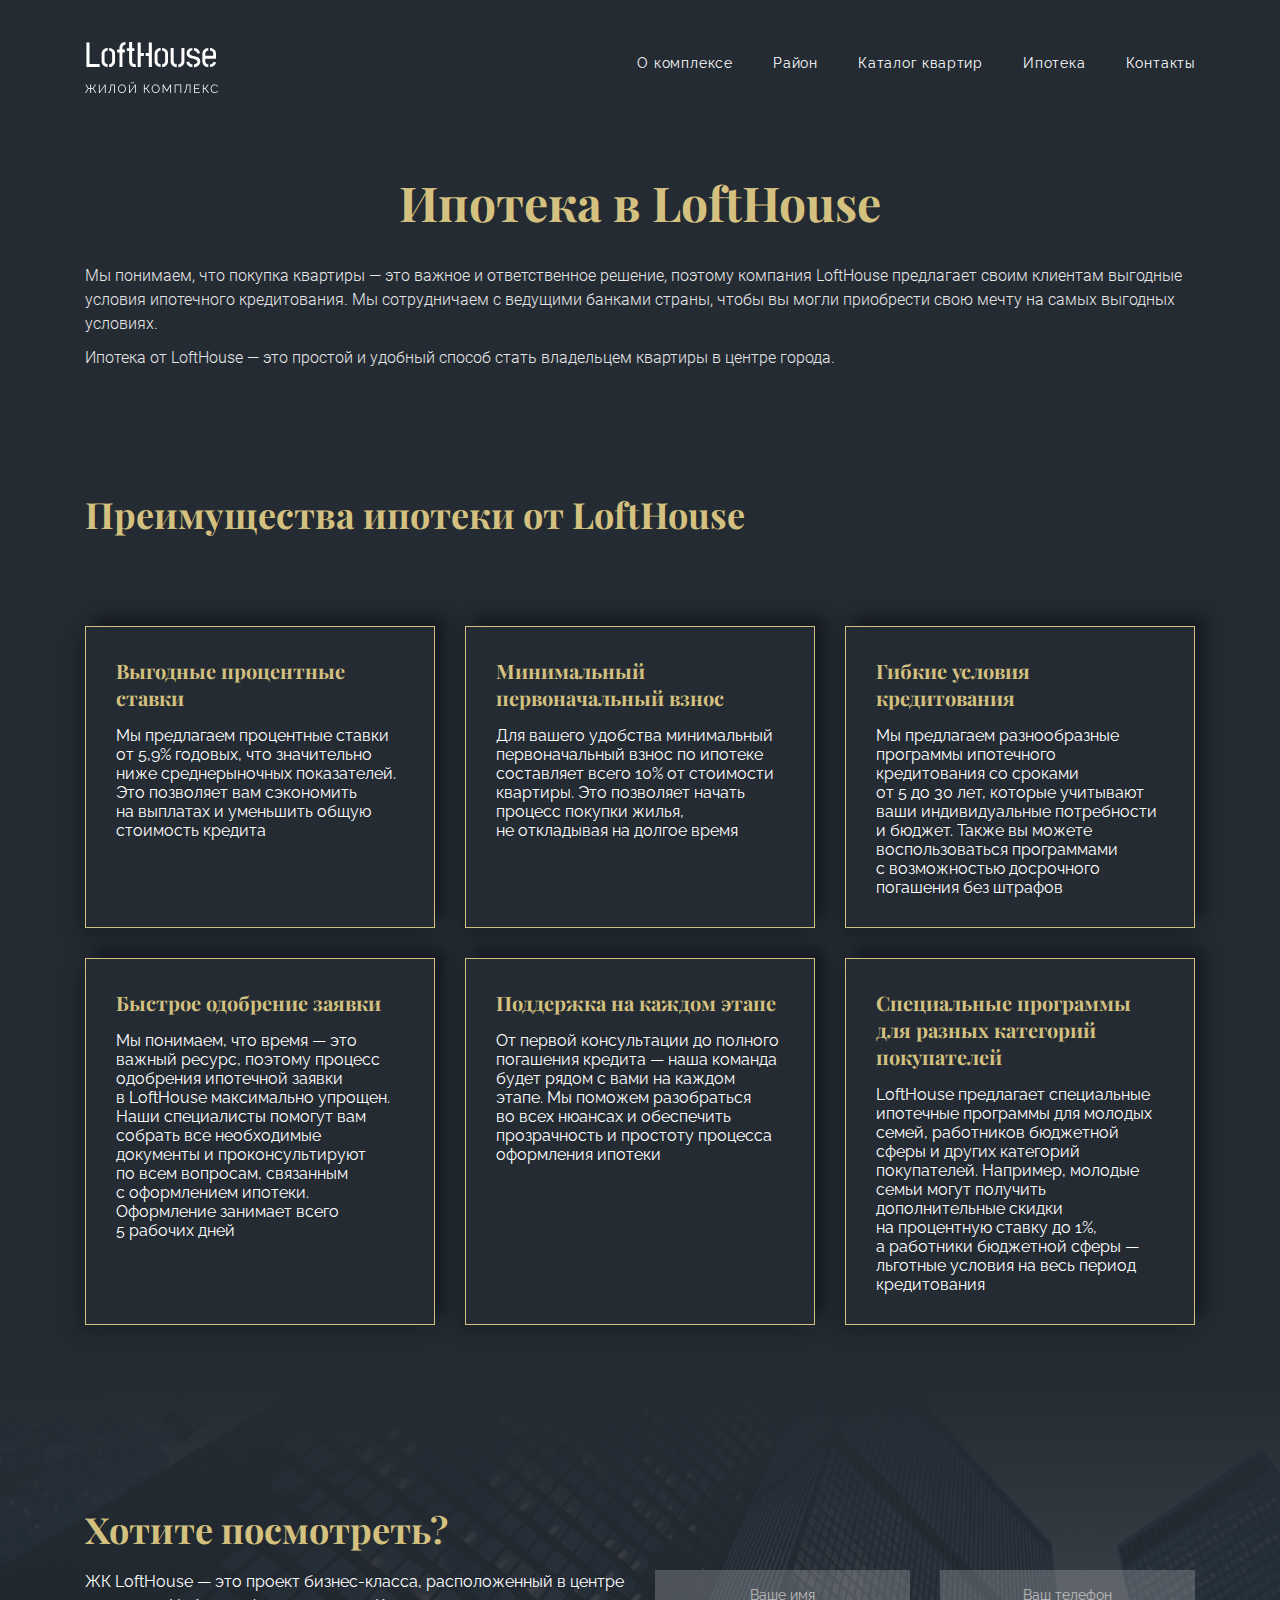
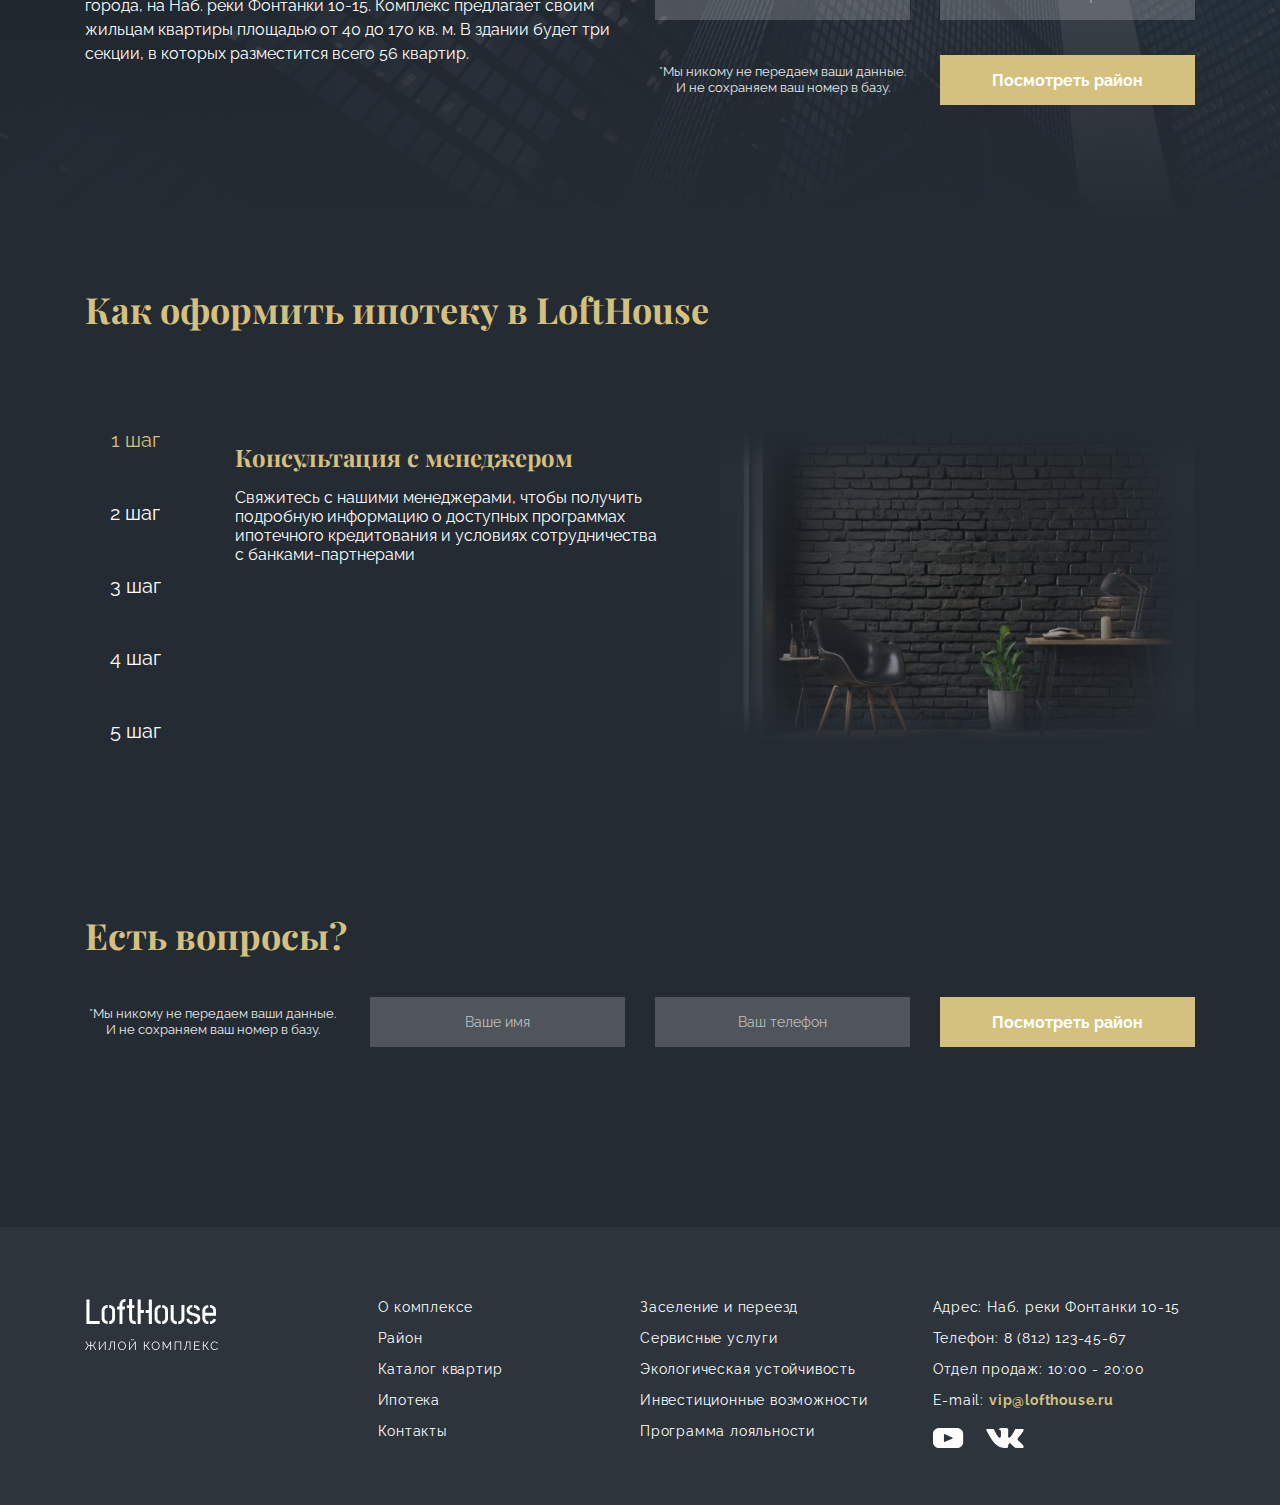
<file: html/mortgage.html>
<!DOCTYPE html>
<html lang="ru">

<head>
  <meta charset="UTF-8">
  <meta name="viewport" content="width=device-width, initial-scale=1.0">
  <title>Ипотека ЖК LoftHouse</title>
  <link rel="icon" type="image/svg+xml" href="./../img/favicon.svg">
  <link rel="icon" type="image/png" href="./../img/favicon.png">
  <link rel="stylesheet" href="./../css/main.css">
  <script defer src="./../libs/phoneMask/mask.js"></script>
  <script defer src="./../libs/phoneMask/mask_list.js"></script>
  <script defer src="./../js/main.js"></script>
  <script defer src="./../js/steps.js"></script>
</head>

<body>
  <header class="header">
    <div class="header__container container">
      <div class="header__top">
        <a href="./../index.html" aria-label="Перейти на главную страницу сайта">
          <img class="header__logo" src="./../img/logo.svg" alt="Логотип Loft House">
        </a>
        <div class="header__nav">
          <nav class="nav">
            <ul class="nav__list">
              <li><a href="./../html/about.html">О&nbsp;комплексе</a></li>
              <li><a href="./../html/district.html">Район</a></li>
              <li><a href="./../html/catalog.html">Каталог квартир</a></li>
              <li><a href="#!">Ипотека</a></li>
              <li><a href="./../html/contacts.html">Контакты</a></li>
            </ul>
          </nav>
        </div>

        <div class="header__nav-btn">
          <button class="nav-icon-btn nav-icon" aria-label="Открыть меню"></button>
        </div>
      </div>
    </div>
  </header>

  <main>
    <section class="mortgage-header">
      <div class="container">
        <h1 class="mortgage-header__title title-main">
          Ипотека в&nbsp;LoftHouse
        </h1>
        <p class="mortgage-header__text">
          Мы&nbsp;понимаем, что покупка квартиры&nbsp;&mdash; это важное и&nbsp;ответственное решение, поэтому
          компания LoftHouse
          предлагает своим клиентам выгодные условия ипотечного кредитования. Мы&nbsp;сотрудничаем
          с&nbsp;ведущими
          банками страны, чтобы вы&nbsp;могли приобрести свою мечту на&nbsp;самых выгодных условиях.
        </p>
        <p class="mortgage-header__text">
          Ипотека от&nbsp;LoftHouse&nbsp;&mdash; это простой и&nbsp;удобный способ стать владельцем квартиры
          в&nbsp;центре города.
        </p>
      </div>
    </section>
    <section class="mortgage-advantages">
      <div class="container">
        <h2 class="mortgage-advantages__title title-section">
          Преимущества ипотеки от&nbsp;LoftHouse
        </h2>
        <ul class="mortgage-advantages__list">
          <li class="mortgage-advantages__item">
            <h3 class="mortgage-advantages__item-title title-item">
              Выгодные процентные ставки
            </h3>
            <p class="mortgage-advantages__item-text">
              Мы&nbsp;предлагаем процентные ставки от&nbsp;5,9% годовых, что значительно ниже
              среднерыночных показателей. Это позволяет вам сэкономить на&nbsp;выплатах и&nbsp;уменьшить
              общую стоимость кредита
            </p>
          </li>
          <li class="mortgage-advantages__item">
            <h3 class="mortgage-advantages__item-title title-item">
              Минимальный первоначальный взнос
            </h3>
            <p class="mortgage-advantages__item-text">
              Для вашего удобства минимальный первоначальный взнос по&nbsp;ипотеке составляет
              всего&nbsp;10% от&nbsp;стоимости квартиры. Это позволяет начать процесс покупки жилья,
              не&nbsp;откладывая на&nbsp;долгое время
            </p>
          </li>
          <li class="mortgage-advantages__item">
            <h3 class="mortgage-advantages__item-title title-item">
              Гибкие условия кредитования
            </h3>
            <p class="mortgage-advantages__item-text">
              Мы&nbsp;предлагаем разнообразные программы ипотечного кредитования со&nbsp;сроками
              от&nbsp;5&nbsp;до&nbsp;30&nbsp;лет, которые учитывают ваши
              индивидуальные потребности и&nbsp;бюджет. Также вы&nbsp;можете воспользоваться программами
              с&nbsp;возможностью досрочного погашения без штрафов
            </p>
          </li>
          <li class="mortgage-advantages__item">
            <h3 class="mortgage-advantages__item-title title-item">
              Быстрое одобрение заявки
            </h3>
            <p class="mortgage-advantages__item-text">
              Мы&nbsp;понимаем, что время&nbsp;&mdash; это важный ресурс, поэтому процесс одобрения
              ипотечной заявки в&nbsp;LoftHouse максимально упрощен. Наши специалисты помогут вам собрать
              все необходимые документы и&nbsp;проконсультируют по&nbsp;всем вопросам, связанным
              с&nbsp;оформлением ипотеки. Оформление занимает всего 5&nbsp;рабочих дней
            </p>
          </li>
          <li class="mortgage-advantages__item">
            <h3 class="mortgage-advantages__item-title title-item">
              Поддержка на&nbsp;каждом этапе
            </h3>
            <p class="mortgage-advantages__item-text">
              От&nbsp;первой консультации до&nbsp;полного погашения кредита&nbsp;&mdash; наша команда
              будет рядом с&nbsp;вами на
              каждом этапе. Мы&nbsp;поможем разобраться во&nbsp;всех нюансах и&nbsp;обеспечить
              прозрачность и&nbsp;простоту
              процесса оформления ипотеки
            </p>
          </li>
          <li class="mortgage-advantages__item">
            <h3 class="mortgage-advantages__item-title title-item">
              Специальные программы для разных категорий покупателей
            </h3>
            <p class="mortgage-advantages__item-text">
              LoftHouse предлагает специальные ипотечные программы для молодых семей, работников бюджетной
              сферы и&nbsp;других категорий покупателей. Например, молодые семьи могут получить
              дополнительные скидки на&nbsp;процентную ставку до&nbsp;1%, а&nbsp;работники бюджетной
              сферы&nbsp;&mdash; льготные условия на&nbsp;весь период кредитования
            </p>
          </li>
        </ul>
      </div>
    </section>

    <section class="cta">
      <div class="container">
        <h2 class="cta__title title-section">Хотите посмотреть?</h2>
        <div class="cta__wrapper">
          <div class="cta__text">
            <p>
              ЖК&nbsp;LoftHouse&nbsp;&mdash; это проект бизнес-класса, расположенный в&nbsp;центре города,
              на&nbsp;Наб. реки Фонтанки 10-15. Комплекс предлагает своим жильцам квартиры площадью
              от&nbsp;40&nbsp;до&nbsp;170&nbsp;кв.&nbsp;м. В&nbsp;здании будет три секции, в&nbsp;которых
              разместится всего 56&nbsp;квартир.
            </p>
          </div>

          <form action="" class="cta__form form">
            <input type="text" class="form__input" placeholder="Ваше имя">
            <input data-tel-input type="tel" class="form__input" placeholder="Ваш телефон">

            <p class="form__privacy form__privacy_bottom">
              *Мы&nbsp;никому не&nbsp;передаем ваши данные.
              И&nbsp;не&nbsp;сохраняем ваш номер в&nbsp;базу.
            </p>

            <button type="submit" class="form__btn"
              aria-label="Отправить заявку, чтобы сотрудники Loft House связались с вами">Посмотреть район</button>
          </form>

        </div>
      </div>
    </section>

    <section class="mortgage-steps">
      <div class="container">
        <h2 class="mortgage-steps__title title-section">
          Как оформить ипотеку в&nbsp;LoftHouse
        </h2>
        <div class="mortgage-steps__wrapper">
          <ul class="mortgage-steps__numbers">
            <li class="mortgage-steps__number">
              <button class="mortgage-steps__btn mortgage-steps__btn_active" data-path="step-1"
                aria-label="Открыть описание с первым шагом оформления ипотеки">
                1&nbsp;шаг
              </button>
            </li>
            <li class="mortgage-steps__number">
              <button class="mortgage-steps__btn" data-path="step-2"
                aria-label="Открыть описание со вторым шагом оформления ипотеки">
                2&nbsp;шаг
              </button>
            </li>
            <li class="mortgage-steps__number">
              <button class="mortgage-steps__btn" data-path="step-3"
                aria-label="Открыть описание с третьим шагом оформления ипотеки">
                3&nbsp;шаг
              </button>
            </li>
            <li class="mortgage-steps__number">
              <button class="mortgage-steps__btn" data-path="step-4"
                aria-label="Открыть описание с четвертым шагом оформления ипотеки">
                4&nbsp;шаг
              </button>
            </li>
            <li class="mortgage-steps__number">
              <button class="mortgage-steps__btn" data-path="step-5"
                aria-label="Открыть описание с пятым шагом оформления ипотеки">
                5&nbsp;шаг
              </button>
            </li>
          </ul>
          <ul class="mortgage-steps__list">
            <li class="mortgage-steps__item mortgage-steps__item_active" data-target="step-1">
              <h3 class="mortgage-steps__item-title title-item">
                Консультация с&nbsp;менеджером
              </h3>
              <p class="mortgage-steps__item-text">
                Свяжитесь с&nbsp;нашими менеджерами, чтобы получить подробную информацию
                о&nbsp;доступных
                программах ипотечного кредитования и&nbsp;условиях сотрудничества
                с&nbsp;банками-партнерами
              </p>
            </li>
            <li class="mortgage-steps__item" data-target="step-2">
              <h3 class="mortgage-steps__item-title title-item">
                Подготовка документов
              </h3>
              <p class="mortgage-steps__item-text">
                Мы&nbsp;поможем вам собрать все необходимые документы для подачи заявки на&nbsp;ипотеку,
                чтобы процесс оформления прошел быстро и&nbsp;без лишних хлопот
              </p>
            </li>
            <li class="mortgage-steps__item" data-target="step-3">
              <h3 class="mortgage-steps__item-title title-item">
                Подача заявки в&nbsp;банк
              </h3>
              <p class="mortgage-steps__item-text">
                Ваши документы будут отправлены в&nbsp;банк для рассмотрения. В&nbsp;кратчайшие сроки
                вы&nbsp;получите ответ по&nbsp;вашей заявке
              </p>
            </li>
            <li class="mortgage-steps__item" data-target="step-4">
              <h3 class="mortgage-steps__item-title title-item">
                Оформление сделки
              </h3>
              <p class="mortgage-steps__item-text">
                После одобрения заявки мы&nbsp;поможем вам с&nbsp;оформлением всех необходимых
                документов
                и&nbsp;заключением договора купли-продажи
              </p>
            </li>
            <li class="mortgage-steps__item" data-target="step-5">
              <h3 class="mortgage-steps__item-title title-item">
                Получение ключей от&nbsp;новой квартиры
              </h3>
              <p class="mortgage-steps__item-text">
                Завершив все формальности, вы&nbsp;станете обладателем квартиры в&nbsp;жилом комплексе
                LoftHouse и&nbsp;сможете наслаждаться жизнью в&nbsp;новом доме
              </p>
            </li>
          </ul>
        </div>
      </div>
    </section>

    <section class="feedback">
      <div class="container">
        <h2 class="feedback__title title-section">Есть вопросы?</h2>
        <form class="feedback__form form">
          <p class="form__privacy form__privacy_bottom">
            *Мы&nbsp;никому не&nbsp;передаем ваши данные.
            И&nbsp;не&nbsp;сохраняем ваш номер в&nbsp;базу.
          </p>

          <input type="text" class="form__input" placeholder="Ваше имя">
          <input data-tel-input type="tel" class="form__input" placeholder="Ваш телефон">
          <button type="submit" class="form__btn"
            aria-label="Отправить заявку, чтобы сотрудники Loft House связались с вами">Посмотреть район</button>
        </form>
      </div>
    </section>

  </main>

  <footer class="footer">
    <div class="container">
      <div class="footer__grid">
        <div class="footer__logo">
          <a href="./../index.html" aria-label="Перейти на главную страницу сайта">
            <img src="./../img/logo.svg" alt="Логотип Loft House">
          </a>
        </div>
        <nav class="footer__nav">
          <ul class="footer__nav-list">
            <li class="footer__nav-item"><a href="./../html/about.html">О&nbsp;комплексе</a></li>
            <li class="footer__nav-item"><a href="./../html/district.html">Район</a></li>
            <li class="footer__nav-item"><a href="./../html/catalog.html">Каталог квартир</a></li>
            <li class="footer__nav-item"><a href="./../html/mortgage.html">Ипотека</a></li>
            <li class="footer__nav-item"><a href="./../html/contacts.html">Контакты</a></li>
          </ul>
          <ul class="footer__nav-list">
            <li class="footer__nav-item"><a href="./../html/moving.html">Заселение и&nbsp;переезд</a></li>
            <li class="footer__nav-item"><a href="./../html/service.html">Сервисные услуги</a></li>
            <li class="footer__nav-item"><a href="./../html/ecology.html">Экологическая устойчивость</a></li>
            <li class="footer__nav-item"><a href="./../html/investments.html">Инвестиционные возможности</a></li>
            <li class="footer__nav-item"><a href="./../html/loyalty.html">Программа лояльности </a></li>
          </ul>
        </nav>
        <div class="footer__contacts">
          <ul class="footer__address">
            <li class="footer__address-item">
              Адрес: Наб. реки Фонтанки 10-15
            </li>
            <li class="footer__address-item">
              Телефон: <a href="tel:+78121234567" aria-label="Позвонить в отдел продаж Loft House">8 (812) 123-45-67</a>
            </li>
            <li class="footer__address-item">
              Отдел продаж: 10:00 - 20:00
            </li>
            <li class="footer__address-item">
              E-mail: <a class="link-bold" href="mailto:vip@lofthouse.ru"
                aria-label="Написать e-mail">vip@lofthouse.ru</a>
            </li>
          </ul>
          <ul class="footer__socials social">
            <li>
              <a class="social__link" href="http://www.youtube.com" aria-label="Перейти на youtube канал Loft House">
                <svg class="social__icon" width="31" height="20" viewBox="0 0 31 20" xmlns="http://www.w3.org/2000/svg">
                  <path
                    d="M23.8927 0H6.26295C2.80401 0 0 2.62807 0 5.86998V14.13C0 17.3719 2.80401 20 6.26295 20H23.8927C27.3517 20 30.1557 17.3719 30.1557 14.13V5.86998C30.1557 2.62807 27.3517 0 23.8927 0ZM19.6571 10.4019L11.4111 14.088C11.1914 14.1862 10.9376 14.036 10.9376 13.8079V6.20534C10.9376 5.97396 11.1981 5.82399 11.4182 5.92859L19.6643 9.84507C19.9094 9.9615 19.9052 10.291 19.6571 10.4019Z" />
                </svg>
              </a>
            </li>
            <li>
              <a class="social__link" href="http://vk.ru" aria-label="Перейти в группу в ВК Loft House">
                <svg class="social__icon" width="38" height="20" viewBox="0 0 38 20" xmlns="http://www.w3.org/2000/svg">
                  <path
                    d="M37.483 18.0622C37.4377 17.9707 37.3955 17.8948 37.3563 17.834C36.7074 16.7387 35.4673 15.3942 33.6369 13.8002L33.5982 13.7637L33.5788 13.7458L33.5593 13.7275H33.5396C32.7089 12.9852 32.1828 12.4861 31.9625 12.2306C31.5594 11.7439 31.4691 11.2512 31.6894 10.752C31.8451 10.3749 32.4297 9.57835 33.442 8.3614C33.9745 7.71645 34.3962 7.19955 34.7076 6.81011C36.9537 4.01144 37.9275 2.22306 37.6287 1.44425L37.5127 1.26225C37.4348 1.15269 37.2336 1.05245 36.9094 0.961035C36.5844 0.869813 36.1691 0.854728 35.6627 0.915521L30.0546 0.95183C29.9638 0.921657 29.834 0.92447 29.665 0.961035C29.4962 0.997601 29.4118 1.01595 29.4118 1.01595L29.3142 1.06165L29.2367 1.11657C29.1718 1.15288 29.1003 1.21674 29.0224 1.30803C28.9448 1.39899 28.88 1.50575 28.8281 1.6274C28.2176 3.09967 27.5234 4.46851 26.7443 5.73386C26.2639 6.48838 25.8227 7.14227 25.4199 7.69593C25.0175 8.2494 24.68 8.65718 24.4075 8.91858C24.1347 9.18022 23.8885 9.38984 23.6674 9.54818C23.4466 9.70659 23.2781 9.77352 23.1614 9.74904C23.0444 9.72455 22.9342 9.70026 22.83 9.67597C22.6483 9.5664 22.5022 9.41739 22.3921 9.22881C22.2815 9.04023 22.207 8.80287 22.168 8.51693C22.1293 8.2308 22.1064 7.98469 22.0998 7.77776C22.0938 7.57109 22.0965 7.27875 22.1097 6.90159C22.1232 6.52424 22.1293 6.26892 22.1293 6.13506C22.1293 5.67262 22.1389 5.17074 22.1582 4.62929C22.1779 4.08784 22.1937 3.65883 22.207 3.34278C22.2203 3.02641 22.2264 2.6917 22.2264 2.33883C22.2264 1.98596 22.2035 1.70922 22.1582 1.50837C22.1135 1.30777 22.0448 1.11305 21.9543 0.924278C21.8632 0.735697 21.7299 0.589819 21.5551 0.486259C21.3798 0.382827 21.162 0.300747 20.9028 0.239761C20.2146 0.0938189 19.3384 0.0148707 18.2736 0.00259691C15.8591 -0.0216949 14.3076 0.124439 13.6196 0.440808C13.347 0.574476 13.1003 0.757112 12.8797 0.98814C12.646 1.25592 12.6134 1.40206 12.7821 1.4261C13.5611 1.53547 14.1126 1.79712 14.4372 2.21078L14.5542 2.42999C14.6452 2.58814 14.736 2.86813 14.827 3.26959C14.9177 3.67104 14.9763 4.11513 15.0021 4.60161C15.0669 5.48998 15.0669 6.25044 15.0021 6.88305C14.9371 7.51592 14.8757 8.00859 14.8171 8.36146C14.7585 8.71433 14.671 9.00027 14.5542 9.21922C14.4372 9.43823 14.3594 9.57209 14.3204 9.62067C14.2815 9.66926 14.249 9.69988 14.2232 9.71189C14.0545 9.7725 13.879 9.80337 13.6973 9.80337C13.5154 9.80337 13.2949 9.7181 13.0353 9.54767C12.7757 9.37724 12.5064 9.14315 12.2272 8.845C11.9481 8.54678 11.6332 8.13005 11.2826 7.59474C10.9322 7.05942 10.5687 6.42675 10.1922 5.69672L9.88071 5.16729C9.68598 4.82669 9.41998 4.33075 9.08243 3.67993C8.74468 3.02884 8.44615 2.39904 8.18662 1.79066C8.08288 1.53515 7.92703 1.34063 7.71935 1.20677L7.62188 1.15185C7.55709 1.10327 7.45308 1.05168 7.31039 0.996706C7.1675 0.941794 7.0184 0.902415 6.86249 0.878187L1.52685 0.914498C0.981621 0.914498 0.611676 1.03027 0.416881 1.26149L0.338923 1.37086C0.299978 1.43178 0.280334 1.52908 0.280334 1.663C0.280334 1.79686 0.31928 1.96115 0.397238 2.15568C1.17614 3.87145 2.02318 5.52617 2.93836 7.12009C3.85354 8.71402 4.64882 9.99796 5.32371 10.9708C5.99873 11.9443 6.68679 12.8631 7.38787 13.7268C8.08895 14.5907 8.55302 15.1444 8.78008 15.3876C9.00741 15.6313 9.18597 15.8135 9.31576 15.9351L9.80268 16.3731C10.1142 16.6652 10.5718 17.015 11.1754 17.4225C11.7793 17.8303 12.4478 18.2317 13.1812 18.6275C13.9148 19.0226 14.7683 19.3451 15.7421 19.5944C16.7157 19.8441 17.6633 19.9442 18.5851 19.8959H20.8246C21.2788 19.8591 21.6229 19.7253 21.8567 19.4943L21.9342 19.4028C21.9863 19.3302 22.0351 19.2173 22.0801 19.0655C22.1257 18.9134 22.1483 18.7459 22.1483 18.5636C22.135 18.0405 22.1775 17.5691 22.2746 17.1493C22.3717 16.7297 22.4823 16.4134 22.606 16.2003C22.7297 15.9874 22.8692 15.8078 23.0246 15.6622C23.1802 15.5162 23.2911 15.4278 23.3562 15.3974C23.4208 15.3668 23.4725 15.346 23.5114 15.3335C23.823 15.2362 24.1896 15.3305 24.612 15.6167C25.0339 15.9026 25.4297 16.2557 25.8 16.6753C26.17 17.0953 26.6145 17.5665 27.1337 18.0896C27.6532 18.6129 28.1075 19.0018 28.4968 19.2577L28.8861 19.4767C29.1461 19.6229 29.4837 19.7567 29.8992 19.8784C30.3139 20 30.6773 20.0304 30.9894 19.9696L35.9743 19.8967C36.4673 19.8967 36.851 19.8202 37.1231 19.6684C37.3958 19.5163 37.5578 19.3488 37.6101 19.1665C37.6622 18.9841 37.665 18.7771 37.6199 18.5457C37.5738 18.3148 37.5283 18.1534 37.483 18.0622Z" />
                </svg>
              </a>
            </li>
          </ul>
        </div>
      </div>
    </div>
  </footer>
</body>

</html>
</file>
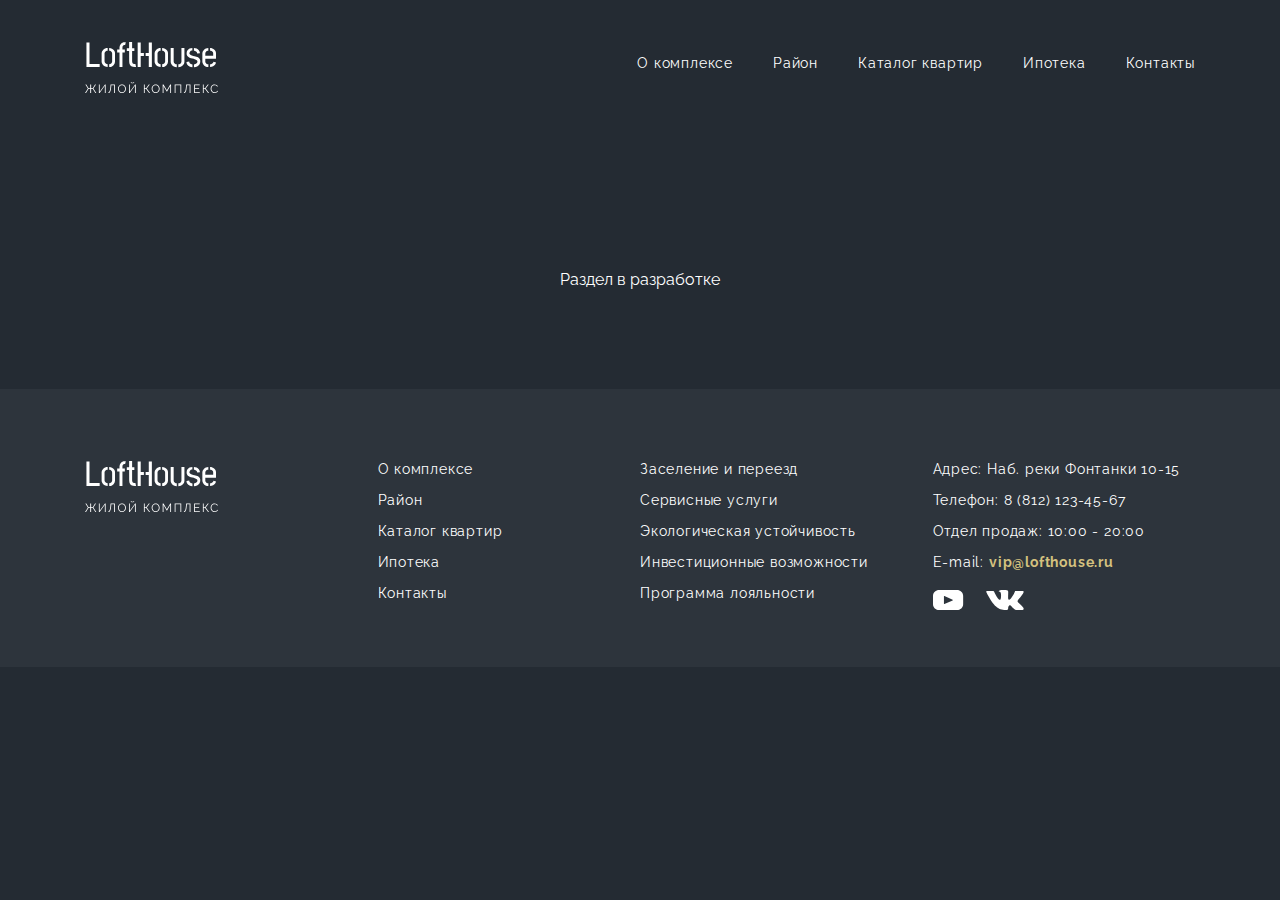
<file: html/moving.html>
<!DOCTYPE html>
<html lang="ru">

<head>
  <meta charset="UTF-8">
  <meta name="viewport" content="width=device-width, initial-scale=1.0">
  <title>Заселение и переезд в ЖК LoftHouse</title>
  <link rel="icon" type="image/svg+xml" href="./../img/favicon.svg">
  <link rel="icon" type="image/png" href="./../img/favicon.png">
  <link rel="stylesheet" href="./../css/main.css">
  <script defer src="./../libs/phoneMask/mask.js"></script>
  <script defer src="./../libs/phoneMask/mask_list.js"></script>
  <script defer src="./../js/main.js"></script>
</head>

<body>
  <header class="header">
    <div class="header__container container">
      <div class="header__top">
        <a href="./../index.html" aria-label="Перейти на главную страницу сайта">
          <img class="header__logo" src="./../img/logo.svg" alt="Логотип Loft House">
        </a>
        <div class="header__nav">
          <nav class="nav">
            <ul class="nav__list">
              <li><a href="./../html/about.html">О&nbsp;комплексе</a></li>
              <li><a href="./../html/district.html">Район</a></li>
              <li><a href="./../html/catalog.html">Каталог квартир</a></li>
              <li><a href="./../html/mortgage.html">Ипотека</a></li>
              <li><a href="./../html/contacts.html">Контакты</a></li>
            </ul>
          </nav>
        </div>

        <div class="header__nav-btn">
          <button class="nav-icon-btn nav-icon" aria-label="Открыть меню"></button>
        </div>
      </div>
    </div>
  </header>

  <main>
    <div class="dev">
      Раздел в разработке
    </div>
  </main>

  <footer class="footer">
    <div class="container">
      <div class="footer__grid">
        <div class="footer__logo">
          <a href="./../index.html" aria-label="Перейти на главную страницу сайта">
            <img src="./../img/logo.svg" alt="Логотип Loft House">
          </a>
        </div>
        <nav class="footer__nav">
          <ul class="footer__nav-list">
            <li class="footer__nav-item"><a href="./../html/about.html">О&nbsp;комплексе</a></li>
            <li class="footer__nav-item"><a href="./../html/district.html">Район</a></li>
            <li class="footer__nav-item"><a href="./../html/catalog.html">Каталог квартир</a></li>
            <li class="footer__nav-item"><a href="./../html/mortgage.html">Ипотека</a></li>
            <li class="footer__nav-item"><a href="./../html/contacts.html">Контакты</a></li>
          </ul>
          <ul class="footer__nav-list">
            <li class="footer__nav-item"><a href="./../html/moving.html">Заселение и&nbsp;переезд</a></li>
            <li class="footer__nav-item"><a href="./../html/service.html">Сервисные услуги</a></li>
            <li class="footer__nav-item"><a href="./../html/ecology.html">Экологическая устойчивость</a></li>
            <li class="footer__nav-item"><a href="./../html/investments.html">Инвестиционные возможности</a></li>
            <li class="footer__nav-item"><a href="./../html/loyalty.html">Программа лояльности </a></li>
          </ul>
        </nav>
        <div class="footer__contacts">
          <ul class="footer__address">
            <li class="footer__address-item">
              Адрес: Наб. реки Фонтанки 10-15
            </li>
            <li class="footer__address-item">
              Телефон: <a href="tel:+78121234567" aria-label="Позвонить в отдел продаж Loft House">8 (812) 123-45-67</a>
            </li>
            <li class="footer__address-item">
              Отдел продаж: 10:00 - 20:00
            </li>
            <li class="footer__address-item">
              E-mail: <a class="link-bold" href="mailto:vip@lofthouse.ru"
                aria-label="Написать e-mail">vip@lofthouse.ru</a>
            </li>
          </ul>
          <ul class="footer__socials social">
            <li>
              <a class="social__link" href="http://www.youtube.com" aria-label="Перейти на youtube канал Loft House">
                <svg class="social__icon" width="31" height="20" viewBox="0 0 31 20" xmlns="http://www.w3.org/2000/svg">
                  <path
                    d="M23.8927 0H6.26295C2.80401 0 0 2.62807 0 5.86998V14.13C0 17.3719 2.80401 20 6.26295 20H23.8927C27.3517 20 30.1557 17.3719 30.1557 14.13V5.86998C30.1557 2.62807 27.3517 0 23.8927 0ZM19.6571 10.4019L11.4111 14.088C11.1914 14.1862 10.9376 14.036 10.9376 13.8079V6.20534C10.9376 5.97396 11.1981 5.82399 11.4182 5.92859L19.6643 9.84507C19.9094 9.9615 19.9052 10.291 19.6571 10.4019Z" />
                </svg>
              </a>
            </li>
            <li>
              <a class="social__link" href="http://vk.ru" aria-label="Перейти в группу в ВК Loft House">
                <svg class="social__icon" width="38" height="20" viewBox="0 0 38 20" xmlns="http://www.w3.org/2000/svg">
                  <path
                    d="M37.483 18.0622C37.4377 17.9707 37.3955 17.8948 37.3563 17.834C36.7074 16.7387 35.4673 15.3942 33.6369 13.8002L33.5982 13.7637L33.5788 13.7458L33.5593 13.7275H33.5396C32.7089 12.9852 32.1828 12.4861 31.9625 12.2306C31.5594 11.7439 31.4691 11.2512 31.6894 10.752C31.8451 10.3749 32.4297 9.57835 33.442 8.3614C33.9745 7.71645 34.3962 7.19955 34.7076 6.81011C36.9537 4.01144 37.9275 2.22306 37.6287 1.44425L37.5127 1.26225C37.4348 1.15269 37.2336 1.05245 36.9094 0.961035C36.5844 0.869813 36.1691 0.854728 35.6627 0.915521L30.0546 0.95183C29.9638 0.921657 29.834 0.92447 29.665 0.961035C29.4962 0.997601 29.4118 1.01595 29.4118 1.01595L29.3142 1.06165L29.2367 1.11657C29.1718 1.15288 29.1003 1.21674 29.0224 1.30803C28.9448 1.39899 28.88 1.50575 28.8281 1.6274C28.2176 3.09967 27.5234 4.46851 26.7443 5.73386C26.2639 6.48838 25.8227 7.14227 25.4199 7.69593C25.0175 8.2494 24.68 8.65718 24.4075 8.91858C24.1347 9.18022 23.8885 9.38984 23.6674 9.54818C23.4466 9.70659 23.2781 9.77352 23.1614 9.74904C23.0444 9.72455 22.9342 9.70026 22.83 9.67597C22.6483 9.5664 22.5022 9.41739 22.3921 9.22881C22.2815 9.04023 22.207 8.80287 22.168 8.51693C22.1293 8.2308 22.1064 7.98469 22.0998 7.77776C22.0938 7.57109 22.0965 7.27875 22.1097 6.90159C22.1232 6.52424 22.1293 6.26892 22.1293 6.13506C22.1293 5.67262 22.1389 5.17074 22.1582 4.62929C22.1779 4.08784 22.1937 3.65883 22.207 3.34278C22.2203 3.02641 22.2264 2.6917 22.2264 2.33883C22.2264 1.98596 22.2035 1.70922 22.1582 1.50837C22.1135 1.30777 22.0448 1.11305 21.9543 0.924278C21.8632 0.735697 21.7299 0.589819 21.5551 0.486259C21.3798 0.382827 21.162 0.300747 20.9028 0.239761C20.2146 0.0938189 19.3384 0.0148707 18.2736 0.00259691C15.8591 -0.0216949 14.3076 0.124439 13.6196 0.440808C13.347 0.574476 13.1003 0.757112 12.8797 0.98814C12.646 1.25592 12.6134 1.40206 12.7821 1.4261C13.5611 1.53547 14.1126 1.79712 14.4372 2.21078L14.5542 2.42999C14.6452 2.58814 14.736 2.86813 14.827 3.26959C14.9177 3.67104 14.9763 4.11513 15.0021 4.60161C15.0669 5.48998 15.0669 6.25044 15.0021 6.88305C14.9371 7.51592 14.8757 8.00859 14.8171 8.36146C14.7585 8.71433 14.671 9.00027 14.5542 9.21922C14.4372 9.43823 14.3594 9.57209 14.3204 9.62067C14.2815 9.66926 14.249 9.69988 14.2232 9.71189C14.0545 9.7725 13.879 9.80337 13.6973 9.80337C13.5154 9.80337 13.2949 9.7181 13.0353 9.54767C12.7757 9.37724 12.5064 9.14315 12.2272 8.845C11.9481 8.54678 11.6332 8.13005 11.2826 7.59474C10.9322 7.05942 10.5687 6.42675 10.1922 5.69672L9.88071 5.16729C9.68598 4.82669 9.41998 4.33075 9.08243 3.67993C8.74468 3.02884 8.44615 2.39904 8.18662 1.79066C8.08288 1.53515 7.92703 1.34063 7.71935 1.20677L7.62188 1.15185C7.55709 1.10327 7.45308 1.05168 7.31039 0.996706C7.1675 0.941794 7.0184 0.902415 6.86249 0.878187L1.52685 0.914498C0.981621 0.914498 0.611676 1.03027 0.416881 1.26149L0.338923 1.37086C0.299978 1.43178 0.280334 1.52908 0.280334 1.663C0.280334 1.79686 0.31928 1.96115 0.397238 2.15568C1.17614 3.87145 2.02318 5.52617 2.93836 7.12009C3.85354 8.71402 4.64882 9.99796 5.32371 10.9708C5.99873 11.9443 6.68679 12.8631 7.38787 13.7268C8.08895 14.5907 8.55302 15.1444 8.78008 15.3876C9.00741 15.6313 9.18597 15.8135 9.31576 15.9351L9.80268 16.3731C10.1142 16.6652 10.5718 17.015 11.1754 17.4225C11.7793 17.8303 12.4478 18.2317 13.1812 18.6275C13.9148 19.0226 14.7683 19.3451 15.7421 19.5944C16.7157 19.8441 17.6633 19.9442 18.5851 19.8959H20.8246C21.2788 19.8591 21.6229 19.7253 21.8567 19.4943L21.9342 19.4028C21.9863 19.3302 22.0351 19.2173 22.0801 19.0655C22.1257 18.9134 22.1483 18.7459 22.1483 18.5636C22.135 18.0405 22.1775 17.5691 22.2746 17.1493C22.3717 16.7297 22.4823 16.4134 22.606 16.2003C22.7297 15.9874 22.8692 15.8078 23.0246 15.6622C23.1802 15.5162 23.2911 15.4278 23.3562 15.3974C23.4208 15.3668 23.4725 15.346 23.5114 15.3335C23.823 15.2362 24.1896 15.3305 24.612 15.6167C25.0339 15.9026 25.4297 16.2557 25.8 16.6753C26.17 17.0953 26.6145 17.5665 27.1337 18.0896C27.6532 18.6129 28.1075 19.0018 28.4968 19.2577L28.8861 19.4767C29.1461 19.6229 29.4837 19.7567 29.8992 19.8784C30.3139 20 30.6773 20.0304 30.9894 19.9696L35.9743 19.8967C36.4673 19.8967 36.851 19.8202 37.1231 19.6684C37.3958 19.5163 37.5578 19.3488 37.6101 19.1665C37.6622 18.9841 37.665 18.7771 37.6199 18.5457C37.5738 18.3148 37.5283 18.1534 37.483 18.0622Z" />
                </svg>
              </a>
            </li>
          </ul>
        </div>
      </div>
    </div>
  </footer>
</body>

</html>
</file>
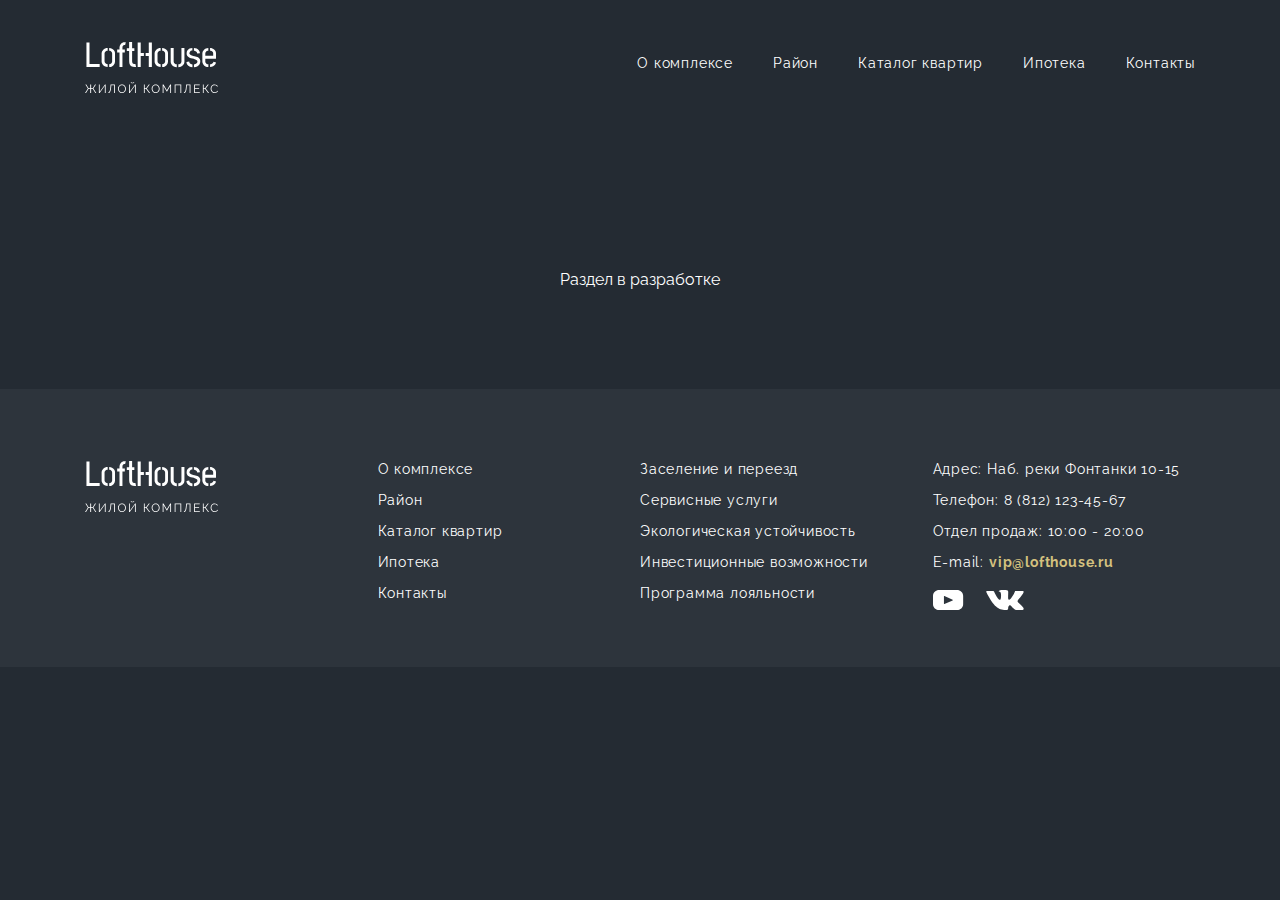
<file: html/service.html>
<!DOCTYPE html>
<html lang="ru">

<head>
  <meta charset="UTF-8">
  <meta name="viewport" content="width=device-width, initial-scale=1.0">
  <title>Сервисные услуги в ЖК LoftHouse</title>
  <link rel="icon" type="image/svg+xml" href="./../img/favicon.svg">
  <link rel="icon" type="image/png" href="./../img/favicon.png">
  <link rel="stylesheet" href="./../css/main.css">
  <script defer src="./../libs/phoneMask/mask.js"></script>
  <script defer src="./../libs/phoneMask/mask_list.js"></script>
  <script defer src="./../js/main.js"></script>
</head>

<body>
  <header class="header">
    <div class="header__container container">
      <div class="header__top">
        <a href="./../index.html" aria-label="Перейти на главную страницу сайта">
          <img class="header__logo" src="./../img/logo.svg" alt="Логотип Loft House">
        </a>
        <div class="header__nav">
          <nav class="nav">
            <ul class="nav__list">
              <li><a href="./../html/about.html">О&nbsp;комплексе</a></li>
              <li><a href="./../html/district.html">Район</a></li>
              <li><a href="./../html/catalog.html">Каталог квартир</a></li>
              <li><a href="./../html/mortgage.html">Ипотека</a></li>
              <li><a href="./../html/contacts.html">Контакты</a></li>
            </ul>
          </nav>
        </div>

        <div class="header__nav-btn">
          <button class="nav-icon-btn nav-icon" aria-label="Открыть меню"></button>
        </div>
      </div>
    </div>
  </header>

  <main>
    <div class="dev">
      Раздел в разработке
    </div>
  </main>

  <footer class="footer">
    <div class="container">
      <div class="footer__grid">
        <div class="footer__logo">
          <a href="./../index.html" aria-label="Перейти на главную страницу сайта">
            <img src="./../img/logo.svg" alt="Логотип Loft House">
          </a>
        </div>
        <nav class="footer__nav">
          <ul class="footer__nav-list">
            <li class="footer__nav-item"><a href="./../html/about.html">О&nbsp;комплексе</a></li>
            <li class="footer__nav-item"><a href="./../html/district.html">Район</a></li>
            <li class="footer__nav-item"><a href="./../html/catalog.html">Каталог квартир</a></li>
            <li class="footer__nav-item"><a href="./../html/mortgage.html">Ипотека</a></li>
            <li class="footer__nav-item"><a href="./../html/contacts.html">Контакты</a></li>
          </ul>
          <ul class="footer__nav-list">
            <li class="footer__nav-item"><a href="./../html/moving.html">Заселение и&nbsp;переезд</a></li>
            <li class="footer__nav-item"><a href="./../html/service.html">Сервисные услуги</a></li>
            <li class="footer__nav-item"><a href="./../html/ecology.html">Экологическая устойчивость</a></li>
            <li class="footer__nav-item"><a href="./../html/investments.html">Инвестиционные возможности</a></li>
            <li class="footer__nav-item"><a href="./../html/loyalty.html">Программа лояльности </a></li>
          </ul>
        </nav>
        <div class="footer__contacts">
          <ul class="footer__address">
            <li class="footer__address-item">
              Адрес: Наб. реки Фонтанки 10-15
            </li>
            <li class="footer__address-item">
              Телефон: <a href="tel:+78121234567" aria-label="Позвонить в отдел продаж Loft House">8 (812) 123-45-67</a>
            </li>
            <li class="footer__address-item">
              Отдел продаж: 10:00 - 20:00
            </li>
            <li class="footer__address-item">
              E-mail: <a class="link-bold" href="mailto:vip@lofthouse.ru"
                aria-label="Написать e-mail">vip@lofthouse.ru</a>
            </li>
          </ul>
          <ul class="footer__socials social">
            <li>
              <a class="social__link" href="http://www.youtube.com" aria-label="Перейти на youtube канал Loft House">
                <svg class="social__icon" width="31" height="20" viewBox="0 0 31 20" xmlns="http://www.w3.org/2000/svg">
                  <path
                    d="M23.8927 0H6.26295C2.80401 0 0 2.62807 0 5.86998V14.13C0 17.3719 2.80401 20 6.26295 20H23.8927C27.3517 20 30.1557 17.3719 30.1557 14.13V5.86998C30.1557 2.62807 27.3517 0 23.8927 0ZM19.6571 10.4019L11.4111 14.088C11.1914 14.1862 10.9376 14.036 10.9376 13.8079V6.20534C10.9376 5.97396 11.1981 5.82399 11.4182 5.92859L19.6643 9.84507C19.9094 9.9615 19.9052 10.291 19.6571 10.4019Z" />
                </svg>
              </a>
            </li>
            <li>
              <a class="social__link" href="http://vk.ru" aria-label="Перейти в группу в ВК Loft House">
                <svg class="social__icon" width="38" height="20" viewBox="0 0 38 20" xmlns="http://www.w3.org/2000/svg">
                  <path
                    d="M37.483 18.0622C37.4377 17.9707 37.3955 17.8948 37.3563 17.834C36.7074 16.7387 35.4673 15.3942 33.6369 13.8002L33.5982 13.7637L33.5788 13.7458L33.5593 13.7275H33.5396C32.7089 12.9852 32.1828 12.4861 31.9625 12.2306C31.5594 11.7439 31.4691 11.2512 31.6894 10.752C31.8451 10.3749 32.4297 9.57835 33.442 8.3614C33.9745 7.71645 34.3962 7.19955 34.7076 6.81011C36.9537 4.01144 37.9275 2.22306 37.6287 1.44425L37.5127 1.26225C37.4348 1.15269 37.2336 1.05245 36.9094 0.961035C36.5844 0.869813 36.1691 0.854728 35.6627 0.915521L30.0546 0.95183C29.9638 0.921657 29.834 0.92447 29.665 0.961035C29.4962 0.997601 29.4118 1.01595 29.4118 1.01595L29.3142 1.06165L29.2367 1.11657C29.1718 1.15288 29.1003 1.21674 29.0224 1.30803C28.9448 1.39899 28.88 1.50575 28.8281 1.6274C28.2176 3.09967 27.5234 4.46851 26.7443 5.73386C26.2639 6.48838 25.8227 7.14227 25.4199 7.69593C25.0175 8.2494 24.68 8.65718 24.4075 8.91858C24.1347 9.18022 23.8885 9.38984 23.6674 9.54818C23.4466 9.70659 23.2781 9.77352 23.1614 9.74904C23.0444 9.72455 22.9342 9.70026 22.83 9.67597C22.6483 9.5664 22.5022 9.41739 22.3921 9.22881C22.2815 9.04023 22.207 8.80287 22.168 8.51693C22.1293 8.2308 22.1064 7.98469 22.0998 7.77776C22.0938 7.57109 22.0965 7.27875 22.1097 6.90159C22.1232 6.52424 22.1293 6.26892 22.1293 6.13506C22.1293 5.67262 22.1389 5.17074 22.1582 4.62929C22.1779 4.08784 22.1937 3.65883 22.207 3.34278C22.2203 3.02641 22.2264 2.6917 22.2264 2.33883C22.2264 1.98596 22.2035 1.70922 22.1582 1.50837C22.1135 1.30777 22.0448 1.11305 21.9543 0.924278C21.8632 0.735697 21.7299 0.589819 21.5551 0.486259C21.3798 0.382827 21.162 0.300747 20.9028 0.239761C20.2146 0.0938189 19.3384 0.0148707 18.2736 0.00259691C15.8591 -0.0216949 14.3076 0.124439 13.6196 0.440808C13.347 0.574476 13.1003 0.757112 12.8797 0.98814C12.646 1.25592 12.6134 1.40206 12.7821 1.4261C13.5611 1.53547 14.1126 1.79712 14.4372 2.21078L14.5542 2.42999C14.6452 2.58814 14.736 2.86813 14.827 3.26959C14.9177 3.67104 14.9763 4.11513 15.0021 4.60161C15.0669 5.48998 15.0669 6.25044 15.0021 6.88305C14.9371 7.51592 14.8757 8.00859 14.8171 8.36146C14.7585 8.71433 14.671 9.00027 14.5542 9.21922C14.4372 9.43823 14.3594 9.57209 14.3204 9.62067C14.2815 9.66926 14.249 9.69988 14.2232 9.71189C14.0545 9.7725 13.879 9.80337 13.6973 9.80337C13.5154 9.80337 13.2949 9.7181 13.0353 9.54767C12.7757 9.37724 12.5064 9.14315 12.2272 8.845C11.9481 8.54678 11.6332 8.13005 11.2826 7.59474C10.9322 7.05942 10.5687 6.42675 10.1922 5.69672L9.88071 5.16729C9.68598 4.82669 9.41998 4.33075 9.08243 3.67993C8.74468 3.02884 8.44615 2.39904 8.18662 1.79066C8.08288 1.53515 7.92703 1.34063 7.71935 1.20677L7.62188 1.15185C7.55709 1.10327 7.45308 1.05168 7.31039 0.996706C7.1675 0.941794 7.0184 0.902415 6.86249 0.878187L1.52685 0.914498C0.981621 0.914498 0.611676 1.03027 0.416881 1.26149L0.338923 1.37086C0.299978 1.43178 0.280334 1.52908 0.280334 1.663C0.280334 1.79686 0.31928 1.96115 0.397238 2.15568C1.17614 3.87145 2.02318 5.52617 2.93836 7.12009C3.85354 8.71402 4.64882 9.99796 5.32371 10.9708C5.99873 11.9443 6.68679 12.8631 7.38787 13.7268C8.08895 14.5907 8.55302 15.1444 8.78008 15.3876C9.00741 15.6313 9.18597 15.8135 9.31576 15.9351L9.80268 16.3731C10.1142 16.6652 10.5718 17.015 11.1754 17.4225C11.7793 17.8303 12.4478 18.2317 13.1812 18.6275C13.9148 19.0226 14.7683 19.3451 15.7421 19.5944C16.7157 19.8441 17.6633 19.9442 18.5851 19.8959H20.8246C21.2788 19.8591 21.6229 19.7253 21.8567 19.4943L21.9342 19.4028C21.9863 19.3302 22.0351 19.2173 22.0801 19.0655C22.1257 18.9134 22.1483 18.7459 22.1483 18.5636C22.135 18.0405 22.1775 17.5691 22.2746 17.1493C22.3717 16.7297 22.4823 16.4134 22.606 16.2003C22.7297 15.9874 22.8692 15.8078 23.0246 15.6622C23.1802 15.5162 23.2911 15.4278 23.3562 15.3974C23.4208 15.3668 23.4725 15.346 23.5114 15.3335C23.823 15.2362 24.1896 15.3305 24.612 15.6167C25.0339 15.9026 25.4297 16.2557 25.8 16.6753C26.17 17.0953 26.6145 17.5665 27.1337 18.0896C27.6532 18.6129 28.1075 19.0018 28.4968 19.2577L28.8861 19.4767C29.1461 19.6229 29.4837 19.7567 29.8992 19.8784C30.3139 20 30.6773 20.0304 30.9894 19.9696L35.9743 19.8967C36.4673 19.8967 36.851 19.8202 37.1231 19.6684C37.3958 19.5163 37.5578 19.3488 37.6101 19.1665C37.6622 18.9841 37.665 18.7771 37.6199 18.5457C37.5738 18.3148 37.5283 18.1534 37.483 18.0622Z" />
                </svg>
              </a>
            </li>
          </ul>
        </div>
      </div>
    </div>
  </footer>
</body>

</html>
</file>
<file: libs/youtubeLightbox/youtubeLightbox.css>
/* Parent element can be any width and height */
.youtubelightbox{
    z-index: 999;
	position: fixed;
	width: 100%; /* can be any width */
	height: 100%;
	left: 0;
	top: 0;
	display: none;
	text-align: center;
}

.youtubelightbox:before{ /* pseudo element to force vertical centering of child element */
	content: '';
	display: inline-block;
	height: 100%;
	vertical-align: middle;
}

.youtubelightbox:after{ /* pseudo element to create overlay */
	background: black;
	content: '';
	position: absolute;
	width: 100%;
	height: 100%;
	top: 0;
	left: 0;
	opacity: 0.8;
	z-index: 10;
}

/* Centered child element can be any width and height */
.youtubelightbox__centeredchild{
	position: relative; /* position element to participate in z-indexing */
	z-index: 20; /* higher z-index than overlay */
	display: inline-block;
	vertical-align: middle;
	width: 80%; /* can be any width */
}

/* Video container to maintain Youtube 16:9 aspect ratio */
.youtubelightbox__videowrapper{
	position: relative;
	padding-top: 25px;
	padding-bottom: 56.25%; /* 16:9 aspect ratio */
	height: 0;
}

/* Make Youtube IFRAME responsive */
.youtubelightbox__videowrapper iframe {
	position: absolute;
	top: 0;
	left: 0;
	width: 100%;
	height: 100%;
}
</file>
<file: css/main.css>
/* Reset and base styles  */
* {
  padding: 0px;
  margin: 0px;
  border: none;
}

*,
*::before,
*::after {
  box-sizing: border-box;
}

/* Links */
a, a:link, a:visited {
  text-decoration: none;
}

a:hover {
  text-decoration: none;
}

/* Common */
aside, nav, footer, header, section, main {
  display: block;
}

h1, h2, h3, h4, h5, h6, p {
  font-size: inherit;
  font-weight: inherit;
}

ul, ul li {
  list-style: none;
}

img {
  vertical-align: top;
}

img, svg {
  max-width: 100%;
  height: auto;
}

address {
  font-style: normal;
}

/* Form */
input, textarea, button, select {
  font-family: inherit;
  font-size: inherit;
  color: inherit;
  background-color: transparent;
}

input::-ms-clear {
  display: none;
}

button, input[type=submit] {
  display: inline-block;
  box-shadow: none;
  background-color: transparent;
  background: none;
  cursor: pointer;
}

input:focus, input:active,
button:focus, button:active {
  outline: none;
}

button::-moz-focus-inner {
  padding: 0;
  border: 0;
}

label {
  cursor: pointer;
}

legend {
  display: block;
}

@font-face {
  font-family: "Raleway";
  src: local("Raleway-Regular"), url("../fonts/RalewayRegular.woff2") format("woff2"), url("../fonts/RalewayRegular.woff") format("woff");
  font-weight: 400;
  font-style: normal;
  font-display: swap;
}
@font-face {
  font-family: "Raleway";
  src: local("Raleway-Bold"), url("../fonts/RalewayBold.woff2") format("woff2"), url("../fonts/RalewayBold.woff") format("woff");
  font-weight: 700;
  font-style: normal;
  font-display: swap;
}
@font-face {
  font-family: "PlayfairDisplay";
  src: local("PlayfairDisplay-Bold"), url("../fonts/PlayfairDisplayBold.woff2") format("woff2"), url("../fonts/PlayfairDisplayBold.woff") format("woff");
  font-weight: 700;
  font-style: normal;
  font-display: swap;
}
@font-face {
  font-family: "Roboto";
  src: local("Roboto-Light"), url("../fonts/RobotoLight.woff2") format("woff2"), url("../fonts/RobotoLight.woff") format("woff");
  font-weight: 300;
  font-style: normal;
  font-display: swap;
}
body {
  font-family: "Raleway", sans-serif;
  background-color: #242B33;
  color: #fff;
  font-size: 16px;
}
@media screen and (max-width: 959px) {
  body {
    font-size: 14px;
  }
}

a {
  color: #fff;
  transition: color 0.2s ease-in;
}
a:hover:not(:focus-visible) {
  color: #D4C17F;
}
a:focus-visible {
  outline: none;
}
a:focus-visible:not(:hover) {
  outline: solid #D4C17F 1px;
  outline-offset: 5px;
}

button:focus-visible {
  outline: none;
}
button:focus-visible:not(:hover) {
  outline: solid #D4C17F 1px;
  outline-offset: 5px;
}

.container {
  margin: 0 auto;
  padding: 0 15px;
  max-width: 1140px;
}
.container_min {
  max-width: 840px;
}

.visually-hidden {
  height: 1px;
  width: 1px;
  overflow: hidden;
  position: absolute;
  clip: rect(1px 1px 1px 1px);
  /* IE6, IE7 */
  clip: rect(1px, 1px, 1px, 1px);
  -webkit-clip-path: inset(50%);
          clip-path: inset(50%);
  white-space: nowrap;
}

.none {
  display: none !important;
}

.title-main {
  text-align: center;
  font-size: 48px;
  font-family: "PlayfairDisplay", serif;
  color: #D4C17F;
  font-weight: 700;
}
@media screen and (max-width: 959px) {
  .title-main {
    font-size: 32px;
  }
}

.title-section {
  font-size: 36px;
  font-family: "PlayfairDisplay", serif;
  color: #D4C17F;
  font-weight: 700;
}
@media screen and (max-width: 959px) {
  .title-section {
    font-size: 28px;
  }
}

.title-item {
  font-size: 24px;
  font-family: "PlayfairDisplay", serif;
  color: #D4C17F;
  font-weight: 700;
}
@media screen and (max-width: 959px) {
  .title-item {
    font-size: 22px;
  }
}

.link-bold {
  color: #D4C17F;
  font-weight: 700;
}

.no-scroll {
  overflow-y: hidden;
}

.dev {
  text-align: center;
  padding: 100px;
}

.header {
  padding-top: 30px;
  padding-bottom: 74px;
}
@media screen and (max-width: 959px) {
  .header {
    min-height: unset;
  }
}
.header_main {
  min-height: 840px;
  background: linear-gradient(180deg, #242b33 12%, rgba(45, 52, 60, 0.38) 51%, #242b33 92%), url("./../img/header/header-bg.jpg");
  background-size: cover;
  background-repeat: no-repeat;
}
.header__container {
  min-height: inherit;
  display: flex;
  flex-direction: column;
  justify-content: space-between;
}
.header__top {
  display: flex;
  justify-content: space-between;
  align-items: center;
}
.header__top_mobile .header__logo {
  margin-bottom: 50px;
}
.header__top_mobile {
  position: fixed;
  display: flex;
  flex-direction: column;
  align-items: center;
  justify-content: flex-start;
  background-color: #242B33;
  top: 0;
  left: 0;
  width: 100%;
  height: 100%;
  z-index: 100;
  padding-top: 40px;
  padding-bottom: 40px;
}
.header__top_mobile .header__nav {
  display: block;
}
.header__top_mobile .nav__list {
  flex-direction: column;
  align-items: center;
  row-gap: 30px;
}
.header__top_mobile .header__nav-btn {
  position: fixed;
  top: 50px;
  right: 15px;
}
@media screen and (max-width: 959px) {
  .header__nav {
    display: none;
  }
}
.header__nav-btn {
  display: none;
}
@media screen and (max-width: 959px) {
  .header__nav-btn {
    display: block;
  }
}
.header__title {
  position: relative;
  margin: 0 auto;
  padding-top: 50px;
  padding-bottom: 171px;
}
@media screen and (max-width: 959px) {
  .header__title {
    padding-bottom: 130px;
  }
}
.header__title_index {
  max-width: 556px;
}
.header__title-scroll {
  width: 40px;
  height: 40px;
  background-image: url("./../img/header/mouse.svg");
  background-repeat: no-repeat;
  background-position: center center;
  position: absolute;
  bottom: 50px;
  left: 50%;
  transform: translate(-50%, 0);
  transition: transform 0.3s ease-in-out;
}
.header__title-scroll:hover {
  transform: translate(-50%, 20%);
}
.header__footer {
  display: grid;
  grid-template-columns: repeat(2, 1fr);
  justify-content: center;
  gap: 98px;
}
@media screen and (max-width: 959px) {
  .header__footer {
    display: flex;
    flex-direction: column;
    align-items: center;
    row-gap: 30px;
  }
}

.nav {
  font-size: 14px;
  letter-spacing: 0.05rem;
}
.nav__list {
  display: flex;
  gap: 40px;
}

.nav-icon-btn {
  --time: 0.1s;
  --width: 40px;
  --height: 30px;
  --line-height: 1px;
  --line-margin: 2;
  --color: #fff;
  height: var(--height);
  width: var(--width);
  display: flex;
  justify-content: center;
  align-items: center;
}

.nav-icon {
  position: relative;
  width: var(--width);
  height: var(--line-height);
  background-color: var(--color);
}

.nav-icon::before,
.nav-icon::after {
  content: "";
  display: block;
  position: absolute;
  left: 0;
  width: var(--width);
  height: var(--line-height);
  background-color: var(--color);
  transition: transform var(--time) ease-in, top var(--time) linear var(--time);
}

.nav-icon::before {
  top: calc(var(--line-height) * -8);
}

.nav-icon::after {
  top: calc(var(--line-height) * 8);
}

.nav-icon.nav-icon_active {
  background-color: transparent;
}

.nav-icon.nav-icon_active::before,
.nav-icon.nav-icon_active::after {
  top: 0;
  transition: top var(--time) linear, transform var(--time) ease-in var(--time);
}

.nav-icon.nav-icon_active::before {
  transform: rotate(45deg);
}

.nav-icon.nav-icon_active::after {
  transform: rotate(-45deg);
}

.info {
  position: relative;
  font-size: 18px;
  width: -moz-max-content;
  width: max-content;
}
.info:first-child {
  justify-self: end;
}
.info_address, .info_phone {
  padding-left: 35px;
}
.info_address::before, .info_phone::before {
  content: "";
  position: absolute;
  left: 0;
  top: -2px;
  width: 21px;
  height: 21px;
  background-repeat: no-repeat;
  background-position: right;
}
@media screen and (max-width: 959px) {
  .info_address, .info_phone {
    padding-left: 30px;
  }
}
.info_address::before {
  background-image: url("./../img/header/map.svg");
}
.info_phone::before {
  background-image: url("./../img/header/phone.svg");
}
@media screen and (max-width: 959px) {
  .info {
    font-size: 14px;
  }
}

.card {
  display: inline-block;
  position: relative;
  overflow: hidden;
}
.card::before {
  content: "";
  position: absolute;
  z-index: 6;
  left: 0;
  top: 0;
  width: 100%;
  height: 100%;
  background: linear-gradient(180deg, #242B33 0%, rgba(36, 43, 51, 0) 0.01%, #242B33 100%);
}
.card::after {
  content: "";
  opacity: 0;
  z-index: 7;
  position: absolute;
  left: 15px;
  top: 15px;
  right: 15px;
  bottom: 15px;
  border: 3px double #D4C17F;
  transition: opacity 0.2s ease-in;
}
.card:hover::after {
  opacity: 1;
}
.card__descr {
  position: absolute;
  display: flex;
  flex-direction: column;
  gap: 15px;
  z-index: 10;
  left: 50px;
  right: 50px;
  bottom: 44px;
}
.card__title {
  font-size: 24px;
  transition: color 0.2s ease-in;
}
@media screen and (max-width: 959px) {
  .card__title {
    font-size: 20px;
    left: 30px;
    bottom: 30px;
    right: 30px;
  }
}
.card:hover .card__title {
  color: #D4C17F;
}
.card__btn.form__btn {
  width: -moz-max-content;
  width: max-content;
  height: -moz-max-content;
  height: max-content;
  z-index: 10;
}
@media screen and (max-width: 639px) {
  .card__btn.form__btn {
    font-size: 14px;
    padding: 7px 7px;
  }
}
.card__img {
  position: relative;
  z-index: 5;
  transition: all 0.2s ease-in;
}
.card:hover .card__img {
  transform: scale(1.1);
  filter: contrast(110%) brightness(1.2) saturate(1.2);
}

.form__input {
  height: 50px;
  padding: 12px;
  text-align: center;
  background-color: rgba(255, 255, 255, 0.2);
  color: #fff;
  font-size: 14px;
  transition: background-color 0.2s ease-in;
}
.form__input::-moz-placeholder {
  color: #BEBEBE;
}
.form__input::placeholder {
  color: #BEBEBE;
}
.form__input:hover {
  background-color: rgba(255, 255, 255, 0.3);
}
.form__input:focus {
  background-color: rgba(255, 255, 255, 0.25);
}
.form__privacy {
  font-size: 13px;
  line-height: 1.23;
  color: #E7E7E7;
  text-align: center;
  align-self: center;
}
@media screen and (max-width: 959px) {
  .form__privacy_bottom {
    grid-row: 4/5;
  }
}
.form__btn {
  height: 50px;
  font-size: 16px;
  color: #fff;
  font-weight: 700;
  text-align: center;
  padding: 12px;
  background-color: #D4C17F;
  transition: background-color 0.2s ease-in;
}
.form__btn:hover {
  background-color: #e5ca6e;
}

.section-map {
  position: relative;
  padding: 180px 0;
}
.section-map_index::before {
  content: "V";
  right: calc(50% + 555px);
  transform: translate(50%, 0%);
  line-height: 1;
  position: absolute;
  top: 0;
  z-index: -1;
  opacity: 0.02;
  font-size: 400px;
  font-family: "PlayfairDisplay", serif;
  top: 180px;
}
@media screen and (max-width: 959px) {
  .section-map {
    padding: 80px 0;
  }
}
.section-map__title {
  margin-bottom: 88px;
}
@media screen and (max-width: 959px) {
  .section-map__title {
    margin-bottom: 44px;
  }
}

.map {
  height: 358px;
  background-color: #626262;
}

[class*=copyrights-promo] {
  opacity: 0;
  transition: opacity 0.2s ease-in;
}

.map:hover [class*=copyrights-promo] {
  opacity: 1;
}

[class*=gototech] {
  display: none !important;
}

[class*=ground-pane] {
  filter: grayscale(1) sepia(10%) invert(100%);
}

/* Baloon */
[class*=balloon__layout],
[class*=balloon__content] {
  background-color: #242b33 !important;
  color: #fff !important;
}

[class*=balloon__tail]::after {
  background-color: #242b33 !important;
}

[class*=balloon_layout_panel] {
  background-color: #242b33 !important;
}

[class*=balloon__layout],
[class*=balloon__content] a {
  color: #D4C17F !important;
}

[class*=balloon__close-button] {
  background: url("./../img/map/cross.svg") 50% no-repeat !important;
  width: 15px !important;
  height: 15px !important;
  margin: 10px 7px;
}

.feedback {
  padding-bottom: 180px;
}
@media screen and (max-width: 959px) {
  .feedback {
    padding-bottom: 60px;
  }
}
.feedback__title {
  margin-bottom: 38px;
}
@media screen and (max-width: 959px) {
  .feedback__title {
    margin-bottom: 19px;
  }
}
.feedback__form {
  display: grid;
  grid-template-columns: repeat(4, 1fr);
  gap: 35px 30px;
}
@media screen and (max-width: 959px) {
  .feedback__form {
    grid-template-columns: 1fr;
  }
}

.footer {
  background-color: #2D343C;
  padding-top: 72px;
  padding-bottom: 51px;
  font-size: 14px;
  letter-spacing: 0.05rem;
}
@media screen and (max-width: 959px) {
  .footer {
    padding-top: 36px;
    padding-bottom: 25px;
  }
}
.footer__grid {
  display: grid;
  grid-template-columns: 1fr 2fr 1fr;
  gap: 30px;
}
@media screen and (max-width: 959px) {
  .footer__grid {
    grid-template-columns: repeat(auto-fit, minmax(290px, 1fr));
    grid-template-rows: 1fr 2fr;
    gap: 40px 30px;
  }
}
.footer__logo {
  position: relative;
  top: -12px;
}
.footer__nav {
  display: grid;
  grid-template-columns: repeat(2, 1fr);
}
@media screen and (max-width: 959px) {
  .footer__nav {
    display: block;
    grid-row: 1/3;
  }
}
.footer__nav-list:not(:last-child) {
  margin-bottom: 15px;
}
.footer__nav-item:not(:last-child) {
  margin-bottom: 15px;
}
.footer__address {
  margin-bottom: 20px;
}
.footer__address-item:not(:last-child) {
  margin-bottom: 15px;
}

.social {
  display: flex;
  align-items: center;
  gap: 22px;
}
.social__icon {
  fill: #fff;
  transition: all 0.3 ease-in-out;
}
.social__link:hover .social__icon {
  fill: #D4C17F;
  scale: 1.3;
}

.benefits {
  position: relative;
  padding: 120px 0;
  overflow: hidden;
}
@media screen and (max-width: 959px) {
  .benefits {
    padding: 60px 0;
  }
}
.benefits::after {
  content: "II";
  left: calc(50% + 555px);
  transform: translate(-50%, 0%);
  line-height: 1.15;
  position: absolute;
  top: 0;
  z-index: -1;
  opacity: 0.02;
  font-size: 400px;
  font-family: "PlayfairDisplay", serif;
}
.benefits__list {
  display: flex;
  justify-content: center;
  -moz-column-gap: 70px;
       column-gap: 70px;
}
@media screen and (max-width: 959px) {
  .benefits__list {
    display: grid;
    grid-template-columns: repeat(auto-fit, minmax(290px, 1fr));
    gap: 40px 30px;
  }
}
.benefits__item {
  text-align: center;
  padding: 0;
}
.benefits__item-img {
  margin-bottom: 53px;
}
@media screen and (max-width: 959px) {
  .benefits__item-img {
    width: 60px;
    height: 60px;
    margin-bottom: 20px;
  }
}
.benefits__item-text {
  font-size: 20px;
  line-height: 1.35;
  font-family: "Roboto", sans-serif;
  font-weight: 300;
}
@media screen and (max-width: 959px) {
  .benefits__item-text {
    font-size: 16px;
  }
}

.apartments {
  position: relative;
}
.apartments::before {
  content: "III";
  right: calc(50% + 555px);
  transform: translate(50%, 0%);
  line-height: 1;
  position: absolute;
  top: 0;
  z-index: -1;
  opacity: 0.02;
  font-size: 400px;
  font-family: "PlayfairDisplay", serif;
}
.apartments__title {
  margin-bottom: 88px;
}
@media screen and (max-width: 959px) {
  .apartments__title {
    margin-bottom: 44px;
  }
}
.apartments__list {
  display: grid;
  grid-template-columns: repeat(2, 1fr);
  gap: 30px;
}
@media screen and (max-width: 959px) {
  .apartments__list {
    grid-template-columns: repeat(auto-fit, minmax(290px, 1fr));
  }
}
.apartments__item {
  display: inline-block;
}

.cta {
  padding: 180px 0;
  background: linear-gradient(180deg, #242B33 10.42%, rgba(36, 43, 51, 0) 50.52%, #242B33 90.1%), linear-gradient(0deg, rgba(36, 43, 51, 0.9) 50.52%, rgba(36, 43, 51, 0.9)), url("./../img/cta/cta-bg.jpg");
  background-repeat: no-repeat;
  background-size: cover;
}
@media screen and (max-width: 959px) {
  .cta {
    padding: 60px 0;
  }
}
.cta__title {
  margin-bottom: 17px;
}
.cta__wrapper {
  display: grid;
  grid-template-columns: repeat(2, 1fr);
  gap: 30px;
}
@media screen and (max-width: 959px) {
  .cta__wrapper {
    grid-template-columns: 1fr;
  }
}
.cta__text {
  line-height: 1.5;
}
@media screen and (max-width: 959px) {
  .cta__text {
    font-size: 14px;
  }
}
.cta__form {
  display: grid;
  grid-template-columns: repeat(2, 1fr);
  gap: 35px 30px;
}
@media screen and (max-width: 959px) {
  .cta__form {
    grid-template-columns: 1fr;
  }
}

.video {
  position: relative;
  text-align: center;
  overflow: hidden;
}
.video::before {
  content: "IV";
  left: calc(50% + 555px);
  transform: translate(-50%, 0%);
  line-height: 1.5;
  position: absolute;
  top: 0;
  z-index: -1;
  opacity: 0.02;
  font-size: 400px;
  font-family: "PlayfairDisplay", serif;
}
.video__link {
  position: relative;
  display: inline-block;
  max-width: 720px;
}
.video__link::before {
  content: "";
  position: absolute;
  left: 0;
  top: 0;
  width: 100%;
  height: 100%;
  background-color: rgba(36, 43, 51, 0.8);
  transition: background-color 0.2s ease-in;
}
.video__link:hover::before {
  background-color: rgba(36, 43, 51, 0.7);
}
.video__link:hover .video__icon {
  transform: translate(-50%, -50%) scale(1.2);
  filter: saturate(1.3);
}
.video__icon {
  position: absolute;
  left: 50%;
  top: 50%;
  transform: translate(-50%, -50%);
  transition: all 0.2s ease-in;
}
@media screen and (max-width: 959px) {
  .video__icon {
    width: 80px;
    height: 80px;
  }
}

.about {
  padding: 60px 0;
}
@media screen and (max-width: 639px) {
  .about {
    padding: 30px 0;
  }
}
.about__text:not(:last-child) {
  margin-bottom: 15px;
}

.advantages {
  padding-top: 40px;
}
.advantages__title {
  margin-bottom: 60px;
  padding-left: 30px;
  padding-right: 30px;
  text-align: center;
}
@media screen and (max-width: 639px) {
  .advantages__title {
    margin-bottom: 35px;
    padding: 0;
  }
}
.advantages__list {
  display: grid;
  grid-template-rows: repeat(6, 1fr);
}
@media screen and (max-width: 639px) {
  .advantages__list {
    grid-template-rows: auto;
  }
}
.advantages__item {
  display: grid;
  grid-template-columns: repeat(3, 1fr);
  border: 1px solid #D4C17F;
}
@media screen and (max-width: 639px) {
  .advantages__item {
    grid-template-columns: 1fr;
  }
}
.advantages__item_descr-left {
  grid-template-areas: "descr descr img";
}
@media screen and (max-width: 639px) {
  .advantages__item_descr-left {
    grid-template-areas: "descr" "img";
  }
}
.advantages__item_descr-right {
  grid-template-areas: "img descr descr";
}
@media screen and (max-width: 639px) {
  .advantages__item_descr-right {
    grid-template-areas: "descr" "img";
  }
}
.advantages__item:not(:last-child) {
  margin-bottom: 30px;
}
.advantages__item-title {
  margin-bottom: 15px;
  grid-column: 1/4;
}
.advantages__descr {
  grid-area: descr;
  padding: 50px;
  z-index: 7;
}
@media screen and (max-width: 639px) {
  .advantages__descr {
    padding: 15px;
  }
}
.advantages__img-wrapper {
  position: relative;
  z-index: -1;
  grid-area: img;
  min-height: 258px;
}
.advantages__img-wrapper::before {
  content: "";
  z-index: 6;
  position: absolute;
  left: 0;
  top: 0;
  width: 100%;
  height: 100%;
  background-color: rgba(36, 43, 51, 0.3);
}
.advantages__img {
  width: 100%;
  height: 100%;
  -o-object-fit: cover;
     object-fit: cover;
}
.advantages__item_descr-left .advantages__img {
  filter: drop-shadow(-16px 0 25px #15191d);
}
@media screen and (max-width: 639px) {
  .advantages__item_descr-left .advantages__img {
    filter: none;
  }
}
.advantages__item_descr-right .advantages__img {
  filter: drop-shadow(16px 0 25px #15191d);
}
@media screen and (max-width: 639px) {
  .advantages__item_descr-right .advantages__img {
    filter: none;
  }
}

.district-slider {
  position: relative;
  display: flex;
  justify-content: center;
  align-items: center;
}
.district-slider::before {
  content: "";
  position: absolute;
  z-index: 2;
  left: 0;
  top: 0;
  width: 100%;
  height: 100%;
  background: linear-gradient(180deg, #242B33 2%, rgba(36, 43, 51, 0) 50%, #242B33 100%);
}
.district-slider__title {
  position: absolute;
  z-index: 3;
}
.district-slider__slider {
  width: 100%;
  height: 100%;
}

.slider {
  width: 100%;
  max-width: 2000px;
  min-height: inherit;
}
.slider__img {
  display: none;
  width: 100%;
  height: 100%;
  -o-object-fit: cover;
     object-fit: cover;
}
.slider__img_active {
  display: block;
}

.district {
  background: linear-gradient(180deg, #242b33 12%, rgba(45, 52, 60, 0.38) 51%, #242b33 92%);
}
.district__text {
  font-family: "Roboto", sans-serif;
  color: #E7E7E7;
  line-height: 1.5;
}
@media screen and (max-width: 959px) {
  .district__text {
    font-size: 14px;
  }
}
.district__text:not(:last-child) {
  margin-bottom: 10px;
}

.mortgage-header {
  padding-bottom: 110px;
}
@media screen and (max-width: 959px) {
  .mortgage-header {
    padding-bottom: 60px;
  }
}
.mortgage-header__title {
  margin-bottom: 30px;
}
@media screen and (max-width: 959px) {
  .mortgage-header__title {
    margin-bottom: 15px;
  }
}
.mortgage-header__text {
  line-height: 1.5;
  color: #E7E7E7;
  font-family: "Roboto", sans-serif;
}
.mortgage-header__text:not(:first-child) {
  margin-bottom: 10px;
}

.mortgage-advantages__title {
  margin-bottom: 88px;
}
@media screen and (max-width: 959px) {
  .mortgage-advantages__title {
    margin-bottom: 44px;
  }
}
.mortgage-advantages__list {
  display: grid;
  grid-template-columns: repeat(auto-fit, minmax(290px, 1fr));
  gap: 30px;
}
.mortgage-advantages__item {
  padding: 30px;
  box-shadow: 10px -10px 0.9em #161b20, -10px 10px 0.9em #1e252c;
  border: 1px solid #D4C17F;
}
@media screen and (max-width: 639px) {
  .mortgage-advantages__item {
    padding: 15px;
  }
}
.mortgage-advantages__item-title {
  margin-bottom: 15px;
  font-size: 20px;
}
@media screen and (max-width: 639px) {
  .mortgage-advantages__item-title {
    margin-bottom: 7px;
    font-size: 18px;
  }
}

.mortgage-steps {
  padding-bottom: 160px;
}
@media screen and (max-width: 959px) {
  .mortgage-steps {
    padding-bottom: 70px;
  }
}
@media screen and (max-width: 639px) {
  .mortgage-steps {
    background: linear-gradient(180deg, #242B33 3%, rgba(45, 52, 60, 0.7) 15%, rgba(45, 52, 60, 0.4) 50%, rgba(45, 52, 60, 0.7) 85%, #242B33 97%), linear-gradient(90deg, #242B33 3%, rgba(45, 52, 60, 0.7) 15%, rgba(45, 52, 60, 0.4) 50%, rgba(45, 52, 60, 0.7) 85%, #242B33 97%), url("./../img/mortgage-steps/table.jpg");
    background-repeat: no-repeat;
    background-size: cover;
    background-position: bottom right;
  }
}
.mortgage-steps__title {
  margin-bottom: 88px;
}
@media screen and (max-width: 959px) {
  .mortgage-steps__title {
    margin-bottom: 44px;
  }
}
.mortgage-steps__wrapper {
  display: grid;
  grid-template-columns: 100px 1fr 1fr;
  gap: 30px;
  min-height: 330px;
}
@media screen and (max-width: 639px) {
  .mortgage-steps__wrapper {
    grid-template-columns: 1fr;
    gap: 5px;
    min-height: -moz-max-content;
    min-height: max-content;
  }
}
.mortgage-steps__wrapper::after {
  content: "";
  background: linear-gradient(180deg, #242B33 3%, rgba(45, 52, 60, 0.4) 15%, rgba(45, 52, 60, 0.1) 50%, rgba(45, 52, 60, 0.4) 85%, #242B33 97%), linear-gradient(90deg, #242B33 3%, rgba(45, 52, 60, 0.4) 15%, rgba(45, 52, 60, 0.1) 50%, rgba(45, 52, 60, 0.4) 85%, #242B33 97%), url("./../img/mortgage-steps/table.jpg");
  background-repeat: no-repeat;
  background-size: cover;
  background-position: bottom right;
}
@media screen and (max-width: 639px) {
  .mortgage-steps__wrapper::after {
    display: none;
  }
}
.mortgage-steps__numbers {
  display: flex;
  flex-direction: column;
  flex-wrap: wrap;
  justify-content: space-between;
  gap: 20px;
}
@media screen and (max-width: 639px) {
  .mortgage-steps__numbers {
    flex-direction: row;
    justify-content: flex-start;
  }
}
.mortgage-steps__number {
  font-size: 20px;
  text-align: center;
}
.mortgage-steps__btn {
  padding: 7px 15px;
  border-bottom: 1px solid transparent;
}
.mortgage-steps__btn_active {
  color: #D4C17F;
}
.mortgage-steps__btn:hover {
  border-color: #D4C17F;
}
.mortgage-steps__item {
  display: none;
  padding: 20px;
}
.mortgage-steps__item_active {
  display: block;
}
.mortgage-steps__item-title {
  margin-bottom: 15px;
}

.catalog-header__title {
  margin-bottom: 60px;
}
@media screen and (max-width: 959px) {
  .catalog-header__title {
    margin-bottom: 35px;
  }
}
.catalog-header__text {
  line-height: 1.5;
  color: #E7E7E7;
  font-family: "Roboto", sans-serif;
}
.catalog-header__text:not(:last-child) {
  margin-bottom: 10px;
}

.catalog__apartments {
  padding-top: 120px;
}
.catalog__apartments::before {
  display: none;
}
@media screen and (max-width: 959px) {
  .catalog__apartments {
    padding-top: 60px;
  }
}

.modal {
  position: fixed;
  display: grid;
  align-items: center;
  justify-content: center;
  overflow-y: auto;
  visibility: hidden;
  opacity: 0;
  left: 0;
  top: 0;
  width: 100%;
  height: 100vh;
  z-index: 1000;
  background-color: rgba(3, 3, 3, 0.6);
  transition: opacity 0.3s ease-in, visibility 0.3s ease-in;
}
.modal__box {
  max-width: 550px;
  z-index: 100;
  padding: 15px 15px 15px 30px;
  margin: 20px;
  background-color: #242B33;
  transform: scale(0);
  transition: transform 0.5s ease-in;
}
.modal__header {
  display: flex;
  margin-bottom: 20px;
}
.modal__title {
  margin-right: 20px;
}
.modal__btn-close {
  margin-left: auto;
}
.modal__imgs {
  margin-bottom: 20px;
}
.modal__text {
  line-height: 1.3;
}
.modal__about:not(:last-child) {
  margin-bottom: 24px;
}
.modal__about-title {
  font-size: 18px;
  color: #D4C17F;
  margin-bottom: 4px;
}
@media screen and (max-width: 959px) {
  .modal__about-title {
    font-size: 16px;
  }
}
.modal__item-title {
  color: #D4C17F;
  margin-right: 5px;
}

.modal.open {
  visibility: visible;
  opacity: 1;
}

.modal.open .modal__box {
  transform: scale(1);
}

.contacts-header__title {
  margin-bottom: 60px;
}
@media screen and (max-width: 959px) {
  .contacts-header__title {
    margin-bottom: 35px;
  }
}
.contacts-header__text {
  line-height: 1.5;
}

.contacts-support {
  padding-top: 180px;
  padding-bottom: 180px;
}
@media screen and (max-width: 959px) {
  .contacts-support {
    padding-top: 80px;
    padding-bottom: 80px;
  }
}
.contacts__title {
  margin-bottom: 50px;
}
@media screen and (max-width: 959px) {
  .contacts__title {
    margin-bottom: 35px;
  }
}
.contacts__item:not(:last-child) {
  margin-bottom: 15px;
}
.contacts-item__title {
  margin-bottom: 10px;
}/*# sourceMappingURL=main.css.map */
</file>
